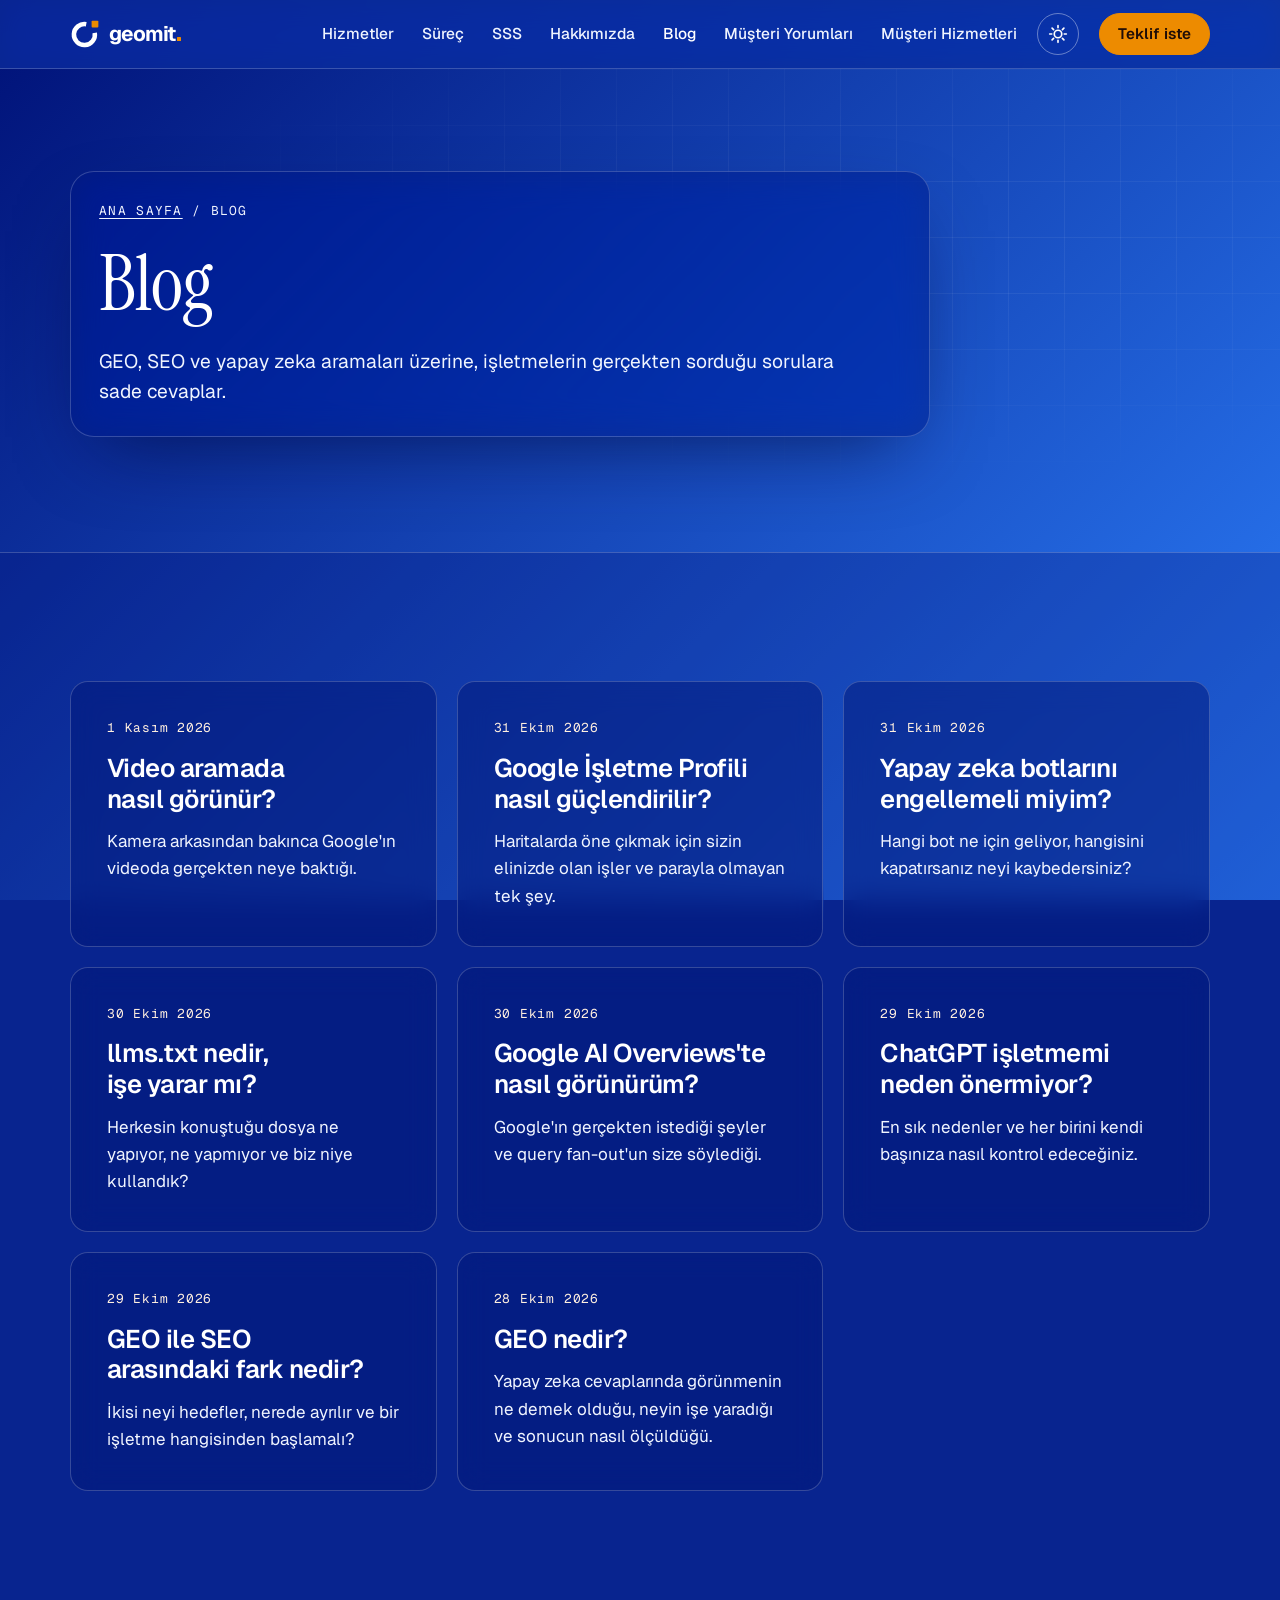
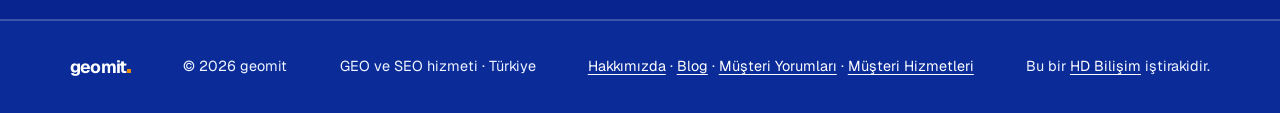
<file: blog/index.html>
<!doctype html>
<html lang="tr">
<head>
<meta charset="utf-8">
<meta name="viewport" content="width=device-width, initial-scale=1, viewport-fit=cover">
<title>Blog | geomit</title>
<meta name="description" content="GEO, SEO ve yapay zeka aramaları üzerine, işletmelerin gerçekten sorduğu sorulara sade cevaplar.">
<link rel="canonical" href="https://geomit.net/blog/">
<meta name="robots" content="index, follow">
<meta name="theme-color" content="#001177">

<!-- Sosyal medyada paylaşım önizlemesi -->
<meta property="og:type" content="website">
<meta property="og:locale" content="tr_TR">
<meta property="og:site_name" content="geomit">
<meta property="og:title" content="Blog | geomit">
<meta property="og:description" content="GEO, SEO ve yapay zeka aramaları üzerine, işletmelerin gerçekten sorduğu sorulara sade cevaplar.">
<meta property="og:url" content="https://geomit.net/blog/">

<link rel="icon" href="../favicon.svg" type="image/svg+xml">
<link rel="preconnect" href="https://fonts.googleapis.com">
<link rel="preconnect" href="https://fonts.gstatic.com" crossorigin>
<link rel="stylesheet" href="https://fonts.googleapis.com/css2?family=Geist:wght@400..700&family=Instrument+Serif:ital@0;1&family=Geist+Mono:wght@400;500&display=swap">
<link rel="stylesheet" href="../style.css?v=20261101c">

<!-- Kayıtlı tema tercihini sayfa çizilmeden uygula (yanıp sönmeyi önler) -->
<script>
  (function () {
    var d = document.documentElement;
    d.classList.add("js");
    try {
      var t = localStorage.getItem("gm-theme");
      if (t === "light" || t === "dark") d.setAttribute("data-theme", t);
    } catch (e) {}
    // Varsayılan palet "Kobalt Şafak" (mavi degrade); eski "Gece Lacivert" adresin sonuna ?palet=lacivert ekleyince
    if (/[?&]palet=lacivert(&|$)/.test(location.search)) d.setAttribute("data-palette", "lacivert");
  })();
</script>
<script src="../main.js?v=20261101c" defer></script>

<!-- Yapılandırılmış veri. SSS metni değişirse FAQPage'i de aynı metinle güncelle. -->
<script type="application/ld+json">
{
  "@context": "https://schema.org",
  "@graph": [
    {
      "@type": "Blog",
      "@id": "https://geomit.net/blog/#blog",
      "name": "geomit Blog",
      "url": "https://geomit.net/blog/",
      "inLanguage": "tr-TR",
      "publisher": {
        "@id": "https://geomit.net/#isletme"
      },
      "blogPost": [
        {
          "@id": "https://geomit.net/blog/video-ile-gorunurluk/#yazi"
        },
        {
          "@id": "https://geomit.net/blog/google-isletme-profili/#yazi"
        },
        {
          "@id": "https://geomit.net/blog/yapay-zeka-botlari/#yazi"
        },
        {
          "@id": "https://geomit.net/blog/llms-txt-nedir/#yazi"
        },
        {
          "@id": "https://geomit.net/blog/google-ai-overviews-gorunmek/#yazi"
        },
        {
          "@id": "https://geomit.net/blog/chatgpt-isletmemi-neden-onermiyor/#yazi"
        },
        {
          "@id": "https://geomit.net/blog/geo-ile-seo-farki/#yazi"
        },
        {
          "@id": "https://geomit.net/blog/geo-nedir/#yazi"
        }
      ]
    },
    {
      "@type": "BreadcrumbList",
      "itemListElement": [
        {
          "@type": "ListItem",
          "position": 1,
          "name": "Ana sayfa",
          "item": "https://geomit.net/"
        },
        {
          "@type": "ListItem",
          "position": 2,
          "name": "Blog",
          "item": "https://geomit.net/blog/"
        }
      ]
    }
  ]
}
</script>
</head>
<body>

<a class="skip" href="#icerik">İçeriğe geç</a>

<!-- ortak:ust -->
<header class="site-header">
  <div class="wrap header-row">
    <a class="logo" href="../" aria-label="geomit ana sayfa">
      <svg class="logo-mark" viewBox="2.8 5.2 40 40" width="30" height="30" aria-hidden="true"><path d="M35.79 23.57A14 14 0 1 1 24.43 12.21" fill="none" stroke="currentColor" stroke-width="6"/><rect x="31.6" y="7.4" width="9" height="9" rx="1.2" fill="var(--orange)"/></svg>
      <span class="logo-word">geomit<span class="logo-dot" aria-hidden="true"></span></span>
    </a>
    <nav aria-label="Ana menü">
      <ul class="nav">
        <li><a href="../#hizmetler">Hizmetler</a></li>
        <li><a href="../#surec">Süreç</a></li>
        <li><a href="../#sss">SSS</a></li>
        <li><a href="../hakkimizda/">Hakkımızda</a></li>
        <li><a href="../blog/" aria-current="page">Blog</a></li>
        <li><a href="../musteri-yorumlari/">Müşteri Yorumları</a></li>
        <li><a href="../musteri-hizmetleri/">Müşteri Hizmetleri</a></li>
      </ul>
    </nav>
    <button class="theme-toggle" type="button" hidden aria-label="Temayı değiştir">
      <svg class="icon-sun" viewBox="0 0 24 24" width="20" height="20" aria-hidden="true"><circle cx="12" cy="12" r="4.5" fill="none" stroke="currentColor" stroke-width="2"/><path d="M12 2v2.5M12 19.5V22M2 12h2.5M19.5 12H22M4.9 4.9l1.8 1.8M17.3 17.3l1.8 1.8M4.9 19.1l1.8-1.8M17.3 6.7l1.8-1.8" stroke="currentColor" stroke-width="2" stroke-linecap="round"/></svg>
      <svg class="icon-moon" viewBox="0 0 24 24" width="20" height="20" aria-hidden="true"><path d="M20 14.5A8.5 8.5 0 0 1 9.5 4a8.5 8.5 0 1 0 10.5 10.5Z" fill="none" stroke="currentColor" stroke-width="2" stroke-linejoin="round"/></svg>
    </button>
    <a class="btn btn-small" href="../#iletisim">Teklif iste</a>
  </div>
</header>
<!-- /ortak:ust -->

<main id="icerik">

  <section class="hero">
    <div class="wrap">
      <div class="hero-text page-head">
        <nav class="crumbs" aria-label="Sayfa yolu" data-reveal><a href="../">Ana sayfa</a> / <span aria-current="page">Blog</span></nav>
        <h1 data-reveal>Blog</h1>
        <p class="lead" data-reveal>GEO, SEO ve yapay zeka aramaları üzerine, işletmelerin gerçekten sorduğu sorulara sade cevaplar.</p>
      </div>
    </div>
  </section>

  <section id="yazilar" class="band">
    <div class="wrap">
      <div class="blog-list">
        <article class="compare-col post-card" data-reveal>
          <time class="post-date" datetime="2026-11-01">1 Kasım 2026</time>
          <h2><a href="video-ile-gorunurluk/">Video aramada nasıl görünür?</a></h2>
          <p>Kamera arkasından bakınca Google'ın videoda gerçekten neye baktığı.</p>
        </article>
        <article class="compare-col post-card" data-reveal>
          <time class="post-date" datetime="2026-10-31">31 Ekim 2026</time>
          <h2><a href="google-isletme-profili/">Google İşletme Profili nasıl güçlendirilir?</a></h2>
          <p>Haritalarda öne çıkmak için sizin elinizde olan işler ve parayla olmayan tek şey.</p>
        </article>
        <article class="compare-col post-card" data-reveal>
          <time class="post-date" datetime="2026-10-31">31 Ekim 2026</time>
          <h2><a href="yapay-zeka-botlari/">Yapay zeka botlarını engellemeli miyim?</a></h2>
          <p>Hangi bot ne için geliyor, hangisini kapatırsanız neyi kaybedersiniz?</p>
        </article>
        <article class="compare-col post-card" data-reveal>
          <time class="post-date" datetime="2026-10-30">30 Ekim 2026</time>
          <h2><a href="llms-txt-nedir/">llms.txt nedir, işe yarar mı?</a></h2>
          <p>Herkesin konuştuğu dosya ne yapıyor, ne yapmıyor ve biz niye kullandık?</p>
        </article>
        <article class="compare-col post-card" data-reveal>
          <time class="post-date" datetime="2026-10-30">30 Ekim 2026</time>
          <h2><a href="google-ai-overviews-gorunmek/">Google AI Overviews'te nasıl görünürüm?</a></h2>
          <p>Google'ın gerçekten istediği şeyler ve query fan-out'un size söylediği.</p>
        </article>
        <article class="compare-col post-card" data-reveal>
          <time class="post-date" datetime="2026-10-29">29 Ekim 2026</time>
          <h2><a href="chatgpt-isletmemi-neden-onermiyor/">ChatGPT işletmemi neden önermiyor?</a></h2>
          <p>En sık nedenler ve her birini kendi başınıza nasıl kontrol edeceğiniz.</p>
        </article>
        <article class="compare-col post-card" data-reveal>
          <time class="post-date" datetime="2026-10-29">29 Ekim 2026</time>
          <h2><a href="geo-ile-seo-farki/">GEO ile SEO arasındaki fark nedir?</a></h2>
          <p>İkisi neyi hedefler, nerede ayrılır ve bir işletme hangisinden başlamalı?</p>
        </article>
        <article class="compare-col post-card" data-reveal>
          <time class="post-date" datetime="2026-10-28">28 Ekim 2026</time>
          <h2><a href="geo-nedir/">GEO nedir?</a></h2>
          <p>Yapay zeka cevaplarında görünmenin ne demek olduğu, neyin işe yaradığı ve sonucun nasıl ölçüldüğü.</p>
        </article>
      </div>
    </div>
  </section>

</main>

<!-- ortak:alt -->
<footer class="site-footer">
  <div class="wrap footer-row">
    <span class="logo-word footer-logo">geomit<span class="logo-dot" aria-hidden="true"></span></span>
    <span>© 2026 geomit</span>
    <span>GEO ve SEO hizmeti · Türkiye</span>
    <span><a class="footer-link" href="../hakkimizda/">Hakkımızda</a> · <a class="footer-link" href="../blog/" aria-current="page">Blog</a> · <a class="footer-link" href="../musteri-yorumlari/">Müşteri Yorumları</a> · <a class="footer-link" href="../musteri-hizmetleri/">Müşteri Hizmetleri</a></span>
    <span>Bu bir <a class="footer-link" href="https://www.hdbilisim.com/" rel="noopener">HD Bilişim</a> iştirakidir.</span>
  </div>
</footer>
<!-- /ortak:alt -->

</body>
</html>
</file>
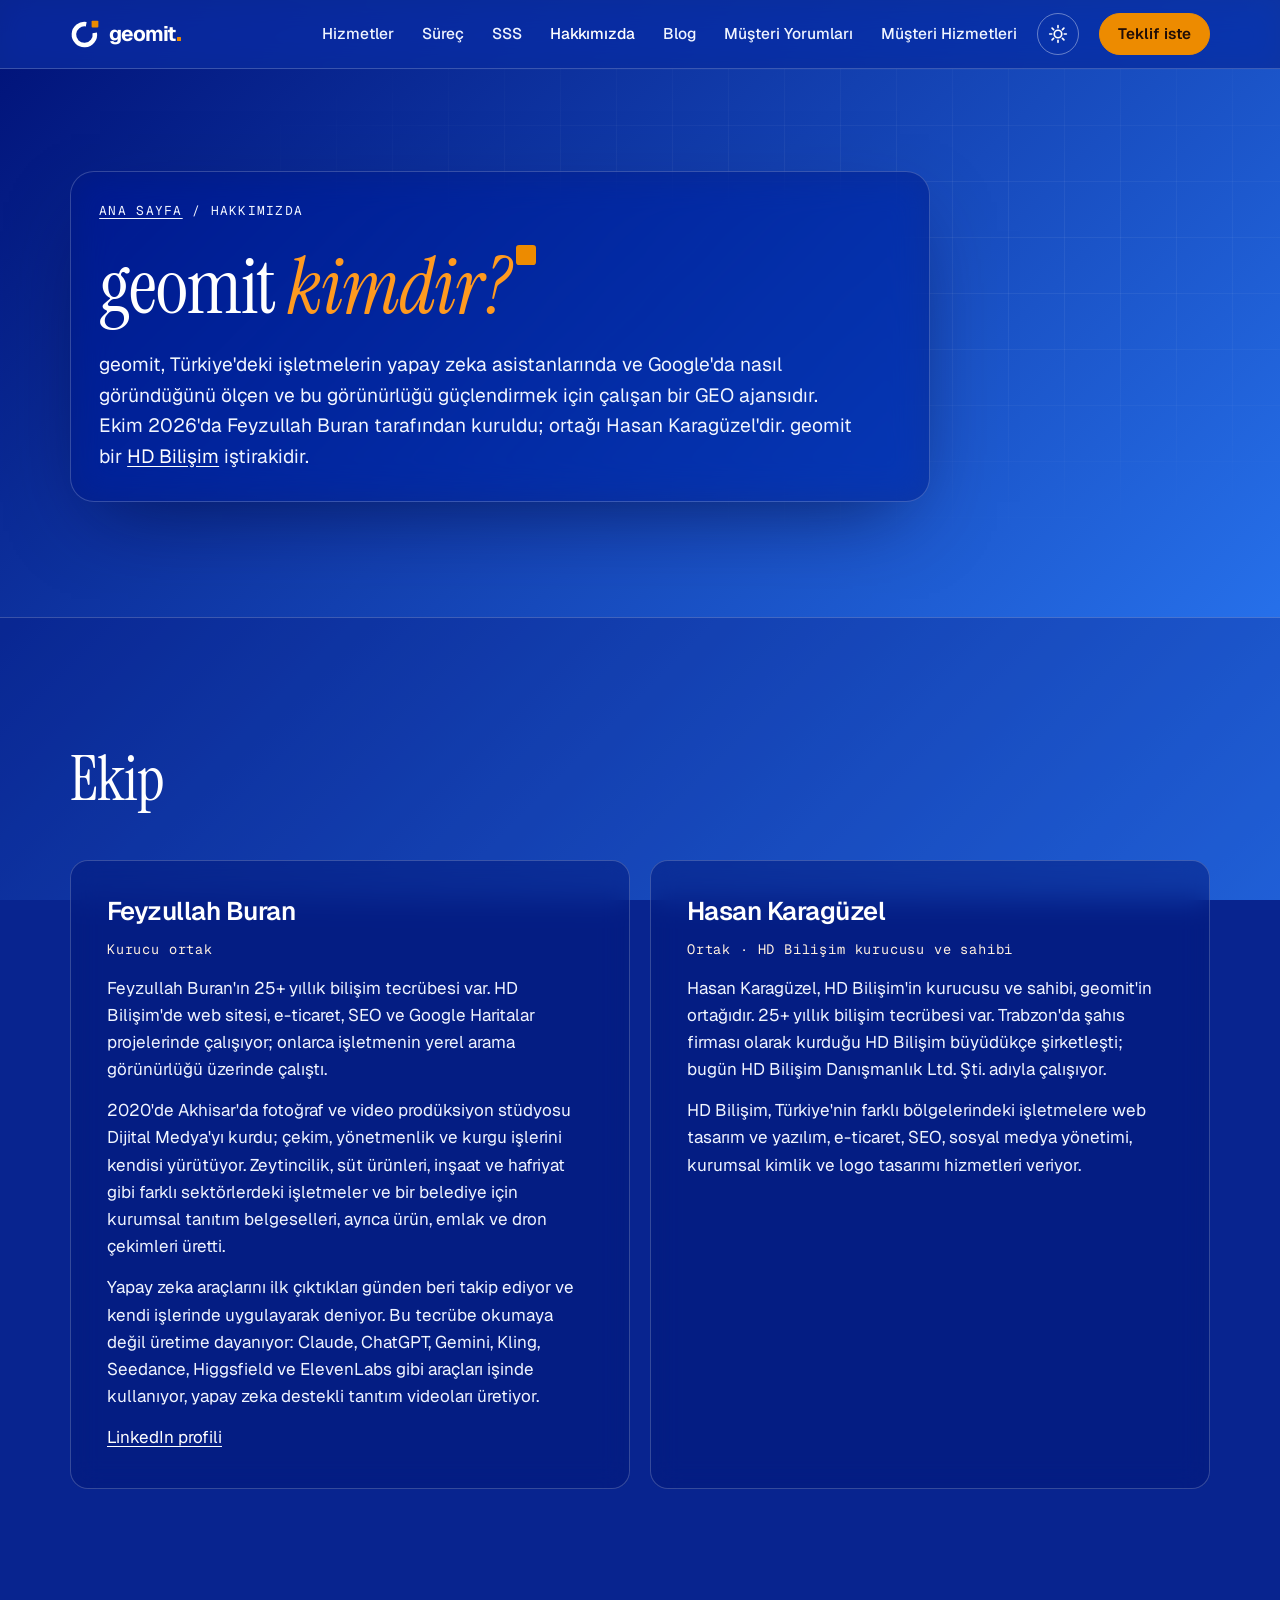
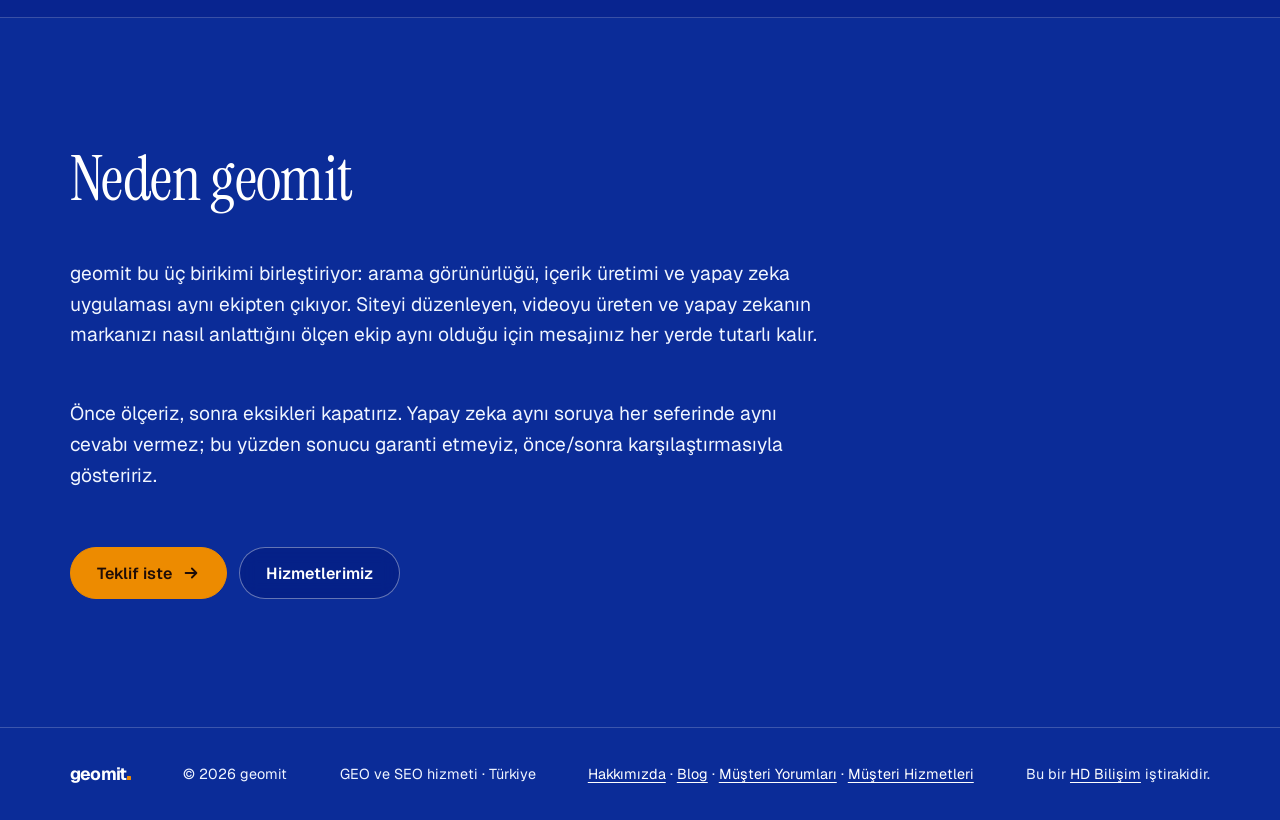
<file: hakkimizda/index.html>
<!doctype html>
<html lang="tr">
<head>
<meta charset="utf-8">
<meta name="viewport" content="width=device-width, initial-scale=1, viewport-fit=cover">
<title>geomit kimdir? | Hakkımızda</title>
<meta name="description" content="geomit, işletmelerin yapay zeka asistanlarında ve Google'da nasıl göründüğünü ölçen bir GEO ajansıdır. Feyzullah Buran tarafından kuruldu; ortağı Hasan Karagüzel'dir.">
<link rel="canonical" href="https://geomit.net/hakkimizda/">
<meta name="robots" content="index, follow">
<meta name="theme-color" content="#001177">

<!-- Sosyal medyada paylaşım önizlemesi -->
<meta property="og:type" content="website">
<meta property="og:locale" content="tr_TR">
<meta property="og:site_name" content="geomit">
<meta property="og:title" content="geomit kimdir? | Hakkımızda">
<meta property="og:description" content="geomit'i kuran ekip: arama görünürlüğü, içerik üretimi ve yapay zeka uygulaması bir arada.">
<meta property="og:url" content="https://geomit.net/hakkimizda/">

<link rel="icon" href="../favicon.svg" type="image/svg+xml">
<link rel="preconnect" href="https://fonts.googleapis.com">
<link rel="preconnect" href="https://fonts.gstatic.com" crossorigin>
<link rel="stylesheet" href="https://fonts.googleapis.com/css2?family=Geist:wght@400..700&family=Instrument+Serif:ital@0;1&family=Geist+Mono:wght@400;500&display=swap">
<link rel="stylesheet" href="../style.css?v=20261101c">

<!-- Kayıtlı tema tercihini sayfa çizilmeden uygula (yanıp sönmeyi önler) -->
<script>
  (function () {
    var d = document.documentElement;
    d.classList.add("js");
    try {
      var t = localStorage.getItem("gm-theme");
      if (t === "light" || t === "dark") d.setAttribute("data-theme", t);
    } catch (e) {}
    // Varsayılan palet "Kobalt Şafak" (mavi degrade); eski "Gece Lacivert" adresin sonuna ?palet=lacivert ekleyince
    if (/[?&]palet=lacivert(&|$)/.test(location.search)) d.setAttribute("data-palette", "lacivert");
  })();
</script>
<script src="../main.js?v=20261101c" defer></script>

<!-- Yapılandırılmış veri: yapay zekanın "geomit kim?" sorusunun cevabı. Unvanlar değişirse burayı da güncelle. -->
<script type="application/ld+json">
{
  "@context": "https://schema.org",
  "@graph": [
    {
      "@type": "AboutPage",
      "@id": "https://geomit.net/hakkimizda/#sayfa",
      "url": "https://geomit.net/hakkimizda/",
      "name": "geomit kimdir?",
      "inLanguage": "tr-TR",
      "isPartOf": { "@id": "https://geomit.net/#site" },
      "about": { "@id": "https://geomit.net/#isletme" },
      "breadcrumb": { "@id": "https://geomit.net/hakkimizda/#yol" }
    },
    {
      "@type": "BreadcrumbList",
      "@id": "https://geomit.net/hakkimizda/#yol",
      "itemListElement": [
        { "@type": "ListItem", "position": 1, "name": "Ana sayfa", "item": "https://geomit.net/" },
        { "@type": "ListItem", "position": 2, "name": "Hakkımızda", "item": "https://geomit.net/hakkimizda/" }
      ]
    },
    {
      "@type": "Person",
      "@id": "https://geomit.net/hakkimizda/#feyzullah-buran",
      "name": "Feyzullah Buran",
      "jobTitle": "Kurucu ortak",
      "url": "https://geomit.net/hakkimizda/",
      "worksFor": { "@id": "https://geomit.net/#isletme" },
      "sameAs": ["https://www.linkedin.com/in/feyzullahburan"]
    },
    {
      "@type": "Person",
      "@id": "https://geomit.net/hakkimizda/#hasan-karaguzel",
      "name": "Hasan Karagüzel",
      "jobTitle": "HD Bilişim kurucusu ve sahibi",
      "url": "https://geomit.net/hakkimizda/",
      "worksFor": [
        { "@id": "https://geomit.net/#isletme" },
        { "@type": "Organization", "name": "HD Bilişim", "url": "https://www.hdbilisim.com/" }
      ]
    }
  ]
}
</script>
</head>
<body>

<a class="skip" href="#icerik">İçeriğe geç</a>

<!-- ortak:ust -->
<header class="site-header">
  <div class="wrap header-row">
    <a class="logo" href="../" aria-label="geomit ana sayfa">
      <svg class="logo-mark" viewBox="2.8 5.2 40 40" width="30" height="30" aria-hidden="true"><path d="M35.79 23.57A14 14 0 1 1 24.43 12.21" fill="none" stroke="currentColor" stroke-width="6"/><rect x="31.6" y="7.4" width="9" height="9" rx="1.2" fill="var(--orange)"/></svg>
      <span class="logo-word">geomit<span class="logo-dot" aria-hidden="true"></span></span>
    </a>
    <nav aria-label="Ana menü">
      <ul class="nav">
        <li><a href="../#hizmetler">Hizmetler</a></li>
        <li><a href="../#surec">Süreç</a></li>
        <li><a href="../#sss">SSS</a></li>
        <li><a href="../hakkimizda/" aria-current="page">Hakkımızda</a></li>
        <li><a href="../blog/">Blog</a></li>
        <li><a href="../musteri-yorumlari/">Müşteri Yorumları</a></li>
        <li><a href="../musteri-hizmetleri/">Müşteri Hizmetleri</a></li>
      </ul>
    </nav>
    <button class="theme-toggle" type="button" hidden aria-label="Temayı değiştir">
      <svg class="icon-sun" viewBox="0 0 24 24" width="20" height="20" aria-hidden="true"><circle cx="12" cy="12" r="4.5" fill="none" stroke="currentColor" stroke-width="2"/><path d="M12 2v2.5M12 19.5V22M2 12h2.5M19.5 12H22M4.9 4.9l1.8 1.8M17.3 17.3l1.8 1.8M4.9 19.1l1.8-1.8M17.3 6.7l1.8-1.8" stroke="currentColor" stroke-width="2" stroke-linecap="round"/></svg>
      <svg class="icon-moon" viewBox="0 0 24 24" width="20" height="20" aria-hidden="true"><path d="M20 14.5A8.5 8.5 0 0 1 9.5 4a8.5 8.5 0 1 0 10.5 10.5Z" fill="none" stroke="currentColor" stroke-width="2" stroke-linejoin="round"/></svg>
    </button>
    <a class="btn btn-small" href="../#iletisim">Teklif iste</a>
  </div>
</header>
<!-- /ortak:ust -->

<main id="icerik">

  <section class="hero">
    <div class="wrap">
      <div class="hero-text page-head">
        <nav class="crumbs" aria-label="Sayfa yolu" data-reveal><a href="../">Ana sayfa</a> / <span aria-current="page">Hakkımızda</span></nav>
        <h1 data-reveal>geomit <span class="h1-q">kimdir?</span></h1>
        <p class="lead" data-reveal>geomit, Türkiye'deki işletmelerin yapay zeka asistanlarında ve Google'da nasıl göründüğünü ölçen ve bu görünürlüğü güçlendirmek için çalışan bir GEO ajansıdır. Ekim 2026'da Feyzullah Buran tarafından kuruldu; ortağı Hasan Karagüzel'dir. geomit bir <a class="footer-link" href="https://www.hdbilisim.com/" rel="noopener">HD Bilişim</a> iştirakidir.</p>
      </div>
    </div>
  </section>

  <section id="ekip" class="band">
    <div class="wrap">
      <h2 data-reveal>Ekip</h2>
      <div class="compare">
        <article class="compare-col person" data-reveal>
          <h3>Feyzullah Buran</h3>
          <p class="person-role">Kurucu ortak</p>
          <p>Feyzullah Buran'ın 25+ yıllık bilişim tecrübesi var. HD Bilişim'de web sitesi, e-ticaret, SEO ve Google Haritalar projelerinde çalışıyor; onlarca işletmenin yerel arama görünürlüğü üzerinde çalıştı.</p>
          <p>2020'de Akhisar'da fotoğraf ve video prodüksiyon stüdyosu Dijital Medya'yı kurdu; çekim, yönetmenlik ve kurgu işlerini kendisi yürütüyor. Zeytincilik, süt ürünleri, inşaat ve hafriyat gibi farklı sektörlerdeki işletmeler ve bir belediye için kurumsal tanıtım belgeselleri, ayrıca ürün, emlak ve dron çekimleri üretti.</p>
          <p>Yapay zeka araçlarını ilk çıktıkları günden beri takip ediyor ve kendi işlerinde uygulayarak deniyor. Bu tecrübe okumaya değil üretime dayanıyor: Claude, ChatGPT, Gemini, Kling, Seedance, Higgsfield ve ElevenLabs gibi araçları işinde kullanıyor, yapay zeka destekli tanıtım videoları üretiyor.</p>
          <p><a href="https://www.linkedin.com/in/feyzullahburan" target="_blank" rel="noopener">LinkedIn profili</a></p>
        </article>
        <article class="compare-col person" data-reveal>
          <h3>Hasan Karagüzel</h3>
          <p class="person-role">Ortak · HD Bilişim kurucusu ve sahibi</p>
          <p>Hasan Karagüzel, HD Bilişim'in kurucusu ve sahibi, geomit'in ortağıdır. 25+ yıllık bilişim tecrübesi var. Trabzon'da şahıs firması olarak kurduğu HD Bilişim büyüdükçe şirketleşti; bugün HD Bilişim Danışmanlık Ltd. Şti. adıyla çalışıyor.</p>
          <p>HD Bilişim, Türkiye'nin farklı bölgelerindeki işletmelere web tasarım ve yazılım, e-ticaret, SEO, sosyal medya yönetimi, kurumsal kimlik ve logo tasarımı hizmetleri veriyor.</p>
        </article>
      </div>
    </div>
  </section>

  <section id="neden-geomit">
    <div class="wrap">
      <h2 data-reveal>Neden geomit</h2>
      <p class="lead" data-reveal>geomit bu üç birikimi birleştiriyor: arama görünürlüğü, içerik üretimi ve yapay zeka uygulaması aynı ekipten çıkıyor. Siteyi düzenleyen, videoyu üreten ve yapay zekanın markanızı nasıl anlattığını ölçen ekip aynı olduğu için mesajınız her yerde tutarlı kalır.</p>
      <p class="lead" data-reveal>Önce ölçeriz, sonra eksikleri kapatırız. Yapay zeka aynı soruya her seferinde aynı cevabı vermez; bu yüzden sonucu garanti etmeyiz, önce/sonra karşılaştırmasıyla gösteririz.</p>
      <div class="cta-row" data-reveal>
        <a class="btn" href="../#iletisim">Teklif iste
          <svg viewBox="0 0 20 20" width="18" height="18" aria-hidden="true"><path d="M4 10h11m-4-5 5 5-5 5" fill="none" stroke="currentColor" stroke-width="2" stroke-linecap="round" stroke-linejoin="round"/></svg></a>
        <a class="btn btn-ghost" href="../#hizmetler">Hizmetlerimiz</a>
      </div>
    </div>
  </section>

</main>

<!-- ortak:alt -->
<footer class="site-footer">
  <div class="wrap footer-row">
    <span class="logo-word footer-logo">geomit<span class="logo-dot" aria-hidden="true"></span></span>
    <span>© 2026 geomit</span>
    <span>GEO ve SEO hizmeti · Türkiye</span>
    <span><a class="footer-link" href="../hakkimizda/" aria-current="page">Hakkımızda</a> · <a class="footer-link" href="../blog/">Blog</a> · <a class="footer-link" href="../musteri-yorumlari/">Müşteri Yorumları</a> · <a class="footer-link" href="../musteri-hizmetleri/">Müşteri Hizmetleri</a></span>
    <span>Bu bir <a class="footer-link" href="https://www.hdbilisim.com/" rel="noopener">HD Bilişim</a> iştirakidir.</span>
  </div>
</footer>
<!-- /ortak:alt -->

</body>
</html>
</file>
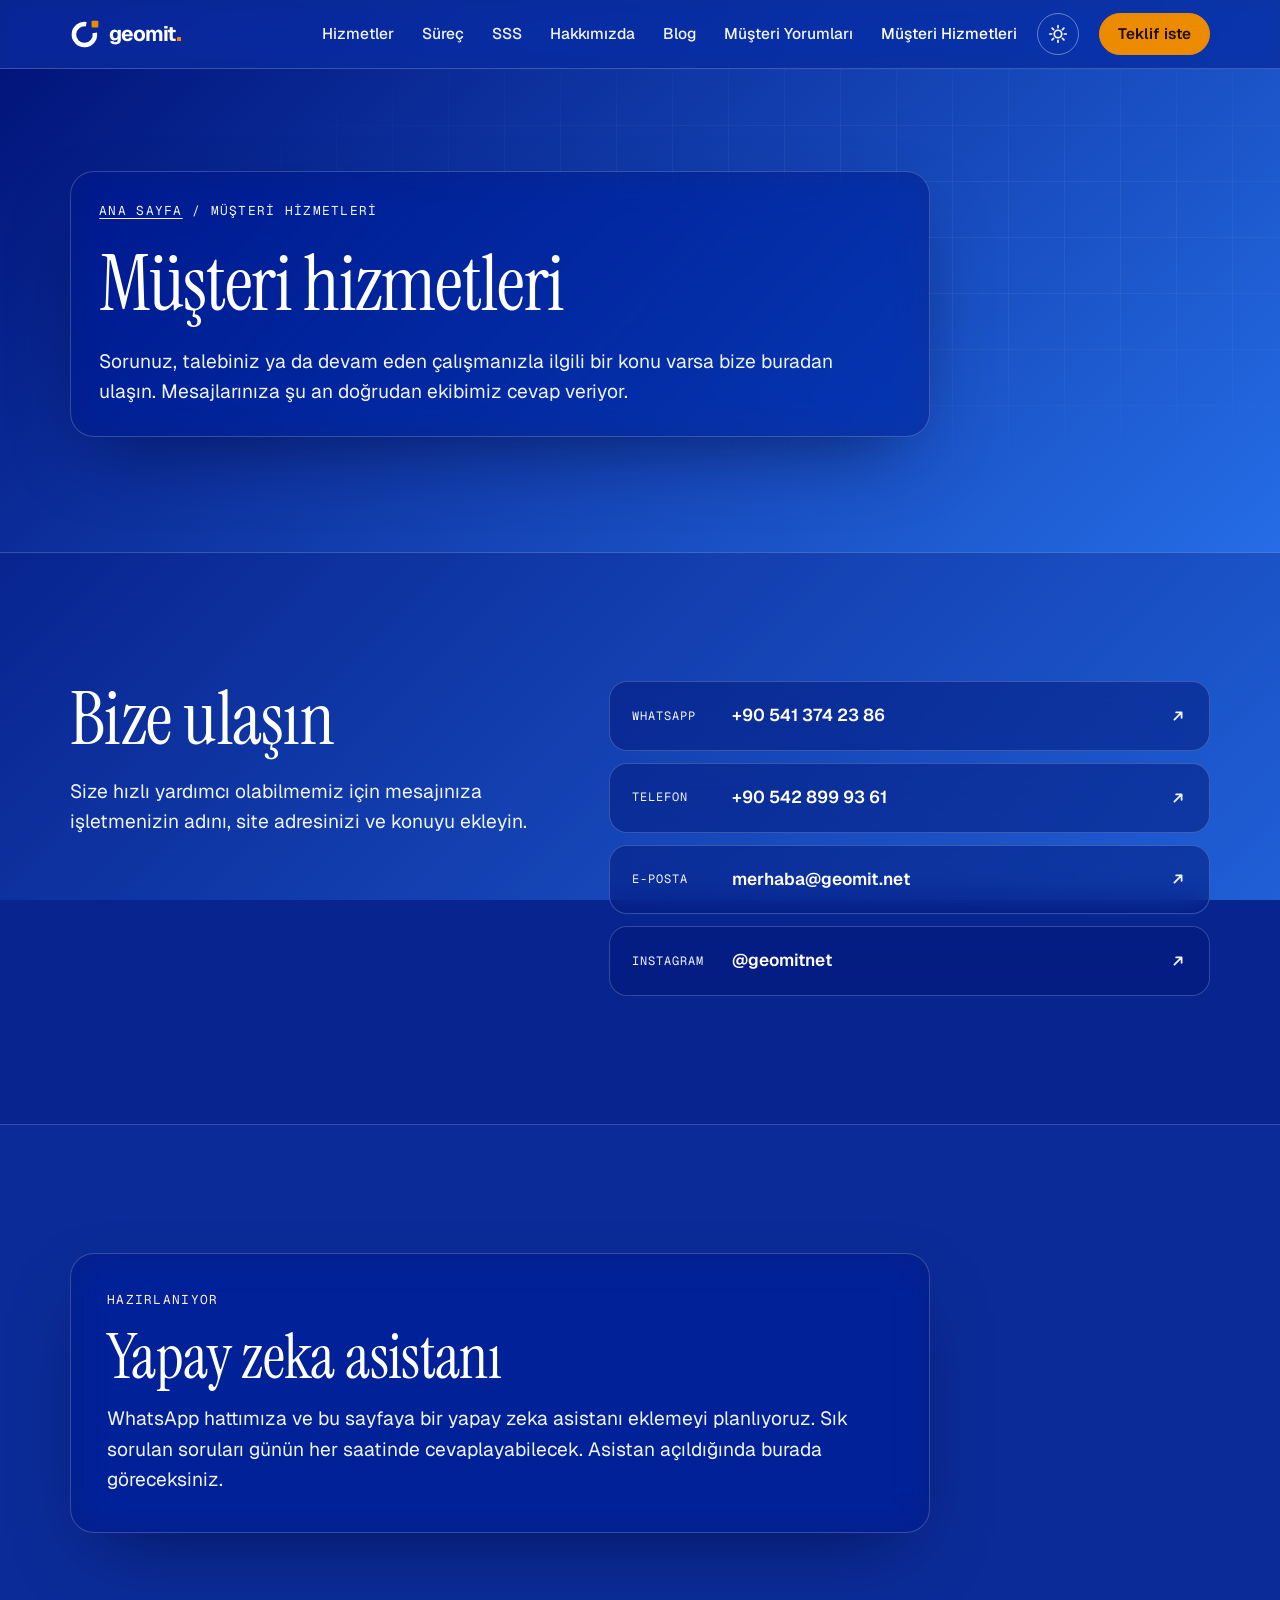
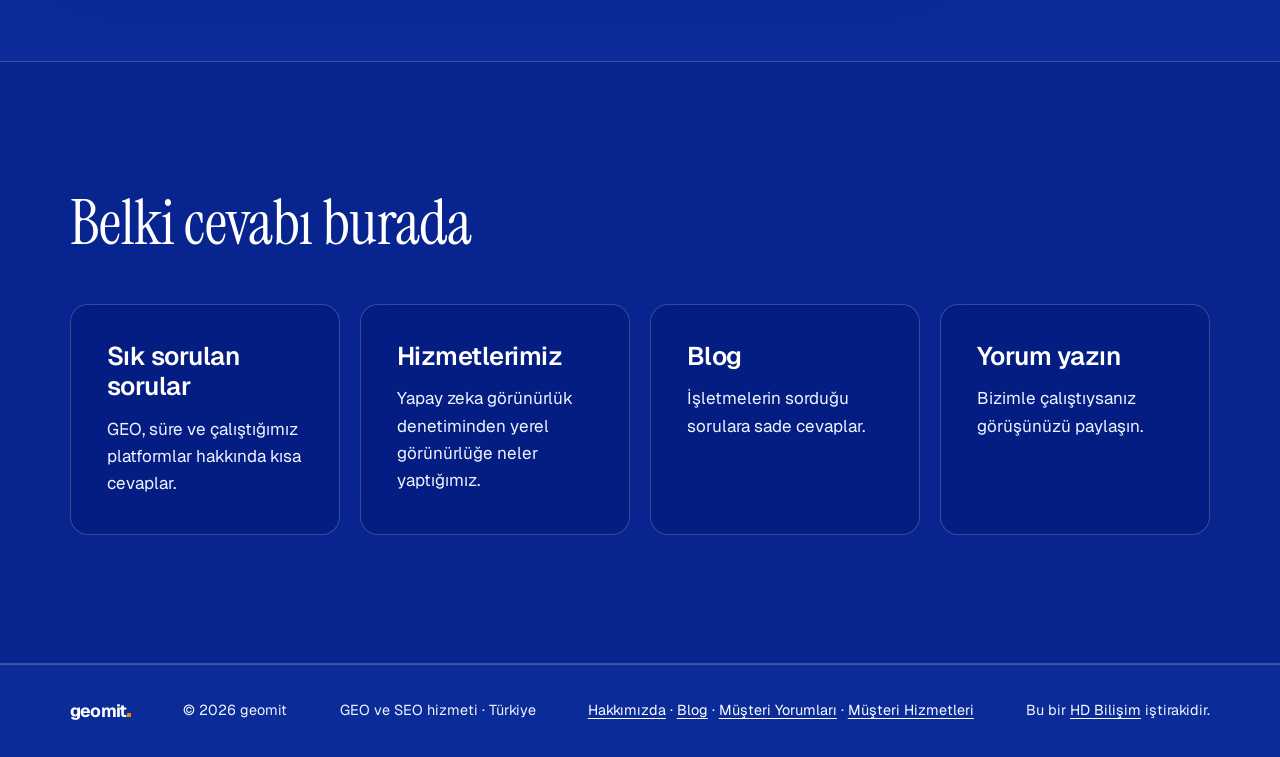
<file: musteri-hizmetleri/index.html>
<!doctype html>
<html lang="tr">
<head>
<meta charset="utf-8">
<meta name="viewport" content="width=device-width, initial-scale=1, viewport-fit=cover">
<title>Müşteri hizmetleri | geomit</title>
<meta name="description" content="geomit müşteri hizmetleri: WhatsApp, telefon, e-posta ve Instagram kanallarımızdan bize ulaşın.">
<link rel="canonical" href="https://geomit.net/musteri-hizmetleri/">
<meta name="robots" content="index, follow">
<meta name="theme-color" content="#001177">

<!-- Sosyal medyada paylaşım önizlemesi -->
<meta property="og:type" content="website">
<meta property="og:locale" content="tr_TR">
<meta property="og:site_name" content="geomit">
<meta property="og:title" content="Müşteri hizmetleri | geomit">
<meta property="og:description" content="geomit müşteri hizmetleri: WhatsApp, telefon, e-posta ve Instagram kanallarımızdan bize ulaşın.">
<meta property="og:url" content="https://geomit.net/musteri-hizmetleri/">

<link rel="icon" href="../favicon.svg" type="image/svg+xml">
<link rel="preconnect" href="https://fonts.googleapis.com">
<link rel="preconnect" href="https://fonts.gstatic.com" crossorigin>
<link rel="stylesheet" href="https://fonts.googleapis.com/css2?family=Geist:wght@400..700&family=Instrument+Serif:ital@0;1&family=Geist+Mono:wght@400;500&display=swap">
<link rel="stylesheet" href="../style.css?v=20261101c">

<!-- Kayıtlı tema tercihini sayfa çizilmeden uygula (yanıp sönmeyi önler) -->
<script>
  (function () {
    var d = document.documentElement;
    d.classList.add("js");
    try {
      var t = localStorage.getItem("gm-theme");
      if (t === "light" || t === "dark") d.setAttribute("data-theme", t);
    } catch (e) {}
    // Varsayılan palet "Kobalt Şafak" (mavi degrade); eski "Gece Lacivert" adresin sonuna ?palet=lacivert ekleyince
    if (/[?&]palet=lacivert(&|$)/.test(location.search)) d.setAttribute("data-palette", "lacivert");
  })();
</script>
<script src="../main.js?v=20261101c" defer></script>


<!-- Yapılandırılmış veri -->
<script type="application/ld+json">
{
  "@context": "https://schema.org",
  "@graph": [
    {
      "@type": "ContactPage",
      "@id": "https://geomit.net/musteri-hizmetleri/#sayfa",
      "url": "https://geomit.net/musteri-hizmetleri/",
      "name": "Müşteri hizmetleri",
      "inLanguage": "tr-TR",
      "isPartOf": { "@id": "https://geomit.net/#site" },
      "about": { "@id": "https://geomit.net/#isletme" },
      "breadcrumb": { "@id": "https://geomit.net/musteri-hizmetleri/#yol" }
    },
    {
      "@type": "BreadcrumbList",
      "@id": "https://geomit.net/musteri-hizmetleri/#yol",
      "itemListElement": [
        { "@type": "ListItem", "position": 1, "name": "Ana sayfa", "item": "https://geomit.net/" },
        { "@type": "ListItem", "position": 2, "name": "Müşteri hizmetleri", "item": "https://geomit.net/musteri-hizmetleri/" }
      ]
    }
  ]
}
</script>
</head>
<body>

<a class="skip" href="#icerik">İçeriğe geç</a>

<!-- ortak:ust -->
<header class="site-header">
  <div class="wrap header-row">
    <a class="logo" href="../" aria-label="geomit ana sayfa">
      <svg class="logo-mark" viewBox="2.8 5.2 40 40" width="30" height="30" aria-hidden="true"><path d="M35.79 23.57A14 14 0 1 1 24.43 12.21" fill="none" stroke="currentColor" stroke-width="6"/><rect x="31.6" y="7.4" width="9" height="9" rx="1.2" fill="var(--orange)"/></svg>
      <span class="logo-word">geomit<span class="logo-dot" aria-hidden="true"></span></span>
    </a>
    <nav aria-label="Ana menü">
      <ul class="nav">
        <li><a href="../#hizmetler">Hizmetler</a></li>
        <li><a href="../#surec">Süreç</a></li>
        <li><a href="../#sss">SSS</a></li>
        <li><a href="../hakkimizda/">Hakkımızda</a></li>
        <li><a href="../blog/">Blog</a></li>
        <li><a href="../musteri-yorumlari/">Müşteri Yorumları</a></li>
        <li><a href="../musteri-hizmetleri/" aria-current="page">Müşteri Hizmetleri</a></li>
      </ul>
    </nav>
    <button class="theme-toggle" type="button" hidden aria-label="Temayı değiştir">
      <svg class="icon-sun" viewBox="0 0 24 24" width="20" height="20" aria-hidden="true"><circle cx="12" cy="12" r="4.5" fill="none" stroke="currentColor" stroke-width="2"/><path d="M12 2v2.5M12 19.5V22M2 12h2.5M19.5 12H22M4.9 4.9l1.8 1.8M17.3 17.3l1.8 1.8M4.9 19.1l1.8-1.8M17.3 6.7l1.8-1.8" stroke="currentColor" stroke-width="2" stroke-linecap="round"/></svg>
      <svg class="icon-moon" viewBox="0 0 24 24" width="20" height="20" aria-hidden="true"><path d="M20 14.5A8.5 8.5 0 0 1 9.5 4a8.5 8.5 0 1 0 10.5 10.5Z" fill="none" stroke="currentColor" stroke-width="2" stroke-linejoin="round"/></svg>
    </button>
    <a class="btn btn-small" href="../#iletisim">Teklif iste</a>
  </div>
</header>
<!-- /ortak:ust -->

<main id="icerik">

  <section class="hero">
    <div class="wrap">
      <div class="hero-text page-head">
        <nav class="crumbs" aria-label="Sayfa yolu" data-reveal><a href="../">Ana sayfa</a> / <span aria-current="page">Müşteri hizmetleri</span></nav>
        <h1 data-reveal>Müşteri hizmetleri</h1>
        <p class="lead" data-reveal>Sorunuz, talebiniz ya da devam eden çalışmanızla ilgili bir konu varsa bize buradan ulaşın. Mesajlarınıza şu an doğrudan ekibimiz cevap veriyor.</p>
      </div>
    </div>
  </section>

  <section id="kanallar" class="band">
    <div class="wrap contact">
      <div class="contact-text" data-reveal>
        <h2>Bize ulaşın</h2>
        <p class="lead">Size hızlı yardımcı olabilmemiz için mesajınıza işletmenizin adını, site adresinizi ve konuyu ekleyin.</p>
      </div>
      <ul class="contact-list" data-reveal>
        <li><a class="contact-item" href="https://wa.me/905413742386?text=Merhaba%2C%20geomit%20m%C3%BC%C5%9Fteri%20hizmetleri%20ile%20g%C3%B6r%C3%BC%C5%9Fmek%20istiyorum." target="_blank" rel="noopener"><span class="contact-label">WhatsApp</span><span class="contact-value">+90 541 374 23 86</span><svg class="contact-arrow" viewBox="0 0 20 20" width="18" height="18" aria-hidden="true"><path d="M6 14 14 6m-6 0h6v6" fill="none" stroke="currentColor" stroke-width="2" stroke-linecap="round" stroke-linejoin="round"/></svg></a></li>
        <li><a class="contact-item" href="tel:+905428999361"><span class="contact-label">Telefon</span><span class="contact-value">+90 542 899 93 61</span><svg class="contact-arrow" viewBox="0 0 20 20" width="18" height="18" aria-hidden="true"><path d="M6 14 14 6m-6 0h6v6" fill="none" stroke="currentColor" stroke-width="2" stroke-linecap="round" stroke-linejoin="round"/></svg></a></li>
        <li><a class="contact-item" href="mailto:merhaba@geomit.net"><span class="contact-label">E-posta</span><span class="contact-value">merhaba@geomit.net</span><svg class="contact-arrow" viewBox="0 0 20 20" width="18" height="18" aria-hidden="true"><path d="M6 14 14 6m-6 0h6v6" fill="none" stroke="currentColor" stroke-width="2" stroke-linecap="round" stroke-linejoin="round"/></svg></a></li>
        <li><a class="contact-item" href="https://www.instagram.com/geomitnet/" target="_blank" rel="noopener"><span class="contact-label">Instagram</span><span class="contact-value">@geomitnet</span><svg class="contact-arrow" viewBox="0 0 20 20" width="18" height="18" aria-hidden="true"><path d="M6 14 14 6m-6 0h6v6" fill="none" stroke="currentColor" stroke-width="2" stroke-linecap="round" stroke-linejoin="round"/></svg></a></li>
      </ul>
    </div>
  </section>

  <section id="asistan">
    <div class="wrap">
      <div class="asistan-kart" data-reveal>
        <p class="asistan-etiket">Hazırlanıyor</p>
        <h2>Yapay zeka asistanı</h2>
        <p class="lead">WhatsApp hattımıza ve bu sayfaya bir yapay zeka asistanı eklemeyi planlıyoruz. Sık sorulan soruları günün her saatinde cevaplayabilecek. Asistan açıldığında burada göreceksiniz.</p>
      </div>
    </div>
  </section>

  <section id="yardim" class="band">
    <div class="wrap">
      <h2 data-reveal>Belki cevabı burada</h2>
      <div class="kesfet-list">
        <article class="compare-col post-card" data-reveal>
          <h3><a href="../#sss">Sık sorulan sorular</a></h3>
          <p>GEO, süre ve çalıştığımız platformlar hakkında kısa cevaplar.</p>
        </article>
        <article class="compare-col post-card" data-reveal>
          <h3><a href="../#hizmetler">Hizmetlerimiz</a></h3>
          <p>Yapay zeka görünürlük denetiminden yerel görünürlüğe neler yaptığımız.</p>
        </article>
        <article class="compare-col post-card" data-reveal>
          <h3><a href="../blog/">Blog</a></h3>
          <p>İşletmelerin sorduğu sorulara sade cevaplar.</p>
        </article>
        <article class="compare-col post-card" data-reveal>
          <h3><a href="../musteri-yorumlari/#yorum-yaz">Yorum yazın</a></h3>
          <p>Bizimle çalıştıysanız görüşünüzü paylaşın.</p>
        </article>
      </div>
    </div>
  </section>

</main>

<!-- ortak:alt -->
<footer class="site-footer">
  <div class="wrap footer-row">
    <span class="logo-word footer-logo">geomit<span class="logo-dot" aria-hidden="true"></span></span>
    <span>© 2026 geomit</span>
    <span>GEO ve SEO hizmeti · Türkiye</span>
    <span><a class="footer-link" href="../hakkimizda/">Hakkımızda</a> · <a class="footer-link" href="../blog/">Blog</a> · <a class="footer-link" href="../musteri-yorumlari/">Müşteri Yorumları</a> · <a class="footer-link" href="../musteri-hizmetleri/" aria-current="page">Müşteri Hizmetleri</a></span>
    <span>Bu bir <a class="footer-link" href="https://www.hdbilisim.com/" rel="noopener">HD Bilişim</a> iştirakidir.</span>
  </div>
</footer>
<!-- /ortak:alt -->

</body>
</html>
</file>
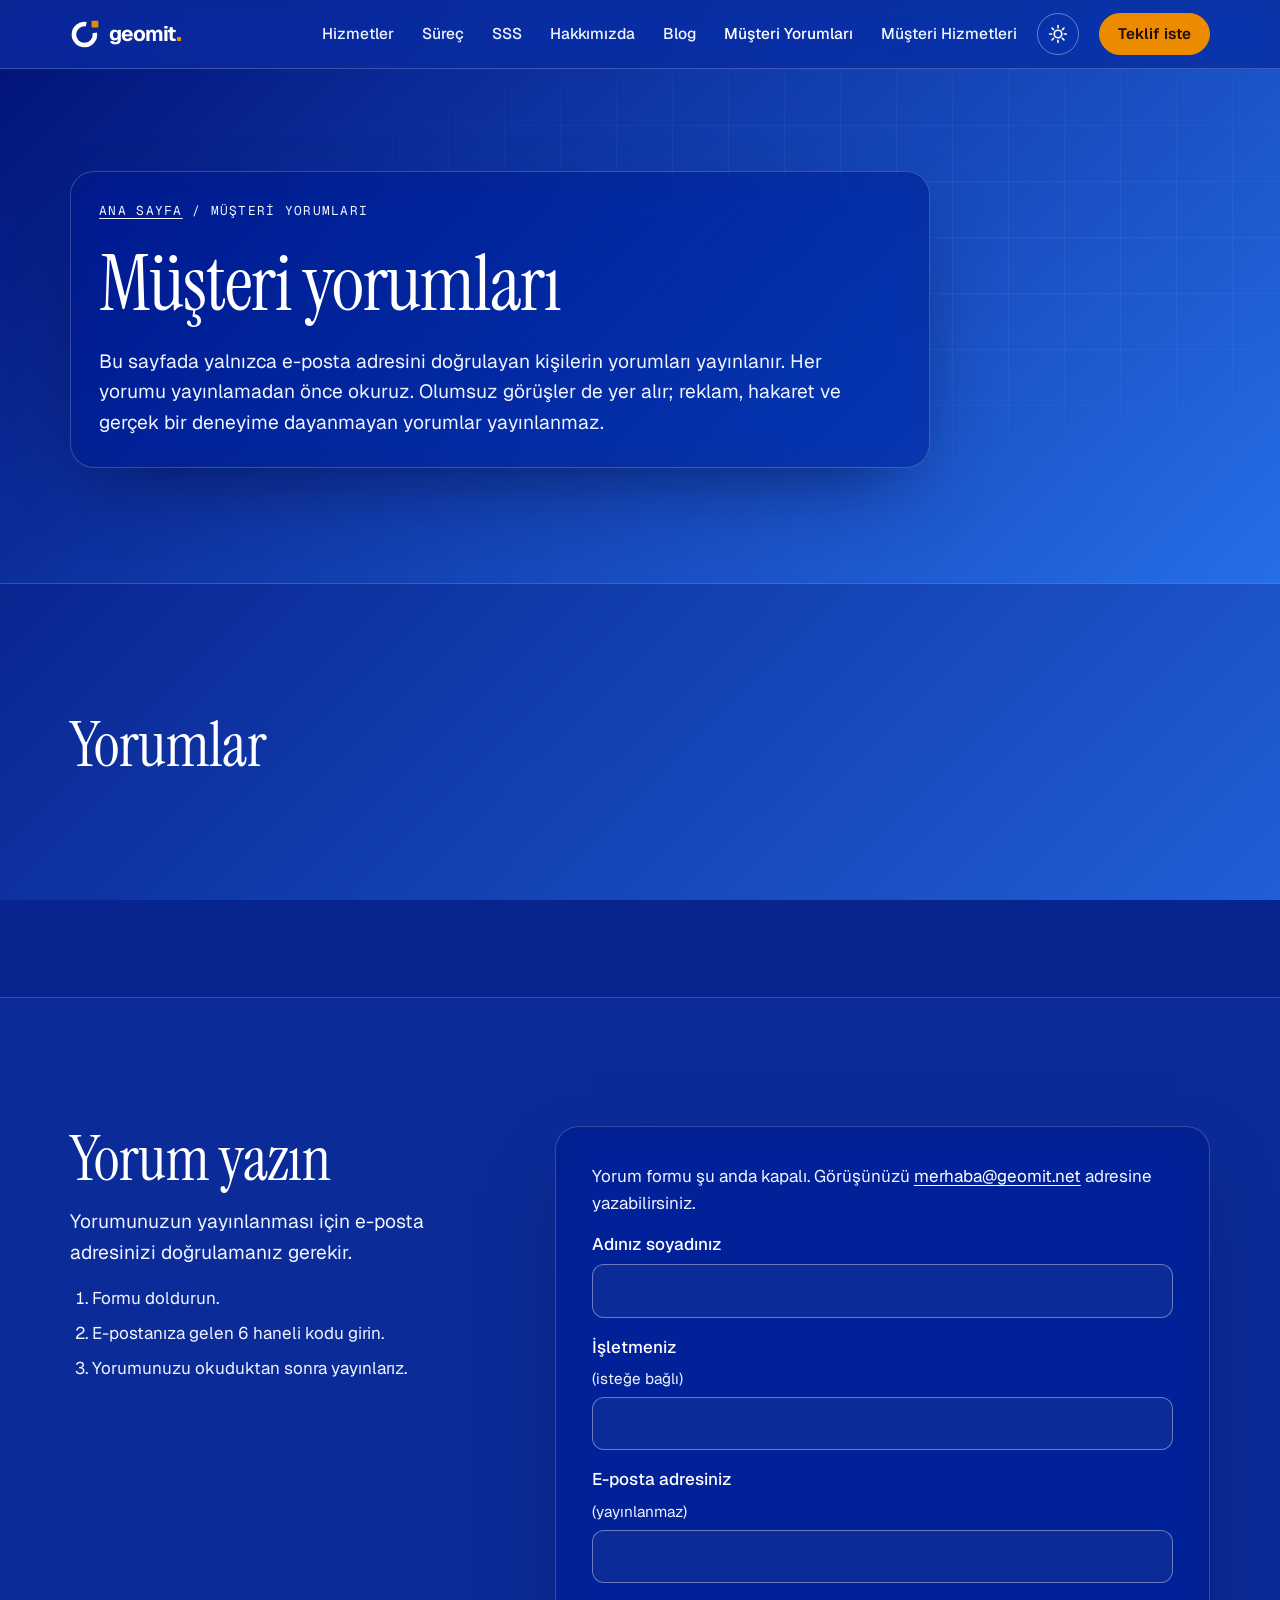
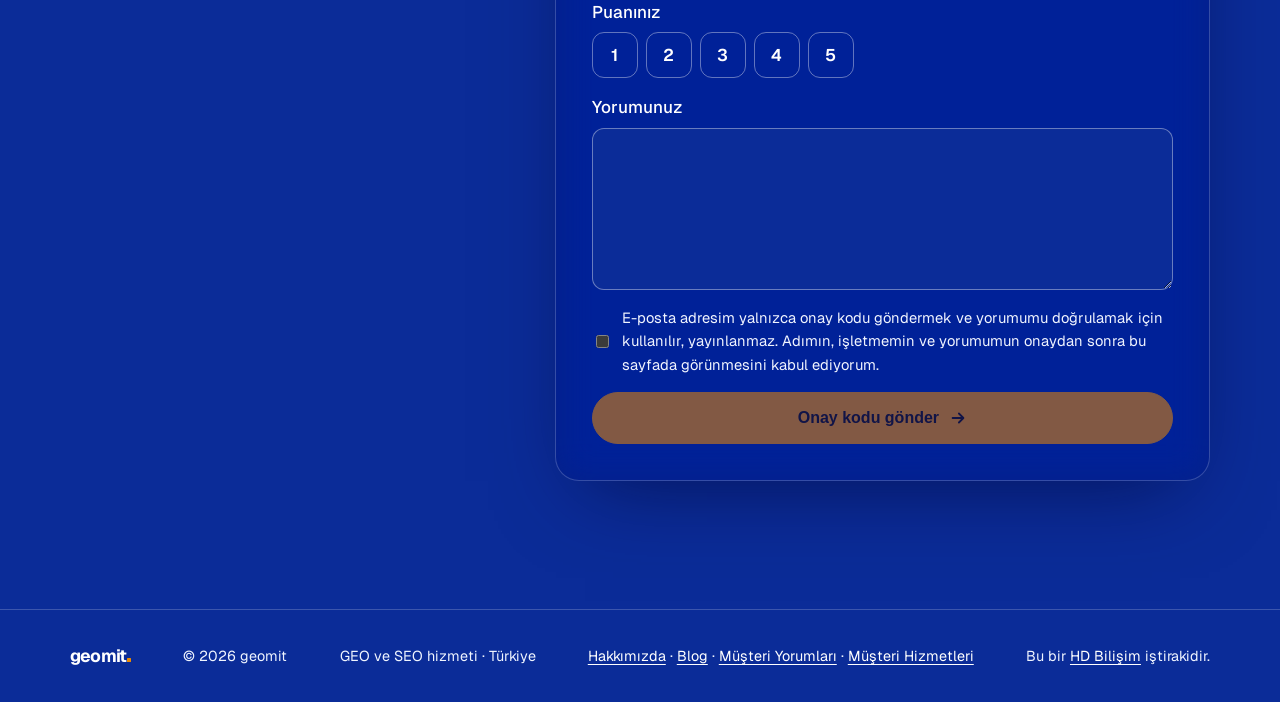
<file: musteri-yorumlari/index.html>
<!doctype html>
<html lang="tr">
<head>
<meta charset="utf-8">
<meta name="viewport" content="width=device-width, initial-scale=1, viewport-fit=cover">
<title>Müşteri yorumları | geomit</title>
<meta name="description" content="geomit müşteri yorumları. Yalnızca e-posta adresini doğrulayan kişilerin yorumları yayınlanır.">
<link rel="canonical" href="https://geomit.net/musteri-yorumlari/">
<meta name="robots" content="index, follow">
<meta name="theme-color" content="#001177">

<!-- Sosyal medyada paylaşım önizlemesi -->
<meta property="og:type" content="website">
<meta property="og:locale" content="tr_TR">
<meta property="og:site_name" content="geomit">
<meta property="og:title" content="Müşteri yorumları | geomit">
<meta property="og:description" content="geomit müşteri yorumları. Yalnızca e-posta adresini doğrulayan kişilerin yorumları yayınlanır.">
<meta property="og:url" content="https://geomit.net/musteri-yorumlari/">

<link rel="icon" href="../favicon.svg" type="image/svg+xml">
<link rel="preconnect" href="https://fonts.googleapis.com">
<link rel="preconnect" href="https://fonts.gstatic.com" crossorigin>
<link rel="stylesheet" href="https://fonts.googleapis.com/css2?family=Geist:wght@400..700&family=Instrument+Serif:ital@0;1&family=Geist+Mono:wght@400;500&display=swap">
<link rel="stylesheet" href="../style.css?v=20261101c">

<!-- Kayıtlı tema tercihini sayfa çizilmeden uygula (yanıp sönmeyi önler) -->
<script>
  (function () {
    var d = document.documentElement;
    d.classList.add("js");
    try {
      var t = localStorage.getItem("gm-theme");
      if (t === "light" || t === "dark") d.setAttribute("data-theme", t);
    } catch (e) {}
    // Varsayılan palet "Kobalt Şafak" (mavi degrade); eski "Gece Lacivert" adresin sonuna ?palet=lacivert ekleyince
    if (/[?&]palet=lacivert(&|$)/.test(location.search)) d.setAttribute("data-palette", "lacivert");
  })();
</script>
<script src="../main.js?v=20261101c" defer></script>

<script src="../yorumlar.js?v=20261101c" defer></script>

<!-- Yapılandırılmış veri -->
<script type="application/ld+json">
{
  "@context": "https://schema.org",
  "@graph": [
    {
      "@type": "WebPage",
      "@id": "https://geomit.net/musteri-yorumlari/#sayfa",
      "url": "https://geomit.net/musteri-yorumlari/",
      "name": "Müşteri yorumları",
      "inLanguage": "tr-TR",
      "isPartOf": { "@id": "https://geomit.net/#site" },
      "about": { "@id": "https://geomit.net/#isletme" },
      "breadcrumb": { "@id": "https://geomit.net/musteri-yorumlari/#yol" }
    },
    {
      "@type": "BreadcrumbList",
      "@id": "https://geomit.net/musteri-yorumlari/#yol",
      "itemListElement": [
        { "@type": "ListItem", "position": 1, "name": "Ana sayfa", "item": "https://geomit.net/" },
        { "@type": "ListItem", "position": 2, "name": "Müşteri yorumları", "item": "https://geomit.net/musteri-yorumlari/" }
      ]
    }
  ]
}
</script>
</head>
<body>

<a class="skip" href="#icerik">İçeriğe geç</a>

<!-- ortak:ust -->
<header class="site-header">
  <div class="wrap header-row">
    <a class="logo" href="../" aria-label="geomit ana sayfa">
      <svg class="logo-mark" viewBox="2.8 5.2 40 40" width="30" height="30" aria-hidden="true"><path d="M35.79 23.57A14 14 0 1 1 24.43 12.21" fill="none" stroke="currentColor" stroke-width="6"/><rect x="31.6" y="7.4" width="9" height="9" rx="1.2" fill="var(--orange)"/></svg>
      <span class="logo-word">geomit<span class="logo-dot" aria-hidden="true"></span></span>
    </a>
    <nav aria-label="Ana menü">
      <ul class="nav">
        <li><a href="../#hizmetler">Hizmetler</a></li>
        <li><a href="../#surec">Süreç</a></li>
        <li><a href="../#sss">SSS</a></li>
        <li><a href="../hakkimizda/">Hakkımızda</a></li>
        <li><a href="../blog/">Blog</a></li>
        <li><a href="../musteri-yorumlari/" aria-current="page">Müşteri Yorumları</a></li>
        <li><a href="../musteri-hizmetleri/">Müşteri Hizmetleri</a></li>
      </ul>
    </nav>
    <button class="theme-toggle" type="button" hidden aria-label="Temayı değiştir">
      <svg class="icon-sun" viewBox="0 0 24 24" width="20" height="20" aria-hidden="true"><circle cx="12" cy="12" r="4.5" fill="none" stroke="currentColor" stroke-width="2"/><path d="M12 2v2.5M12 19.5V22M2 12h2.5M19.5 12H22M4.9 4.9l1.8 1.8M17.3 17.3l1.8 1.8M4.9 19.1l1.8-1.8M17.3 6.7l1.8-1.8" stroke="currentColor" stroke-width="2" stroke-linecap="round"/></svg>
      <svg class="icon-moon" viewBox="0 0 24 24" width="20" height="20" aria-hidden="true"><path d="M20 14.5A8.5 8.5 0 0 1 9.5 4a8.5 8.5 0 1 0 10.5 10.5Z" fill="none" stroke="currentColor" stroke-width="2" stroke-linejoin="round"/></svg>
    </button>
    <a class="btn btn-small" href="../#iletisim">Teklif iste</a>
  </div>
</header>
<!-- /ortak:ust -->

<main id="icerik">

  <section class="hero">
    <div class="wrap">
      <div class="hero-text page-head">
        <nav class="crumbs" aria-label="Sayfa yolu" data-reveal><a href="../">Ana sayfa</a> / <span aria-current="page">Müşteri yorumları</span></nav>
        <h1 data-reveal>Müşteri yorumları</h1>
        <p class="lead" data-reveal>Bu sayfada yalnızca e-posta adresini doğrulayan kişilerin yorumları yayınlanır. Her yorumu yayınlamadan önce okuruz. Olumsuz görüşler de yer alır; reklam, hakaret ve gerçek bir deneyime dayanmayan yorumlar yayınlanmaz.</p>
      </div>
    </div>
  </section>

  <section id="yorumlar" class="band">
    <div class="wrap">
      <h2 data-reveal>Yorumlar</h2>
      <p class="yorum-bos" id="yorum-bos" data-reveal>Henüz yayınlanmış yorum yok. İlk yorumu siz yazabilirsiniz.</p>
      <div class="yorum-listesi" id="yorum-listesi" hidden></div>
    </div>
  </section>

  <section id="yorum-yaz">
    <div class="wrap yorum-duzen">
      <div class="yorum-bilgi" data-reveal>
        <h2>Yorum yazın</h2>
        <p class="lead">Yorumunuzun yayınlanması için e-posta adresinizi doğrulamanız gerekir.</p>
        <ol class="yorum-adimlar">
          <li>Formu doldurun.</li>
          <li>E-postanıza gelen 6 haneli kodu girin.</li>
          <li>Yorumunuzu okuduktan sonra yayınlarız.</li>
        </ol>
      </div>

      <div class="yorum-kart" data-reveal>
        <noscript><p class="form-durum">Yorum formu için JavaScript gerekir. Görüşünüzü <a href="mailto:merhaba@geomit.net">merhaba@geomit.net</a> adresine de yazabilirsiniz.</p></noscript>
        <p class="form-durum" id="form-kapali" hidden>Yorum formu şu anda kapalı. Görüşünüzü <a href="mailto:merhaba@geomit.net">merhaba@geomit.net</a> adresine yazabilirsiniz.</p>

        <form id="yorum-formu" class="form">
          <label class="alan">Adınız soyadınız
            <input type="text" name="ad" required minlength="2" maxlength="60" autocomplete="name">
          </label>
          <label class="alan">İşletmeniz <span class="alan-not">(isteğe bağlı)</span>
            <input type="text" name="firma" maxlength="80" autocomplete="organization">
          </label>
          <label class="alan">E-posta adresiniz <span class="alan-not">(yayınlanmaz)</span>
            <input type="email" name="eposta" required maxlength="120" autocomplete="email">
          </label>
          <fieldset class="alan puan">
            <legend>Puanınız</legend>
            <div class="puan-secenek">
              <label><input type="radio" name="puan" value="1" required><span>1</span></label>
              <label><input type="radio" name="puan" value="2"><span>2</span></label>
              <label><input type="radio" name="puan" value="3"><span>3</span></label>
              <label><input type="radio" name="puan" value="4"><span>4</span></label>
              <label><input type="radio" name="puan" value="5"><span>5</span></label>
            </div>
          </fieldset>
          <label class="alan">Yorumunuz
            <textarea name="yorum" rows="5" required minlength="20" maxlength="1000"></textarea>
          </label>
          <!-- Tuzak alan: insan görmez, bot doldurursa yorum kaydedilmez -->
          <label class="tuzak" aria-hidden="true">Web siteniz <input type="text" name="site" tabindex="-1" autocomplete="off"></label>
          <label class="onay"><input type="checkbox" name="kvkk" value="1" required>
            <span>E-posta adresim yalnızca onay kodu göndermek ve yorumumu doğrulamak için kullanılır, yayınlanmaz. Adımın, işletmemin ve yorumumun onaydan sonra bu sayfada görünmesini kabul ediyorum.</span>
          </label>
          <button class="btn" type="submit">Onay kodu gönder <svg viewBox="0 0 20 20" width="18" height="18" aria-hidden="true"><path d="M4 10h11m-4-5 5 5-5 5" fill="none" stroke="currentColor" stroke-width="2" stroke-linecap="round" stroke-linejoin="round"/></svg></button>
        </form>

        <form id="kod-formu" class="form" hidden>
          <p>Onay kodunu <strong id="kod-adres"></strong> adresine gönderdik. Kod 15 dakika geçerli. Gelmediyse spam klasörüne bakın.</p>
          <label class="alan">6 haneli kod
            <input type="text" name="kod" required inputmode="numeric" pattern="[0-9]{6}" maxlength="6" autocomplete="one-time-code">
          </label>
          <button class="btn" type="submit">Yorumu onayla <svg viewBox="0 0 20 20" width="18" height="18" aria-hidden="true"><path d="M4 10h11m-4-5 5 5-5 5" fill="none" stroke="currentColor" stroke-width="2" stroke-linecap="round" stroke-linejoin="round"/></svg></button>
        </form>

        <p class="form-durum" id="form-durum" role="status" aria-live="polite"></p>
      </div>
    </div>
  </section>

</main>

<!-- ortak:alt -->
<footer class="site-footer">
  <div class="wrap footer-row">
    <span class="logo-word footer-logo">geomit<span class="logo-dot" aria-hidden="true"></span></span>
    <span>© 2026 geomit</span>
    <span>GEO ve SEO hizmeti · Türkiye</span>
    <span><a class="footer-link" href="../hakkimizda/">Hakkımızda</a> · <a class="footer-link" href="../blog/">Blog</a> · <a class="footer-link" href="../musteri-yorumlari/" aria-current="page">Müşteri Yorumları</a> · <a class="footer-link" href="../musteri-hizmetleri/">Müşteri Hizmetleri</a></span>
    <span>Bu bir <a class="footer-link" href="https://www.hdbilisim.com/" rel="noopener">HD Bilişim</a> iştirakidir.</span>
  </div>
</footer>
<!-- /ortak:alt -->

</body>
</html>
</file>
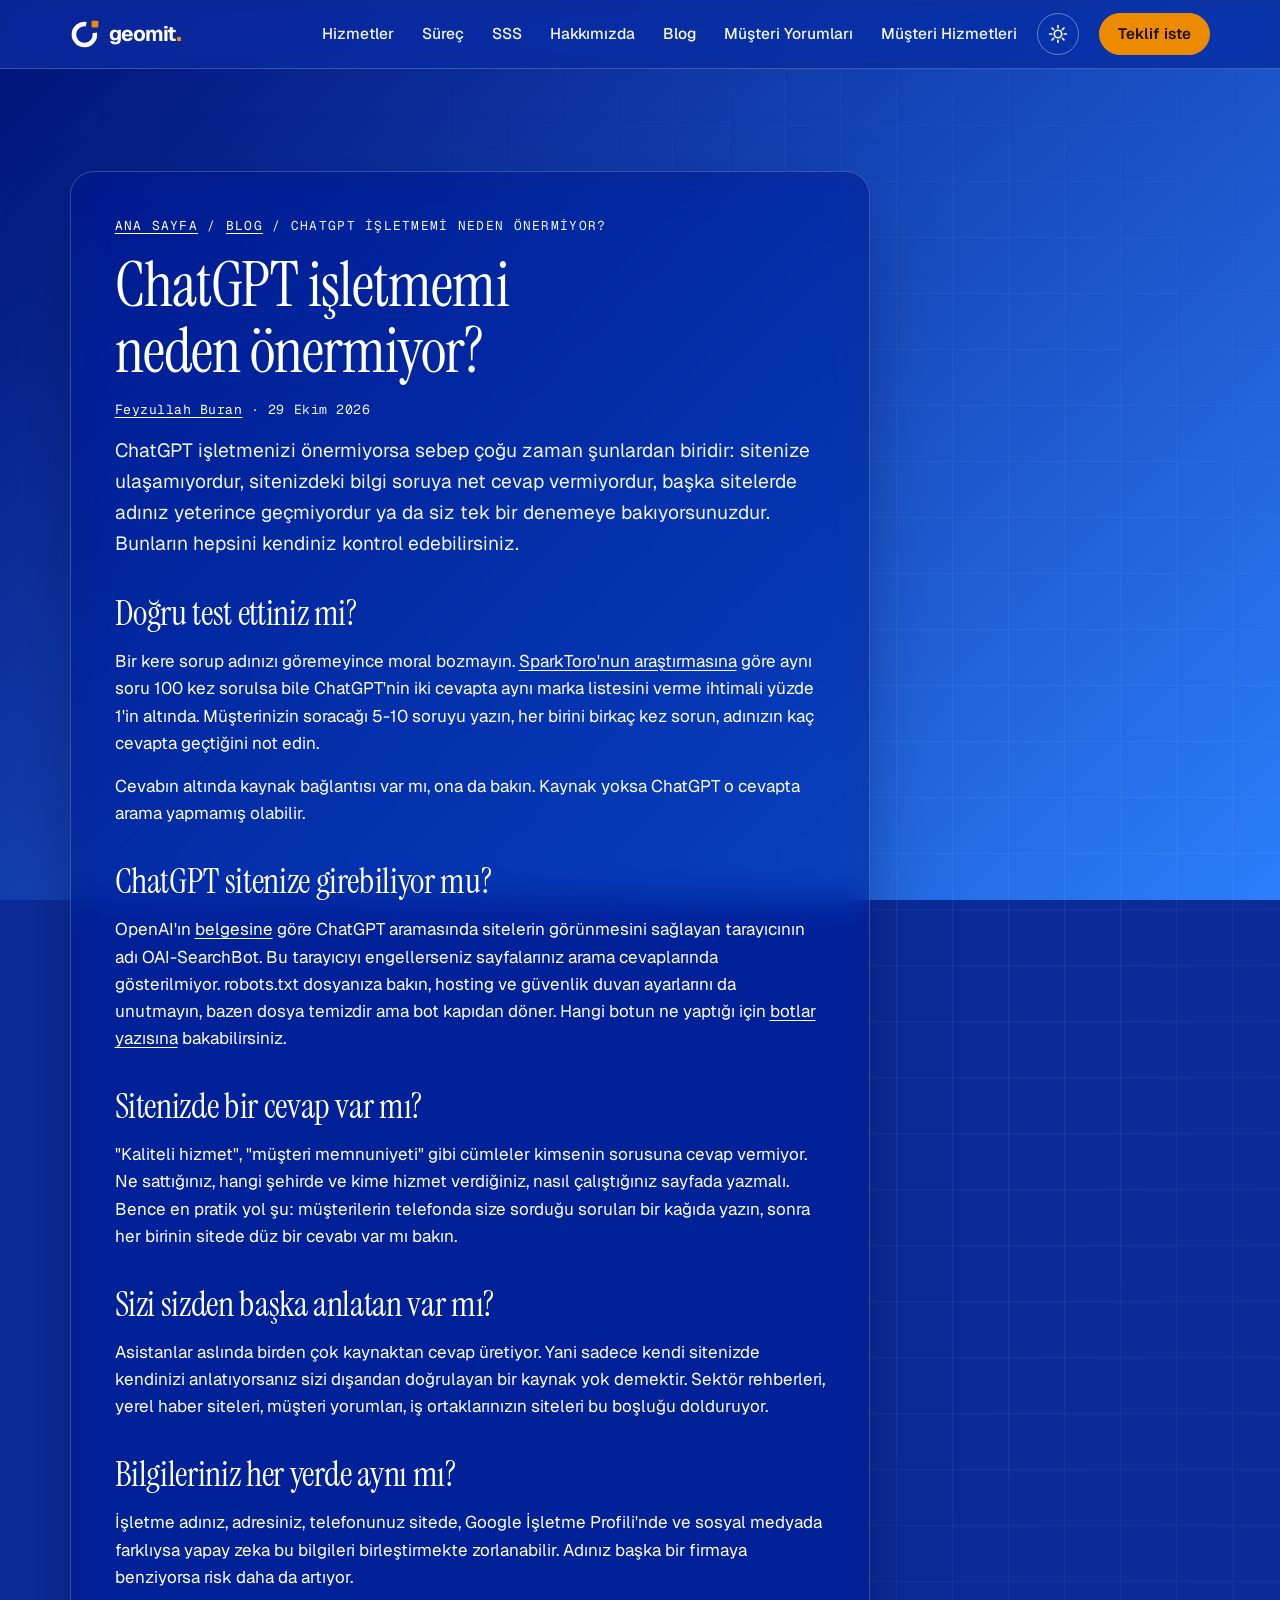
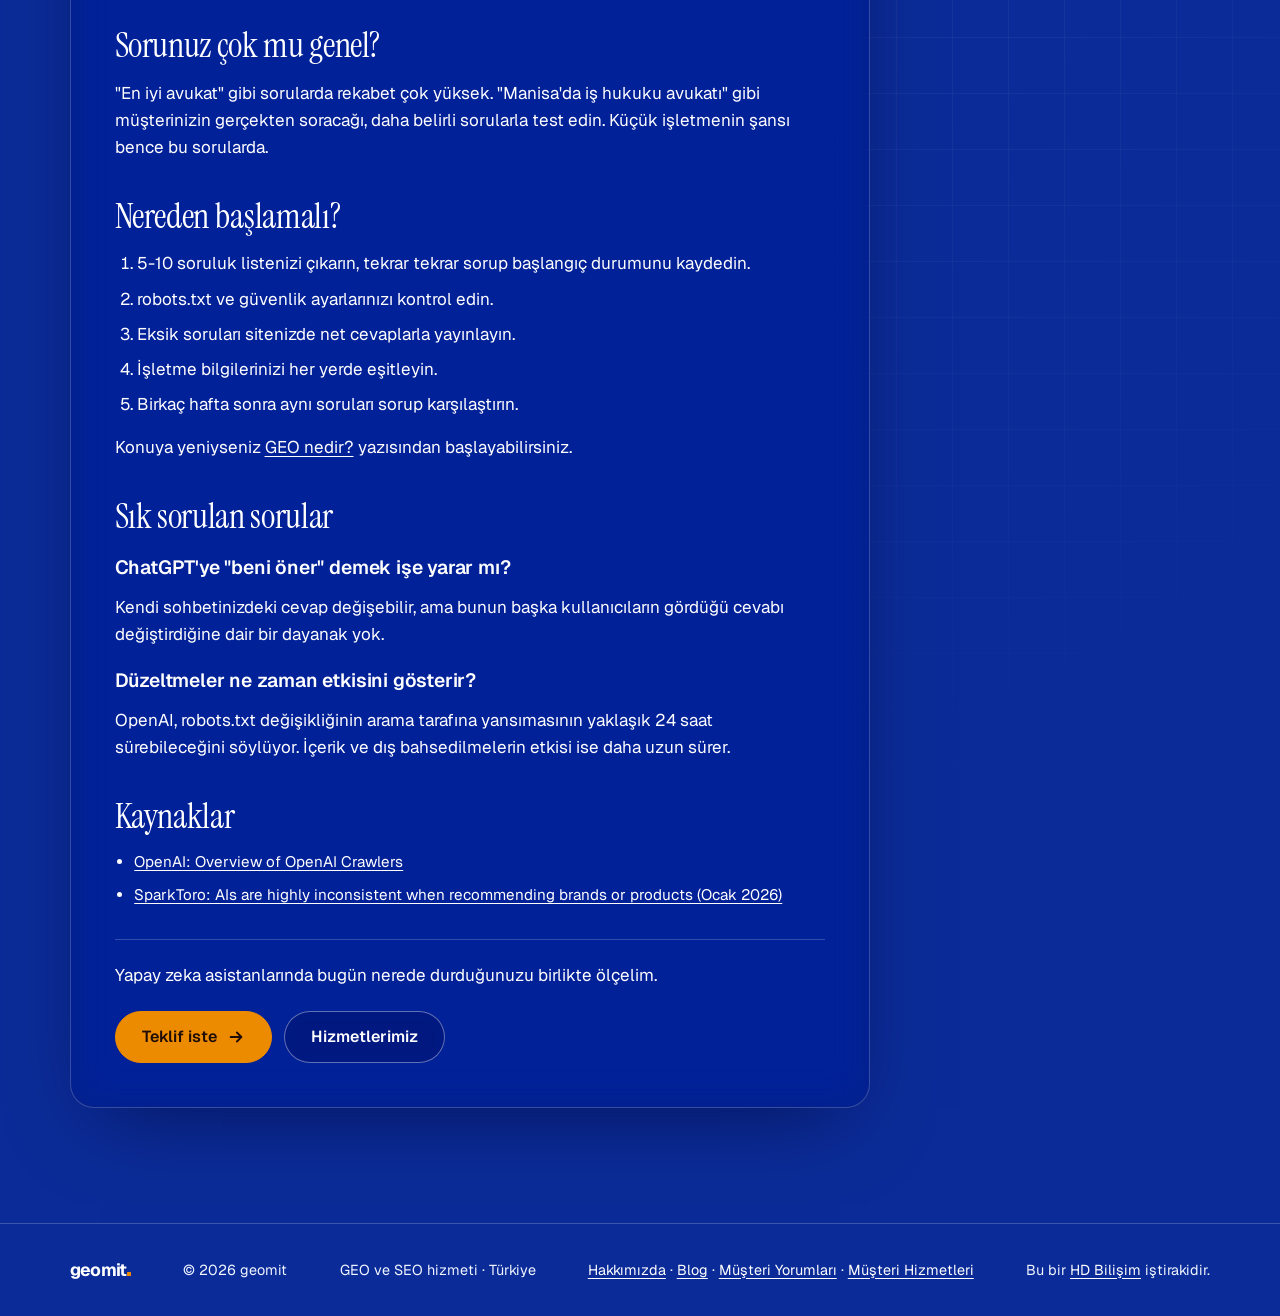
<file: blog/chatgpt-isletmemi-neden-onermiyor/index.html>
<!doctype html>
<html lang="tr">
<head>
<meta charset="utf-8">
<meta name="viewport" content="width=device-width, initial-scale=1, viewport-fit=cover">
<title>ChatGPT işletmemi neden önermiyor? | geomit</title>
<meta name="description" content="ChatGPT'nin işletmenizi önermemesinin en sık nedenleri: sitenize ulaşamaması, sitede net cevap olmaması, başka sitelerde adınızın geçmemesi ve tek denemeye bakılması.">
<link rel="canonical" href="https://geomit.net/blog/chatgpt-isletmemi-neden-onermiyor/">
<meta name="robots" content="index, follow">
<meta name="theme-color" content="#001177">

<!-- Sosyal medyada paylaşım önizlemesi -->
<meta property="og:type" content="article">
<meta property="og:locale" content="tr_TR">
<meta property="og:site_name" content="geomit">
<meta property="og:title" content="ChatGPT işletmemi neden önermiyor? | geomit">
<meta property="og:description" content="ChatGPT'nin işletmenizi önermemesinin en sık nedenleri: sitenize ulaşamaması, sitede net cevap olmaması, başka sitelerde adınızın geçmemesi ve tek denemeye bakılması.">
<meta property="og:url" content="https://geomit.net/blog/chatgpt-isletmemi-neden-onermiyor/">

<link rel="icon" href="../../favicon.svg" type="image/svg+xml">
<link rel="preconnect" href="https://fonts.googleapis.com">
<link rel="preconnect" href="https://fonts.gstatic.com" crossorigin>
<link rel="stylesheet" href="https://fonts.googleapis.com/css2?family=Geist:wght@400..700&family=Instrument+Serif:ital@0;1&family=Geist+Mono:wght@400;500&display=swap">
<link rel="stylesheet" href="../../style.css?v=20261101c">

<!-- Kayıtlı tema tercihini sayfa çizilmeden uygula (yanıp sönmeyi önler) -->
<script>
  (function () {
    var d = document.documentElement;
    d.classList.add("js");
    try {
      var t = localStorage.getItem("gm-theme");
      if (t === "light" || t === "dark") d.setAttribute("data-theme", t);
    } catch (e) {}
    // Varsayılan palet "Kobalt Şafak" (mavi degrade); eski "Gece Lacivert" adresin sonuna ?palet=lacivert ekleyince
    if (/[?&]palet=lacivert(&|$)/.test(location.search)) d.setAttribute("data-palette", "lacivert");
  })();
</script>
<script src="../../main.js?v=20261101c" defer></script>

<!-- Yapılandırılmış veri. SSS metni değişirse FAQPage'i de aynı metinle güncelle. -->
<script type="application/ld+json">
{
  "@context": "https://schema.org",
  "@graph": [
    {
      "@type": "BlogPosting",
      "@id": "https://geomit.net/blog/chatgpt-isletmemi-neden-onermiyor/#yazi",
      "headline": "ChatGPT işletmemi neden önermiyor?",
      "description": "ChatGPT'nin işletmenizi önermemesinin en sık nedenleri: sitenize ulaşamaması, sitede net cevap olmaması, başka sitelerde adınızın geçmemesi ve tek denemeye bakılması.",
      "url": "https://geomit.net/blog/chatgpt-isletmemi-neden-onermiyor/",
      "mainEntityOfPage": "https://geomit.net/blog/chatgpt-isletmemi-neden-onermiyor/",
      "datePublished": "2026-10-29",
      "dateModified": "2026-10-29",
      "inLanguage": "tr-TR",
      "author": {
        "@type": "Person",
        "@id": "https://geomit.net/hakkimizda/#feyzullah-buran",
        "name": "Feyzullah Buran"
      },
      "publisher": {
        "@id": "https://geomit.net/#isletme"
      },
      "isPartOf": {
        "@id": "https://geomit.net/blog/#blog"
      }
    },
    {
      "@type": "BreadcrumbList",
      "itemListElement": [
        {
          "@type": "ListItem",
          "position": 1,
          "name": "Ana sayfa",
          "item": "https://geomit.net/"
        },
        {
          "@type": "ListItem",
          "position": 2,
          "name": "Blog",
          "item": "https://geomit.net/blog/"
        },
        {
          "@type": "ListItem",
          "position": 3,
          "name": "ChatGPT işletmemi neden önermiyor?",
          "item": "https://geomit.net/blog/chatgpt-isletmemi-neden-onermiyor/"
        }
      ]
    },
    {
      "@type": "FAQPage",
      "mainEntity": [
        {
          "@type": "Question",
          "name": "ChatGPT'ye \"beni öner\" demek işe yarar mı?",
          "acceptedAnswer": {
            "@type": "Answer",
            "text": "Kendi sohbetinizdeki cevap değişebilir, ama bunun başka kullanıcıların gördüğü cevabı değiştirdiğine dair bir dayanak yok."
          }
        },
        {
          "@type": "Question",
          "name": "Düzeltmeler ne zaman etkisini gösterir?",
          "acceptedAnswer": {
            "@type": "Answer",
            "text": "OpenAI, robots.txt değişikliğinin arama tarafına yansımasının yaklaşık 24 saat sürebileceğini söylüyor. İçerik ve dış bahsedilmelerin etkisi ise daha uzun sürer."
          }
        }
      ]
    }
  ]
}
</script>
</head>
<body>

<a class="skip" href="#icerik">İçeriğe geç</a>

<!-- ortak:ust -->
<header class="site-header">
  <div class="wrap header-row">
    <a class="logo" href="../../" aria-label="geomit ana sayfa">
      <svg class="logo-mark" viewBox="2.8 5.2 40 40" width="30" height="30" aria-hidden="true"><path d="M35.79 23.57A14 14 0 1 1 24.43 12.21" fill="none" stroke="currentColor" stroke-width="6"/><rect x="31.6" y="7.4" width="9" height="9" rx="1.2" fill="var(--orange)"/></svg>
      <span class="logo-word">geomit<span class="logo-dot" aria-hidden="true"></span></span>
    </a>
    <nav aria-label="Ana menü">
      <ul class="nav">
        <li><a href="../../#hizmetler">Hizmetler</a></li>
        <li><a href="../../#surec">Süreç</a></li>
        <li><a href="../../#sss">SSS</a></li>
        <li><a href="../../hakkimizda/">Hakkımızda</a></li>
        <li><a href="../../blog/" aria-current="page">Blog</a></li>
        <li><a href="../../musteri-yorumlari/">Müşteri Yorumları</a></li>
        <li><a href="../../musteri-hizmetleri/">Müşteri Hizmetleri</a></li>
      </ul>
    </nav>
    <button class="theme-toggle" type="button" hidden aria-label="Temayı değiştir">
      <svg class="icon-sun" viewBox="0 0 24 24" width="20" height="20" aria-hidden="true"><circle cx="12" cy="12" r="4.5" fill="none" stroke="currentColor" stroke-width="2"/><path d="M12 2v2.5M12 19.5V22M2 12h2.5M19.5 12H22M4.9 4.9l1.8 1.8M17.3 17.3l1.8 1.8M4.9 19.1l1.8-1.8M17.3 6.7l1.8-1.8" stroke="currentColor" stroke-width="2" stroke-linecap="round"/></svg>
      <svg class="icon-moon" viewBox="0 0 24 24" width="20" height="20" aria-hidden="true"><path d="M20 14.5A8.5 8.5 0 0 1 9.5 4a8.5 8.5 0 1 0 10.5 10.5Z" fill="none" stroke="currentColor" stroke-width="2" stroke-linejoin="round"/></svg>
    </button>
    <a class="btn btn-small" href="../../#iletisim">Teklif iste</a>
  </div>
</header>
<!-- /ortak:ust -->

<main id="icerik">

  <section class="hero">
    <div class="wrap">
      <article class="yazi">
        <nav class="crumbs" aria-label="Sayfa yolu"><a href="../../">Ana sayfa</a> / <a href="../">Blog</a> / <span aria-current="page">ChatGPT işletmemi neden önermiyor?</span></nav>
        <h1>ChatGPT işletmemi neden önermiyor?</h1>
        <p class="yazi-bilgi"><a href="../../hakkimizda/">Feyzullah Buran</a> · <time datetime="2026-10-29">29 Ekim 2026</time></p>
        <p class="lead">ChatGPT işletmenizi önermiyorsa sebep çoğu zaman şunlardan biridir: sitenize ulaşamıyordur, sitenizdeki bilgi soruya net cevap vermiyordur, başka sitelerde adınız yeterince geçmiyordur ya da siz tek bir denemeye bakıyorsunuzdur. Bunların hepsini kendiniz kontrol edebilirsiniz.</p>

        <h2>Doğru test ettiniz mi?</h2>
        <p>Bir kere sorup adınızı göremeyince moral bozmayın. <a href="https://sparktoro.com/blog/new-research-ais-are-highly-inconsistent-when-recommending-brands-or-products-marketers-should-take-care-when-tracking-ai-visibility/" target="_blank" rel="noopener">SparkToro'nun araştırmasına</a> göre aynı soru 100 kez sorulsa bile ChatGPT'nin iki cevapta aynı marka listesini verme ihtimali yüzde 1'in altında. Müşterinizin soracağı 5-10 soruyu yazın, her birini birkaç kez sorun, adınızın kaç cevapta geçtiğini not edin.</p>
        <p>Cevabın altında kaynak bağlantısı var mı, ona da bakın. Kaynak yoksa ChatGPT o cevapta arama yapmamış olabilir.</p>

        <h2>ChatGPT sitenize girebiliyor mu?</h2>
        <p>OpenAI'ın <a href="https://developers.openai.com/api/docs/bots" target="_blank" rel="noopener">belgesine</a> göre ChatGPT aramasında sitelerin görünmesini sağlayan tarayıcının adı OAI-SearchBot. Bu tarayıcıyı engellerseniz sayfalarınız arama cevaplarında gösterilmiyor. robots.txt dosyanıza bakın, hosting ve güvenlik duvarı ayarlarını da unutmayın, bazen dosya temizdir ama bot kapıdan döner. Hangi botun ne yaptığı için <a href="../yapay-zeka-botlari/">botlar yazısına</a> bakabilirsiniz.</p>

        <h2>Sitenizde bir cevap var mı?</h2>
        <p>"Kaliteli hizmet", "müşteri memnuniyeti" gibi cümleler kimsenin sorusuna cevap vermiyor. Ne sattığınız, hangi şehirde ve kime hizmet verdiğiniz, nasıl çalıştığınız sayfada yazmalı. Bence en pratik yol şu: müşterilerin telefonda size sorduğu soruları bir kağıda yazın, sonra her birinin sitede düz bir cevabı var mı bakın.</p>

        <h2>Sizi sizden başka anlatan var mı?</h2>
        <p>Asistanlar aslında birden çok kaynaktan cevap üretiyor. Yani sadece kendi sitenizde kendinizi anlatıyorsanız sizi dışarıdan doğrulayan bir kaynak yok demektir. Sektör rehberleri, yerel haber siteleri, müşteri yorumları, iş ortaklarınızın siteleri bu boşluğu dolduruyor.</p>

        <h2>Bilgileriniz her yerde aynı mı?</h2>
        <p>İşletme adınız, adresiniz, telefonunuz sitede, Google İşletme Profili'nde ve sosyal medyada farklıysa yapay zeka bu bilgileri birleştirmekte zorlanabilir. Adınız başka bir firmaya benziyorsa risk daha da artıyor.</p>

        <h2>Sorunuz çok mu genel?</h2>
        <p>"En iyi avukat" gibi sorularda rekabet çok yüksek. "Manisa'da iş hukuku avukatı" gibi müşterinizin gerçekten soracağı, daha belirli sorularla test edin. Küçük işletmenin şansı bence bu sorularda.</p>

        <h2>Nereden başlamalı?</h2>
        <ol>
          <li>5-10 soruluk listenizi çıkarın, tekrar tekrar sorup başlangıç durumunu kaydedin.</li>
          <li>robots.txt ve güvenlik ayarlarınızı kontrol edin.</li>
          <li>Eksik soruları sitenizde net cevaplarla yayınlayın.</li>
          <li>İşletme bilgilerinizi her yerde eşitleyin.</li>
          <li>Birkaç hafta sonra aynı soruları sorup karşılaştırın.</li>
        </ol>
        <p>Konuya yeniyseniz <a href="../geo-nedir/">GEO nedir?</a> yazısından başlayabilirsiniz.</p>

        <h2>Sık sorulan sorular</h2>
        <h3>ChatGPT'ye "beni öner" demek işe yarar mı?</h3>
        <p>Kendi sohbetinizdeki cevap değişebilir, ama bunun başka kullanıcıların gördüğü cevabı değiştirdiğine dair bir dayanak yok.</p>
        <h3>Düzeltmeler ne zaman etkisini gösterir?</h3>
        <p>OpenAI, robots.txt değişikliğinin arama tarafına yansımasının yaklaşık 24 saat sürebileceğini söylüyor. İçerik ve dış bahsedilmelerin etkisi ise daha uzun sürer.</p>

        <h2>Kaynaklar</h2>
        <ul class="yazi-kaynak">
          <li><a href="https://developers.openai.com/api/docs/bots" target="_blank" rel="noopener">OpenAI: Overview of OpenAI Crawlers</a></li>
          <li><a href="https://sparktoro.com/blog/new-research-ais-are-highly-inconsistent-when-recommending-brands-or-products-marketers-should-take-care-when-tracking-ai-visibility/" target="_blank" rel="noopener">SparkToro: AIs are highly inconsistent when recommending brands or products (Ocak 2026)</a></li>
        </ul>

        <div class="yazi-cta">
          <p>Yapay zeka asistanlarında bugün nerede durduğunuzu birlikte ölçelim.</p>
          <div class="cta-row">
            <a class="btn" href="../../#iletisim">Teklif iste
              <svg viewBox="0 0 20 20" width="18" height="18" aria-hidden="true"><path d="M4 10h11m-4-5 5 5-5 5" fill="none" stroke="currentColor" stroke-width="2" stroke-linecap="round" stroke-linejoin="round"/></svg></a>
            <a class="btn btn-ghost" href="../../#hizmetler">Hizmetlerimiz</a>
          </div>
        </div>
      </article>
    </div>
  </section>

</main>

<!-- ortak:alt -->
<footer class="site-footer">
  <div class="wrap footer-row">
    <span class="logo-word footer-logo">geomit<span class="logo-dot" aria-hidden="true"></span></span>
    <span>© 2026 geomit</span>
    <span>GEO ve SEO hizmeti · Türkiye</span>
    <span><a class="footer-link" href="../../hakkimizda/">Hakkımızda</a> · <a class="footer-link" href="../../blog/" aria-current="page">Blog</a> · <a class="footer-link" href="../../musteri-yorumlari/">Müşteri Yorumları</a> · <a class="footer-link" href="../../musteri-hizmetleri/">Müşteri Hizmetleri</a></span>
    <span>Bu bir <a class="footer-link" href="https://www.hdbilisim.com/" rel="noopener">HD Bilişim</a> iştirakidir.</span>
  </div>
</footer>
<!-- /ortak:alt -->

</body>
</html>
</file>
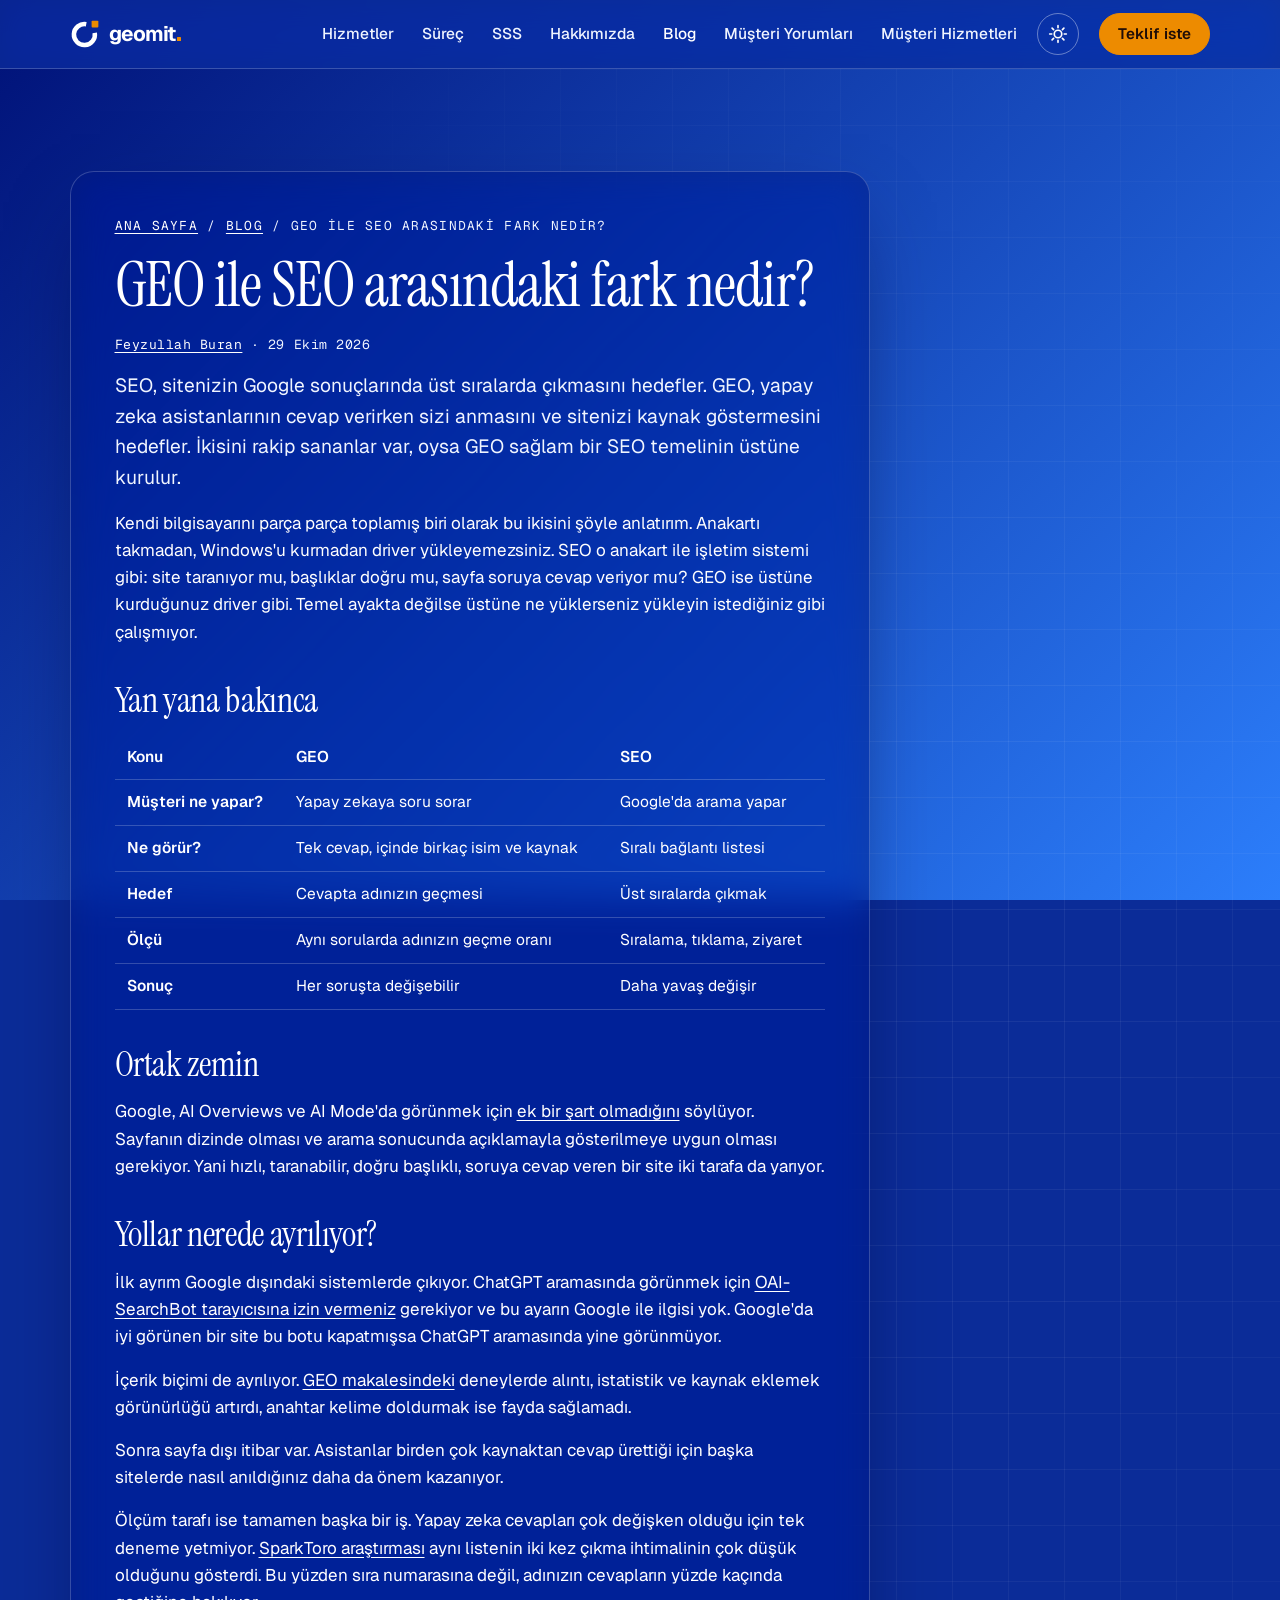
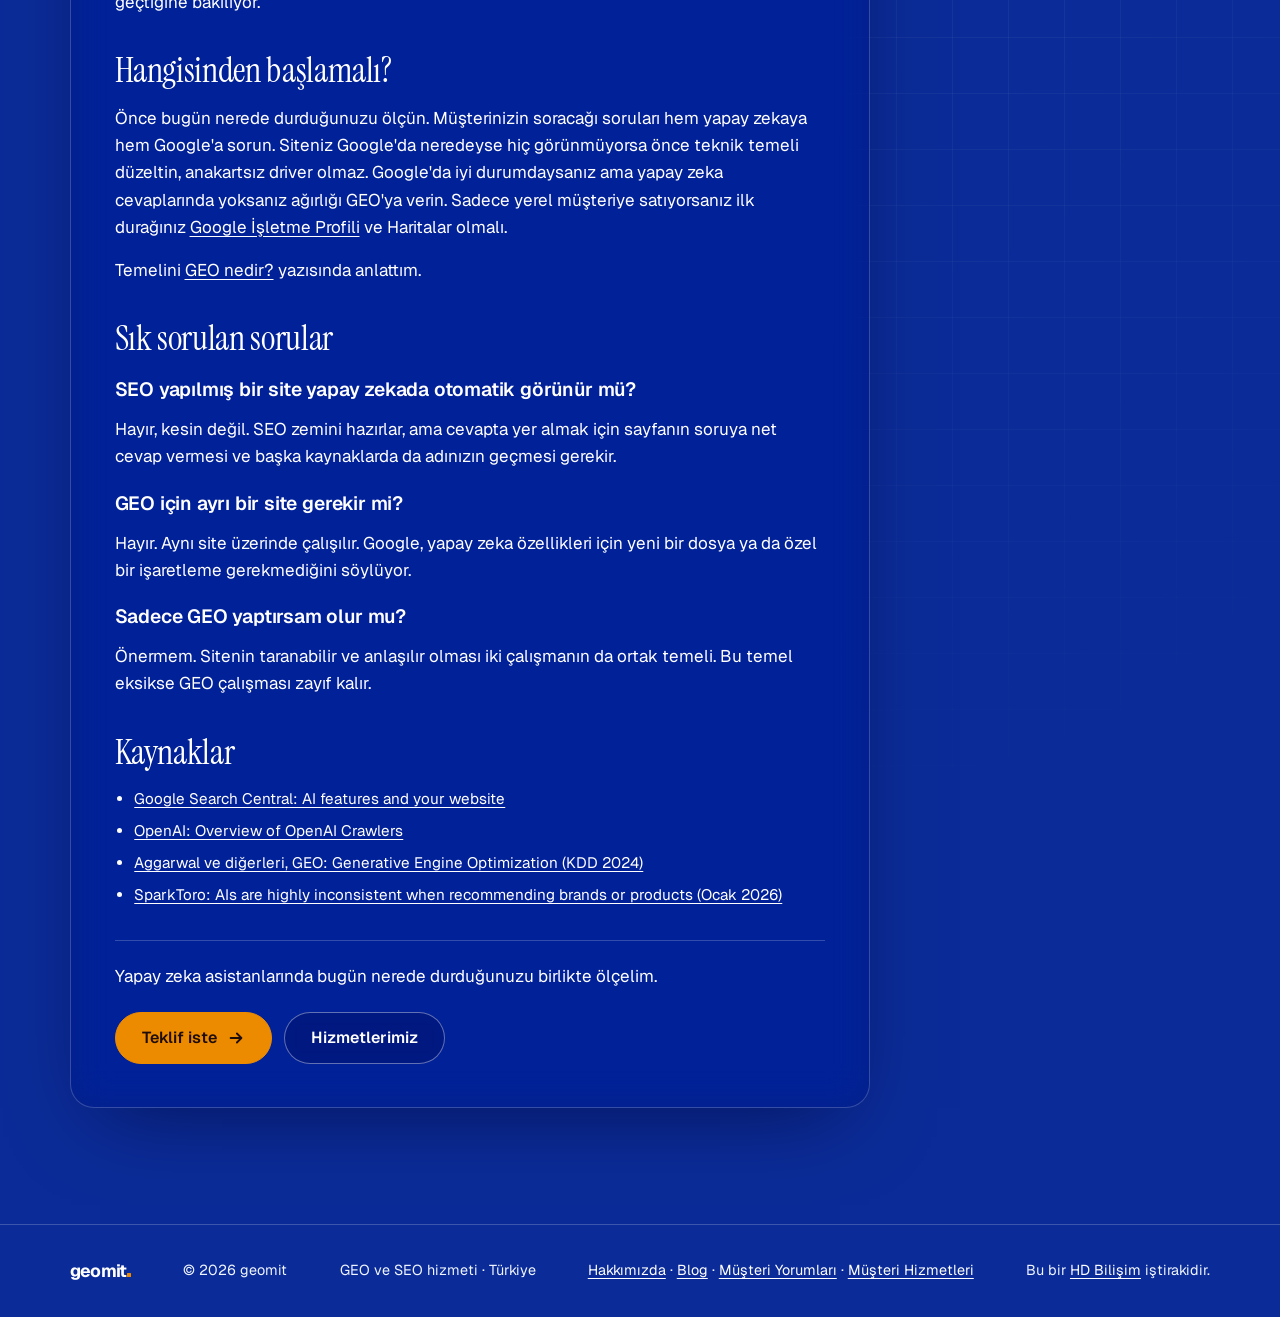
<file: blog/geo-ile-seo-farki/index.html>
<!doctype html>
<html lang="tr">
<head>
<meta charset="utf-8">
<meta name="viewport" content="width=device-width, initial-scale=1, viewport-fit=cover">
<title>GEO ile SEO arasındaki fark nedir? | geomit</title>
<meta name="description" content="SEO Google sıralamasını, GEO yapay zeka cevaplarında anılmayı hedefler. İkisi rakip sayılmaz: GEO, sağlam bir SEO temelinin üstüne kurulur.">
<link rel="canonical" href="https://geomit.net/blog/geo-ile-seo-farki/">
<meta name="robots" content="index, follow">
<meta name="theme-color" content="#001177">

<!-- Sosyal medyada paylaşım önizlemesi -->
<meta property="og:type" content="article">
<meta property="og:locale" content="tr_TR">
<meta property="og:site_name" content="geomit">
<meta property="og:title" content="GEO ile SEO arasındaki fark nedir? | geomit">
<meta property="og:description" content="SEO Google sıralamasını, GEO yapay zeka cevaplarında anılmayı hedefler. İkisi rakip sayılmaz: GEO, sağlam bir SEO temelinin üstüne kurulur.">
<meta property="og:url" content="https://geomit.net/blog/geo-ile-seo-farki/">

<link rel="icon" href="../../favicon.svg" type="image/svg+xml">
<link rel="preconnect" href="https://fonts.googleapis.com">
<link rel="preconnect" href="https://fonts.gstatic.com" crossorigin>
<link rel="stylesheet" href="https://fonts.googleapis.com/css2?family=Geist:wght@400..700&family=Instrument+Serif:ital@0;1&family=Geist+Mono:wght@400;500&display=swap">
<link rel="stylesheet" href="../../style.css?v=20261101c">

<!-- Kayıtlı tema tercihini sayfa çizilmeden uygula (yanıp sönmeyi önler) -->
<script>
  (function () {
    var d = document.documentElement;
    d.classList.add("js");
    try {
      var t = localStorage.getItem("gm-theme");
      if (t === "light" || t === "dark") d.setAttribute("data-theme", t);
    } catch (e) {}
    // Varsayılan palet "Kobalt Şafak" (mavi degrade); eski "Gece Lacivert" adresin sonuna ?palet=lacivert ekleyince
    if (/[?&]palet=lacivert(&|$)/.test(location.search)) d.setAttribute("data-palette", "lacivert");
  })();
</script>
<script src="../../main.js?v=20261101c" defer></script>

<!-- Yapılandırılmış veri. SSS metni değişirse FAQPage'i de aynı metinle güncelle. -->
<script type="application/ld+json">
{
  "@context": "https://schema.org",
  "@graph": [
    {
      "@type": "BlogPosting",
      "@id": "https://geomit.net/blog/geo-ile-seo-farki/#yazi",
      "headline": "GEO ile SEO arasındaki fark nedir?",
      "description": "SEO Google sıralamasını, GEO yapay zeka cevaplarında anılmayı hedefler. İkisi rakip sayılmaz: GEO, sağlam bir SEO temelinin üstüne kurulur.",
      "url": "https://geomit.net/blog/geo-ile-seo-farki/",
      "mainEntityOfPage": "https://geomit.net/blog/geo-ile-seo-farki/",
      "datePublished": "2026-10-29",
      "dateModified": "2026-10-29",
      "inLanguage": "tr-TR",
      "author": {
        "@type": "Person",
        "@id": "https://geomit.net/hakkimizda/#feyzullah-buran",
        "name": "Feyzullah Buran"
      },
      "publisher": {
        "@id": "https://geomit.net/#isletme"
      },
      "isPartOf": {
        "@id": "https://geomit.net/blog/#blog"
      }
    },
    {
      "@type": "BreadcrumbList",
      "itemListElement": [
        {
          "@type": "ListItem",
          "position": 1,
          "name": "Ana sayfa",
          "item": "https://geomit.net/"
        },
        {
          "@type": "ListItem",
          "position": 2,
          "name": "Blog",
          "item": "https://geomit.net/blog/"
        },
        {
          "@type": "ListItem",
          "position": 3,
          "name": "GEO ile SEO arasındaki fark nedir?",
          "item": "https://geomit.net/blog/geo-ile-seo-farki/"
        }
      ]
    },
    {
      "@type": "FAQPage",
      "mainEntity": [
        {
          "@type": "Question",
          "name": "SEO yapılmış bir site yapay zekada otomatik görünür mü?",
          "acceptedAnswer": {
            "@type": "Answer",
            "text": "Hayır, kesin değil. SEO zemini hazırlar, ama cevapta yer almak için sayfanın soruya net cevap vermesi ve başka kaynaklarda da adınızın geçmesi gerekir."
          }
        },
        {
          "@type": "Question",
          "name": "GEO için ayrı bir site gerekir mi?",
          "acceptedAnswer": {
            "@type": "Answer",
            "text": "Hayır. Aynı site üzerinde çalışılır. Google, yapay zeka özellikleri için yeni bir dosya ya da özel bir işaretleme gerekmediğini söylüyor."
          }
        },
        {
          "@type": "Question",
          "name": "Sadece GEO yaptırsam olur mu?",
          "acceptedAnswer": {
            "@type": "Answer",
            "text": "Önermem. Sitenin taranabilir ve anlaşılır olması iki çalışmanın da ortak temeli. Bu temel eksikse GEO çalışması zayıf kalır."
          }
        }
      ]
    }
  ]
}
</script>
</head>
<body>

<a class="skip" href="#icerik">İçeriğe geç</a>

<!-- ortak:ust -->
<header class="site-header">
  <div class="wrap header-row">
    <a class="logo" href="../../" aria-label="geomit ana sayfa">
      <svg class="logo-mark" viewBox="2.8 5.2 40 40" width="30" height="30" aria-hidden="true"><path d="M35.79 23.57A14 14 0 1 1 24.43 12.21" fill="none" stroke="currentColor" stroke-width="6"/><rect x="31.6" y="7.4" width="9" height="9" rx="1.2" fill="var(--orange)"/></svg>
      <span class="logo-word">geomit<span class="logo-dot" aria-hidden="true"></span></span>
    </a>
    <nav aria-label="Ana menü">
      <ul class="nav">
        <li><a href="../../#hizmetler">Hizmetler</a></li>
        <li><a href="../../#surec">Süreç</a></li>
        <li><a href="../../#sss">SSS</a></li>
        <li><a href="../../hakkimizda/">Hakkımızda</a></li>
        <li><a href="../../blog/" aria-current="page">Blog</a></li>
        <li><a href="../../musteri-yorumlari/">Müşteri Yorumları</a></li>
        <li><a href="../../musteri-hizmetleri/">Müşteri Hizmetleri</a></li>
      </ul>
    </nav>
    <button class="theme-toggle" type="button" hidden aria-label="Temayı değiştir">
      <svg class="icon-sun" viewBox="0 0 24 24" width="20" height="20" aria-hidden="true"><circle cx="12" cy="12" r="4.5" fill="none" stroke="currentColor" stroke-width="2"/><path d="M12 2v2.5M12 19.5V22M2 12h2.5M19.5 12H22M4.9 4.9l1.8 1.8M17.3 17.3l1.8 1.8M4.9 19.1l1.8-1.8M17.3 6.7l1.8-1.8" stroke="currentColor" stroke-width="2" stroke-linecap="round"/></svg>
      <svg class="icon-moon" viewBox="0 0 24 24" width="20" height="20" aria-hidden="true"><path d="M20 14.5A8.5 8.5 0 0 1 9.5 4a8.5 8.5 0 1 0 10.5 10.5Z" fill="none" stroke="currentColor" stroke-width="2" stroke-linejoin="round"/></svg>
    </button>
    <a class="btn btn-small" href="../../#iletisim">Teklif iste</a>
  </div>
</header>
<!-- /ortak:ust -->

<main id="icerik">

  <section class="hero">
    <div class="wrap">
      <article class="yazi">
        <nav class="crumbs" aria-label="Sayfa yolu"><a href="../../">Ana sayfa</a> / <a href="../">Blog</a> / <span aria-current="page">GEO ile SEO arasındaki fark nedir?</span></nav>
        <h1>GEO ile SEO arasındaki fark nedir?</h1>
        <p class="yazi-bilgi"><a href="../../hakkimizda/">Feyzullah Buran</a> · <time datetime="2026-10-29">29 Ekim 2026</time></p>
        <p class="lead">SEO, sitenizin Google sonuçlarında üst sıralarda çıkmasını hedefler. GEO, yapay zeka asistanlarının cevap verirken sizi anmasını ve sitenizi kaynak göstermesini hedefler. İkisini rakip sananlar var, oysa GEO sağlam bir SEO temelinin üstüne kurulur.</p>

        <p>Kendi bilgisayarını parça parça toplamış biri olarak bu ikisini şöyle anlatırım. Anakartı takmadan, Windows'u kurmadan driver yükleyemezsiniz. SEO o anakart ile işletim sistemi gibi: site taranıyor mu, başlıklar doğru mu, sayfa soruya cevap veriyor mu? GEO ise üstüne kurduğunuz driver gibi. Temel ayakta değilse üstüne ne yüklerseniz yükleyin istediğiniz gibi çalışmıyor.</p>

        <h2>Yan yana bakınca</h2>
        <div class="yazi-tablo">
          <table>
            <thead><tr><th scope="col">Konu</th><th scope="col">GEO</th><th scope="col">SEO</th></tr></thead>
            <tbody>
              <tr><th scope="row">Müşteri ne yapar?</th><td>Yapay zekaya soru sorar</td><td>Google'da arama yapar</td></tr>
              <tr><th scope="row">Ne görür?</th><td>Tek cevap, içinde birkaç isim ve kaynak</td><td>Sıralı bağlantı listesi</td></tr>
              <tr><th scope="row">Hedef</th><td>Cevapta adınızın geçmesi</td><td>Üst sıralarda çıkmak</td></tr>
              <tr><th scope="row">Ölçü</th><td>Aynı sorularda adınızın geçme oranı</td><td>Sıralama, tıklama, ziyaret</td></tr>
              <tr><th scope="row">Sonuç</th><td>Her soruşta değişebilir</td><td>Daha yavaş değişir</td></tr>
            </tbody>
          </table>
        </div>

        <h2>Ortak zemin</h2>
        <p>Google, AI Overviews ve AI Mode'da görünmek için <a href="https://developers.google.com/search/docs/appearance/ai-features" target="_blank" rel="noopener">ek bir şart olmadığını</a> söylüyor. Sayfanın dizinde olması ve arama sonucunda açıklamayla gösterilmeye uygun olması gerekiyor. Yani hızlı, taranabilir, doğru başlıklı, soruya cevap veren bir site iki tarafa da yarıyor.</p>

        <h2>Yollar nerede ayrılıyor?</h2>
        <p>İlk ayrım Google dışındaki sistemlerde çıkıyor. ChatGPT aramasında görünmek için <a href="https://developers.openai.com/api/docs/bots" target="_blank" rel="noopener">OAI-SearchBot tarayıcısına izin vermeniz</a> gerekiyor ve bu ayarın Google ile ilgisi yok. Google'da iyi görünen bir site bu botu kapatmışsa ChatGPT aramasında yine görünmüyor.</p>
        <p>İçerik biçimi de ayrılıyor. <a href="https://arxiv.org/abs/2311.09735" target="_blank" rel="noopener">GEO makalesindeki</a> deneylerde alıntı, istatistik ve kaynak eklemek görünürlüğü artırdı, anahtar kelime doldurmak ise fayda sağlamadı.</p>
        <p>Sonra sayfa dışı itibar var. Asistanlar birden çok kaynaktan cevap ürettiği için başka sitelerde nasıl anıldığınız daha da önem kazanıyor.</p>
        <p>Ölçüm tarafı ise tamamen başka bir iş. Yapay zeka cevapları çok değişken olduğu için tek deneme yetmiyor. <a href="https://sparktoro.com/blog/new-research-ais-are-highly-inconsistent-when-recommending-brands-or-products-marketers-should-take-care-when-tracking-ai-visibility/" target="_blank" rel="noopener">SparkToro araştırması</a> aynı listenin iki kez çıkma ihtimalinin çok düşük olduğunu gösterdi. Bu yüzden sıra numarasına değil, adınızın cevapların yüzde kaçında geçtiğine bakılıyor.</p>

        <h2>Hangisinden başlamalı?</h2>
        <p>Önce bugün nerede durduğunuzu ölçün. Müşterinizin soracağı soruları hem yapay zekaya hem Google'a sorun. Siteniz Google'da neredeyse hiç görünmüyorsa önce teknik temeli düzeltin, anakartsız driver olmaz. Google'da iyi durumdaysanız ama yapay zeka cevaplarında yoksanız ağırlığı GEO'ya verin. Sadece yerel müşteriye satıyorsanız ilk durağınız <a href="../google-isletme-profili/">Google İşletme Profili</a> ve Haritalar olmalı.</p>
        <p>Temelini <a href="../geo-nedir/">GEO nedir?</a> yazısında anlattım.</p>

        <h2>Sık sorulan sorular</h2>
        <h3>SEO yapılmış bir site yapay zekada otomatik görünür mü?</h3>
        <p>Hayır, kesin değil. SEO zemini hazırlar, ama cevapta yer almak için sayfanın soruya net cevap vermesi ve başka kaynaklarda da adınızın geçmesi gerekir.</p>
        <h3>GEO için ayrı bir site gerekir mi?</h3>
        <p>Hayır. Aynı site üzerinde çalışılır. Google, yapay zeka özellikleri için yeni bir dosya ya da özel bir işaretleme gerekmediğini söylüyor.</p>
        <h3>Sadece GEO yaptırsam olur mu?</h3>
        <p>Önermem. Sitenin taranabilir ve anlaşılır olması iki çalışmanın da ortak temeli. Bu temel eksikse GEO çalışması zayıf kalır.</p>

        <h2>Kaynaklar</h2>
        <ul class="yazi-kaynak">
          <li><a href="https://developers.google.com/search/docs/appearance/ai-features" target="_blank" rel="noopener">Google Search Central: AI features and your website</a></li>
          <li><a href="https://developers.openai.com/api/docs/bots" target="_blank" rel="noopener">OpenAI: Overview of OpenAI Crawlers</a></li>
          <li><a href="https://arxiv.org/abs/2311.09735" target="_blank" rel="noopener">Aggarwal ve diğerleri, GEO: Generative Engine Optimization (KDD 2024)</a></li>
          <li><a href="https://sparktoro.com/blog/new-research-ais-are-highly-inconsistent-when-recommending-brands-or-products-marketers-should-take-care-when-tracking-ai-visibility/" target="_blank" rel="noopener">SparkToro: AIs are highly inconsistent when recommending brands or products (Ocak 2026)</a></li>
        </ul>

        <div class="yazi-cta">
          <p>Yapay zeka asistanlarında bugün nerede durduğunuzu birlikte ölçelim.</p>
          <div class="cta-row">
            <a class="btn" href="../../#iletisim">Teklif iste
              <svg viewBox="0 0 20 20" width="18" height="18" aria-hidden="true"><path d="M4 10h11m-4-5 5 5-5 5" fill="none" stroke="currentColor" stroke-width="2" stroke-linecap="round" stroke-linejoin="round"/></svg></a>
            <a class="btn btn-ghost" href="../../#hizmetler">Hizmetlerimiz</a>
          </div>
        </div>
      </article>
    </div>
  </section>

</main>

<!-- ortak:alt -->
<footer class="site-footer">
  <div class="wrap footer-row">
    <span class="logo-word footer-logo">geomit<span class="logo-dot" aria-hidden="true"></span></span>
    <span>© 2026 geomit</span>
    <span>GEO ve SEO hizmeti · Türkiye</span>
    <span><a class="footer-link" href="../../hakkimizda/">Hakkımızda</a> · <a class="footer-link" href="../../blog/" aria-current="page">Blog</a> · <a class="footer-link" href="../../musteri-yorumlari/">Müşteri Yorumları</a> · <a class="footer-link" href="../../musteri-hizmetleri/">Müşteri Hizmetleri</a></span>
    <span>Bu bir <a class="footer-link" href="https://www.hdbilisim.com/" rel="noopener">HD Bilişim</a> iştirakidir.</span>
  </div>
</footer>
<!-- /ortak:alt -->

</body>
</html>
</file>
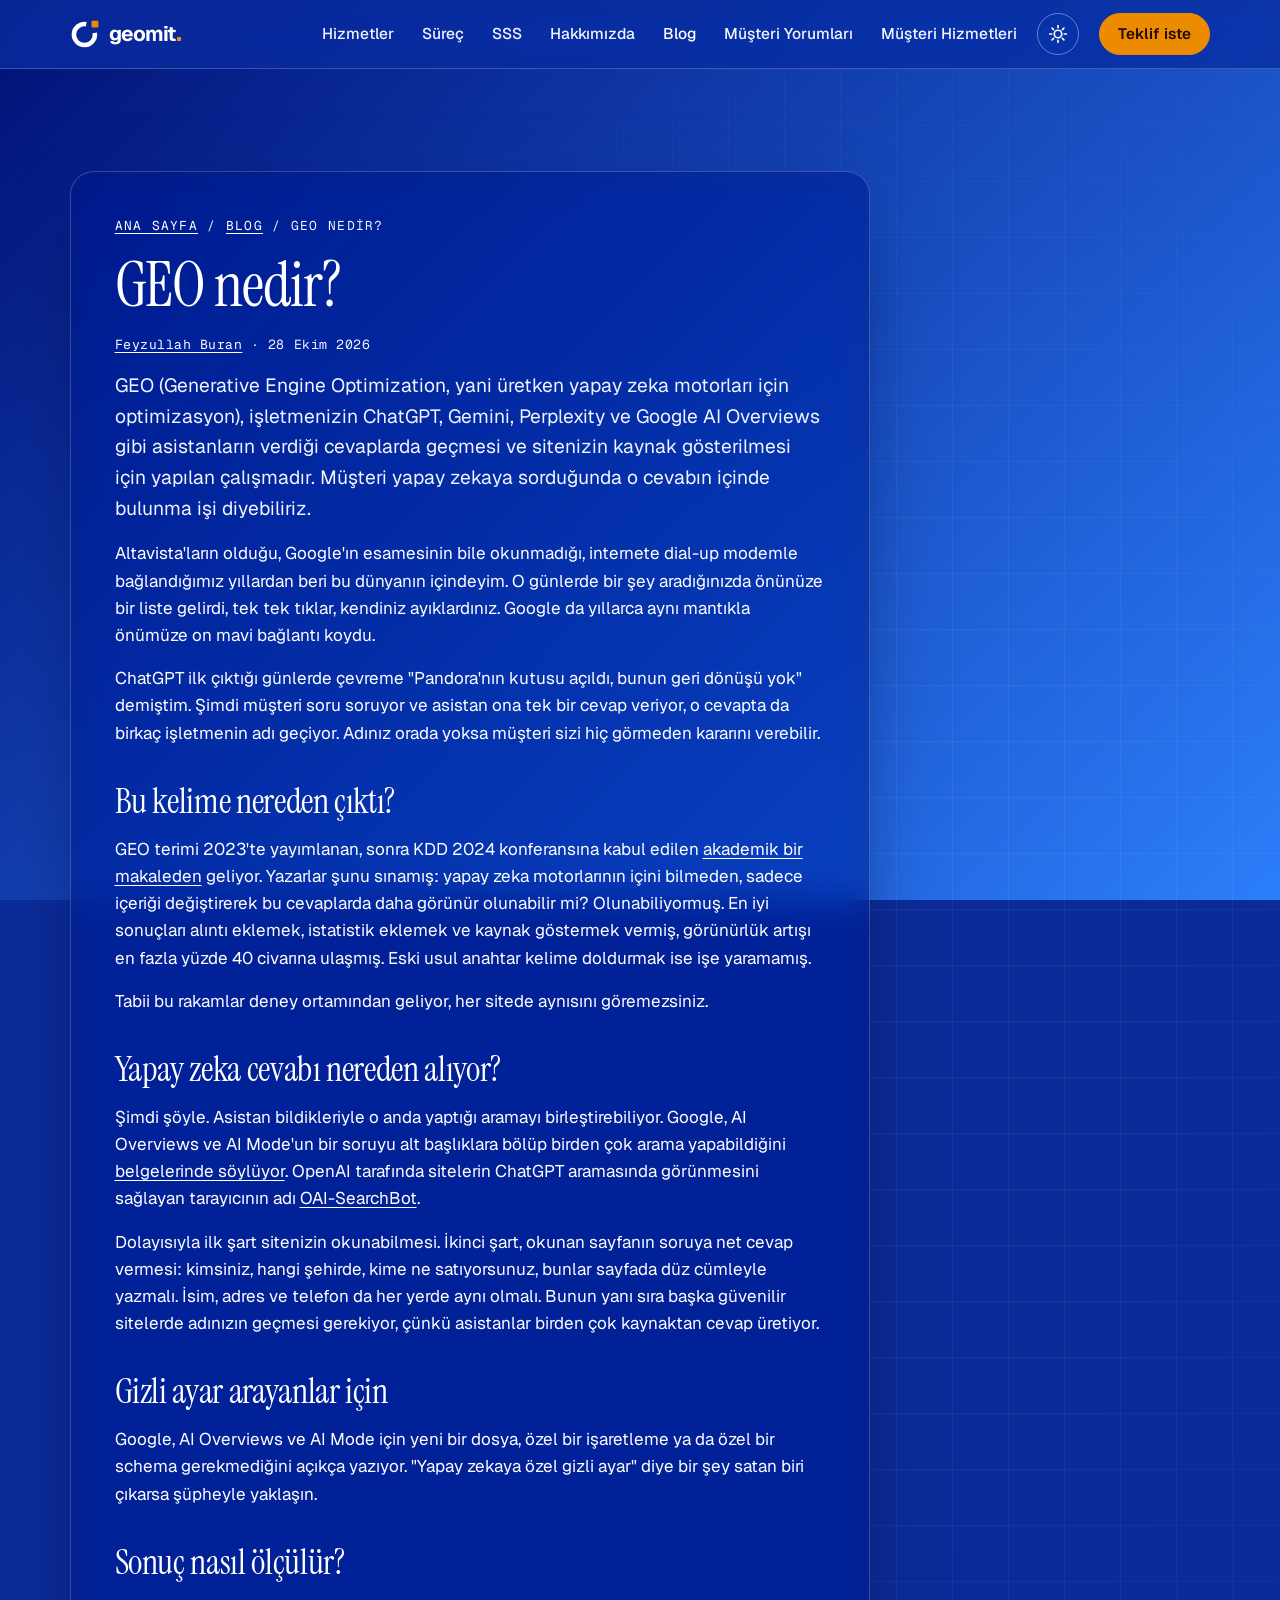
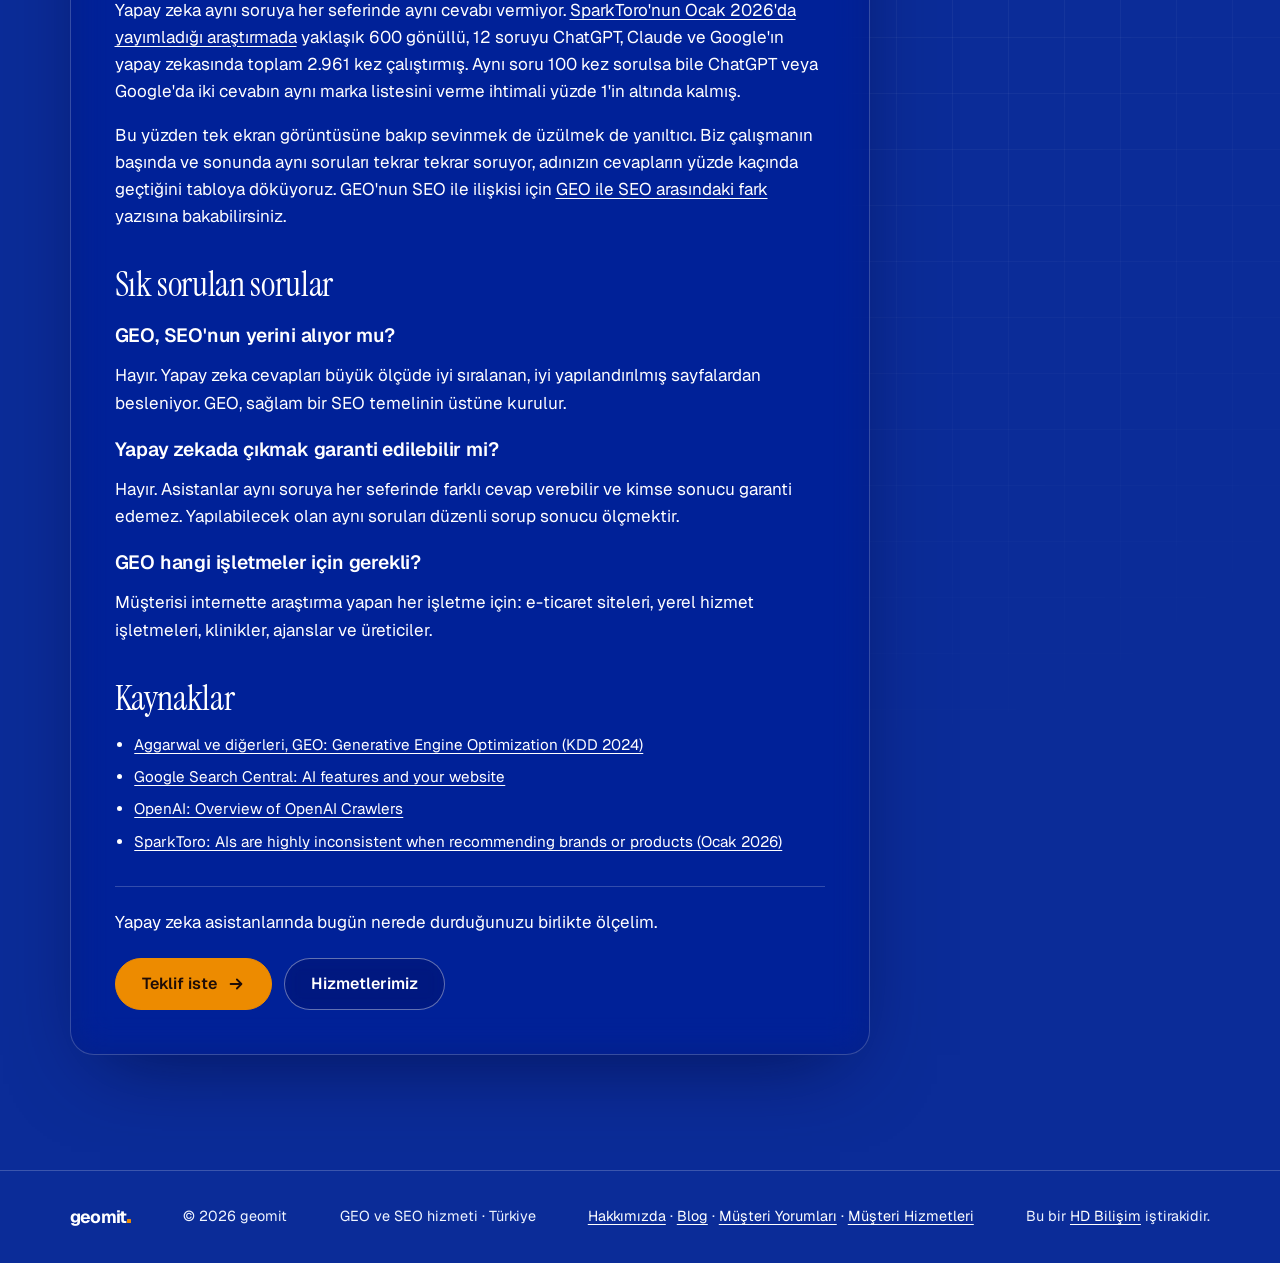
<file: blog/geo-nedir/index.html>
<!doctype html>
<html lang="tr">
<head>
<meta charset="utf-8">
<meta name="viewport" content="width=device-width, initial-scale=1, viewport-fit=cover">
<title>GEO nedir? | geomit</title>
<meta name="description" content="GEO, işletmenizin ChatGPT, Gemini, Perplexity ve Google AI Overviews gibi yapay zeka asistanlarının cevaplarında geçmesi ve kaynak gösterilmesi için yapılan çalışmadır.">
<link rel="canonical" href="https://geomit.net/blog/geo-nedir/">
<meta name="robots" content="index, follow">
<meta name="theme-color" content="#001177">

<!-- Sosyal medyada paylaşım önizlemesi -->
<meta property="og:type" content="article">
<meta property="og:locale" content="tr_TR">
<meta property="og:site_name" content="geomit">
<meta property="og:title" content="GEO nedir? | geomit">
<meta property="og:description" content="GEO, işletmenizin ChatGPT, Gemini, Perplexity ve Google AI Overviews gibi yapay zeka asistanlarının cevaplarında geçmesi ve kaynak gösterilmesi için yapılan çalışmadır.">
<meta property="og:url" content="https://geomit.net/blog/geo-nedir/">

<link rel="icon" href="../../favicon.svg" type="image/svg+xml">
<link rel="preconnect" href="https://fonts.googleapis.com">
<link rel="preconnect" href="https://fonts.gstatic.com" crossorigin>
<link rel="stylesheet" href="https://fonts.googleapis.com/css2?family=Geist:wght@400..700&family=Instrument+Serif:ital@0;1&family=Geist+Mono:wght@400;500&display=swap">
<link rel="stylesheet" href="../../style.css?v=20261101c">

<!-- Kayıtlı tema tercihini sayfa çizilmeden uygula (yanıp sönmeyi önler) -->
<script>
  (function () {
    var d = document.documentElement;
    d.classList.add("js");
    try {
      var t = localStorage.getItem("gm-theme");
      if (t === "light" || t === "dark") d.setAttribute("data-theme", t);
    } catch (e) {}
    // Varsayılan palet "Kobalt Şafak" (mavi degrade); eski "Gece Lacivert" adresin sonuna ?palet=lacivert ekleyince
    if (/[?&]palet=lacivert(&|$)/.test(location.search)) d.setAttribute("data-palette", "lacivert");
  })();
</script>
<script src="../../main.js?v=20261101c" defer></script>

<!-- Yapılandırılmış veri. SSS metni değişirse FAQPage'i de aynı metinle güncelle. -->
<script type="application/ld+json">
{
  "@context": "https://schema.org",
  "@graph": [
    {
      "@type": "BlogPosting",
      "@id": "https://geomit.net/blog/geo-nedir/#yazi",
      "headline": "GEO nedir?",
      "description": "GEO, işletmenizin ChatGPT, Gemini, Perplexity ve Google AI Overviews gibi yapay zeka asistanlarının cevaplarında geçmesi ve kaynak gösterilmesi için yapılan çalışmadır.",
      "url": "https://geomit.net/blog/geo-nedir/",
      "mainEntityOfPage": "https://geomit.net/blog/geo-nedir/",
      "datePublished": "2026-10-28",
      "dateModified": "2026-10-28",
      "inLanguage": "tr-TR",
      "author": {
        "@type": "Person",
        "@id": "https://geomit.net/hakkimizda/#feyzullah-buran",
        "name": "Feyzullah Buran"
      },
      "publisher": {
        "@id": "https://geomit.net/#isletme"
      },
      "isPartOf": {
        "@id": "https://geomit.net/blog/#blog"
      }
    },
    {
      "@type": "BreadcrumbList",
      "itemListElement": [
        {
          "@type": "ListItem",
          "position": 1,
          "name": "Ana sayfa",
          "item": "https://geomit.net/"
        },
        {
          "@type": "ListItem",
          "position": 2,
          "name": "Blog",
          "item": "https://geomit.net/blog/"
        },
        {
          "@type": "ListItem",
          "position": 3,
          "name": "GEO nedir?",
          "item": "https://geomit.net/blog/geo-nedir/"
        }
      ]
    },
    {
      "@type": "FAQPage",
      "mainEntity": [
        {
          "@type": "Question",
          "name": "GEO, SEO'nun yerini alıyor mu?",
          "acceptedAnswer": {
            "@type": "Answer",
            "text": "Hayır. Yapay zeka cevapları büyük ölçüde iyi sıralanan, iyi yapılandırılmış sayfalardan besleniyor. GEO, sağlam bir SEO temelinin üstüne kurulur."
          }
        },
        {
          "@type": "Question",
          "name": "Yapay zekada çıkmak garanti edilebilir mi?",
          "acceptedAnswer": {
            "@type": "Answer",
            "text": "Hayır. Asistanlar aynı soruya her seferinde farklı cevap verebilir ve kimse sonucu garanti edemez. Yapılabilecek olan aynı soruları düzenli sorup sonucu ölçmektir."
          }
        },
        {
          "@type": "Question",
          "name": "GEO hangi işletmeler için gerekli?",
          "acceptedAnswer": {
            "@type": "Answer",
            "text": "Müşterisi internette araştırma yapan her işletme için: e-ticaret siteleri, yerel hizmet işletmeleri, klinikler, ajanslar ve üreticiler."
          }
        }
      ]
    }
  ]
}
</script>
</head>
<body>

<a class="skip" href="#icerik">İçeriğe geç</a>

<!-- ortak:ust -->
<header class="site-header">
  <div class="wrap header-row">
    <a class="logo" href="../../" aria-label="geomit ana sayfa">
      <svg class="logo-mark" viewBox="2.8 5.2 40 40" width="30" height="30" aria-hidden="true"><path d="M35.79 23.57A14 14 0 1 1 24.43 12.21" fill="none" stroke="currentColor" stroke-width="6"/><rect x="31.6" y="7.4" width="9" height="9" rx="1.2" fill="var(--orange)"/></svg>
      <span class="logo-word">geomit<span class="logo-dot" aria-hidden="true"></span></span>
    </a>
    <nav aria-label="Ana menü">
      <ul class="nav">
        <li><a href="../../#hizmetler">Hizmetler</a></li>
        <li><a href="../../#surec">Süreç</a></li>
        <li><a href="../../#sss">SSS</a></li>
        <li><a href="../../hakkimizda/">Hakkımızda</a></li>
        <li><a href="../../blog/" aria-current="page">Blog</a></li>
        <li><a href="../../musteri-yorumlari/">Müşteri Yorumları</a></li>
        <li><a href="../../musteri-hizmetleri/">Müşteri Hizmetleri</a></li>
      </ul>
    </nav>
    <button class="theme-toggle" type="button" hidden aria-label="Temayı değiştir">
      <svg class="icon-sun" viewBox="0 0 24 24" width="20" height="20" aria-hidden="true"><circle cx="12" cy="12" r="4.5" fill="none" stroke="currentColor" stroke-width="2"/><path d="M12 2v2.5M12 19.5V22M2 12h2.5M19.5 12H22M4.9 4.9l1.8 1.8M17.3 17.3l1.8 1.8M4.9 19.1l1.8-1.8M17.3 6.7l1.8-1.8" stroke="currentColor" stroke-width="2" stroke-linecap="round"/></svg>
      <svg class="icon-moon" viewBox="0 0 24 24" width="20" height="20" aria-hidden="true"><path d="M20 14.5A8.5 8.5 0 0 1 9.5 4a8.5 8.5 0 1 0 10.5 10.5Z" fill="none" stroke="currentColor" stroke-width="2" stroke-linejoin="round"/></svg>
    </button>
    <a class="btn btn-small" href="../../#iletisim">Teklif iste</a>
  </div>
</header>
<!-- /ortak:ust -->

<main id="icerik">

  <section class="hero">
    <div class="wrap">
      <article class="yazi">
        <nav class="crumbs" aria-label="Sayfa yolu"><a href="../../">Ana sayfa</a> / <a href="../">Blog</a> / <span aria-current="page">GEO nedir?</span></nav>
        <h1>GEO nedir?</h1>
        <p class="yazi-bilgi"><a href="../../hakkimizda/">Feyzullah Buran</a> · <time datetime="2026-10-28">28 Ekim 2026</time></p>
        <p class="lead">GEO (Generative Engine Optimization, yani üretken yapay zeka motorları için optimizasyon), işletmenizin ChatGPT, Gemini, Perplexity ve Google AI Overviews gibi asistanların verdiği cevaplarda geçmesi ve sitenizin kaynak gösterilmesi için yapılan çalışmadır. Müşteri yapay zekaya sorduğunda o cevabın içinde bulunma işi diyebiliriz.</p>

        <p>Altavista'ların olduğu, Google'ın esamesinin bile okunmadığı, internete dial-up modemle bağlandığımız yıllardan beri bu dünyanın içindeyim. O günlerde bir şey aradığınızda önünüze bir liste gelirdi, tek tek tıklar, kendiniz ayıklardınız. Google da yıllarca aynı mantıkla önümüze on mavi bağlantı koydu.</p>
        <p>ChatGPT ilk çıktığı günlerde çevreme "Pandora'nın kutusu açıldı, bunun geri dönüşü yok" demiştim. Şimdi müşteri soru soruyor ve asistan ona tek bir cevap veriyor, o cevapta da birkaç işletmenin adı geçiyor. Adınız orada yoksa müşteri sizi hiç görmeden kararını verebilir.</p>

        <h2>Bu kelime nereden çıktı?</h2>
        <p>GEO terimi 2023'te yayımlanan, sonra KDD 2024 konferansına kabul edilen <a href="https://arxiv.org/abs/2311.09735" target="_blank" rel="noopener">akademik bir makaleden</a> geliyor. Yazarlar şunu sınamış: yapay zeka motorlarının içini bilmeden, sadece içeriği değiştirerek bu cevaplarda daha görünür olunabilir mi? Olunabiliyormuş. En iyi sonuçları alıntı eklemek, istatistik eklemek ve kaynak göstermek vermiş, görünürlük artışı en fazla yüzde 40 civarına ulaşmış. Eski usul anahtar kelime doldurmak ise işe yaramamış.</p>
        <p>Tabii bu rakamlar deney ortamından geliyor, her sitede aynısını göremezsiniz.</p>

        <h2>Yapay zeka cevabı nereden alıyor?</h2>
        <p>Şimdi şöyle. Asistan bildikleriyle o anda yaptığı aramayı birleştirebiliyor. Google, AI Overviews ve AI Mode'un bir soruyu alt başlıklara bölüp birden çok arama yapabildiğini <a href="https://developers.google.com/search/docs/appearance/ai-features" target="_blank" rel="noopener">belgelerinde söylüyor</a>. OpenAI tarafında sitelerin ChatGPT aramasında görünmesini sağlayan tarayıcının adı <a href="https://developers.openai.com/api/docs/bots" target="_blank" rel="noopener">OAI-SearchBot</a>.</p>
        <p>Dolayısıyla ilk şart sitenizin okunabilmesi. İkinci şart, okunan sayfanın soruya net cevap vermesi: kimsiniz, hangi şehirde, kime ne satıyorsunuz, bunlar sayfada düz cümleyle yazmalı. İsim, adres ve telefon da her yerde aynı olmalı. Bunun yanı sıra başka güvenilir sitelerde adınızın geçmesi gerekiyor, çünkü asistanlar birden çok kaynaktan cevap üretiyor.</p>

        <h2>Gizli ayar arayanlar için</h2>
        <p>Google, AI Overviews ve AI Mode için yeni bir dosya, özel bir işaretleme ya da özel bir schema gerekmediğini açıkça yazıyor. "Yapay zekaya özel gizli ayar" diye bir şey satan biri çıkarsa şüpheyle yaklaşın.</p>

        <h2>Sonuç nasıl ölçülür?</h2>
        <p>Yapay zeka aynı soruya her seferinde aynı cevabı vermiyor. <a href="https://sparktoro.com/blog/new-research-ais-are-highly-inconsistent-when-recommending-brands-or-products-marketers-should-take-care-when-tracking-ai-visibility/" target="_blank" rel="noopener">SparkToro'nun Ocak 2026'da yayımladığı araştırmada</a> yaklaşık 600 gönüllü, 12 soruyu ChatGPT, Claude ve Google'ın yapay zekasında toplam 2.961 kez çalıştırmış. Aynı soru 100 kez sorulsa bile ChatGPT veya Google'da iki cevabın aynı marka listesini verme ihtimali yüzde 1'in altında kalmış.</p>
        <p>Bu yüzden tek ekran görüntüsüne bakıp sevinmek de üzülmek de yanıltıcı. Biz çalışmanın başında ve sonunda aynı soruları tekrar tekrar soruyor, adınızın cevapların yüzde kaçında geçtiğini tabloya döküyoruz. GEO'nun SEO ile ilişkisi için <a href="../geo-ile-seo-farki/">GEO ile SEO arasındaki fark</a> yazısına bakabilirsiniz.</p>

        <h2>Sık sorulan sorular</h2>
        <h3>GEO, SEO'nun yerini alıyor mu?</h3>
        <p>Hayır. Yapay zeka cevapları büyük ölçüde iyi sıralanan, iyi yapılandırılmış sayfalardan besleniyor. GEO, sağlam bir SEO temelinin üstüne kurulur.</p>
        <h3>Yapay zekada çıkmak garanti edilebilir mi?</h3>
        <p>Hayır. Asistanlar aynı soruya her seferinde farklı cevap verebilir ve kimse sonucu garanti edemez. Yapılabilecek olan aynı soruları düzenli sorup sonucu ölçmektir.</p>
        <h3>GEO hangi işletmeler için gerekli?</h3>
        <p>Müşterisi internette araştırma yapan her işletme için: e-ticaret siteleri, yerel hizmet işletmeleri, klinikler, ajanslar ve üreticiler.</p>

        <h2>Kaynaklar</h2>
        <ul class="yazi-kaynak">
          <li><a href="https://arxiv.org/abs/2311.09735" target="_blank" rel="noopener">Aggarwal ve diğerleri, GEO: Generative Engine Optimization (KDD 2024)</a></li>
          <li><a href="https://developers.google.com/search/docs/appearance/ai-features" target="_blank" rel="noopener">Google Search Central: AI features and your website</a></li>
          <li><a href="https://developers.openai.com/api/docs/bots" target="_blank" rel="noopener">OpenAI: Overview of OpenAI Crawlers</a></li>
          <li><a href="https://sparktoro.com/blog/new-research-ais-are-highly-inconsistent-when-recommending-brands-or-products-marketers-should-take-care-when-tracking-ai-visibility/" target="_blank" rel="noopener">SparkToro: AIs are highly inconsistent when recommending brands or products (Ocak 2026)</a></li>
        </ul>

        <div class="yazi-cta">
          <p>Yapay zeka asistanlarında bugün nerede durduğunuzu birlikte ölçelim.</p>
          <div class="cta-row">
            <a class="btn" href="../../#iletisim">Teklif iste
              <svg viewBox="0 0 20 20" width="18" height="18" aria-hidden="true"><path d="M4 10h11m-4-5 5 5-5 5" fill="none" stroke="currentColor" stroke-width="2" stroke-linecap="round" stroke-linejoin="round"/></svg></a>
            <a class="btn btn-ghost" href="../../#hizmetler">Hizmetlerimiz</a>
          </div>
        </div>
      </article>
    </div>
  </section>

</main>

<!-- ortak:alt -->
<footer class="site-footer">
  <div class="wrap footer-row">
    <span class="logo-word footer-logo">geomit<span class="logo-dot" aria-hidden="true"></span></span>
    <span>© 2026 geomit</span>
    <span>GEO ve SEO hizmeti · Türkiye</span>
    <span><a class="footer-link" href="../../hakkimizda/">Hakkımızda</a> · <a class="footer-link" href="../../blog/" aria-current="page">Blog</a> · <a class="footer-link" href="../../musteri-yorumlari/">Müşteri Yorumları</a> · <a class="footer-link" href="../../musteri-hizmetleri/">Müşteri Hizmetleri</a></span>
    <span>Bu bir <a class="footer-link" href="https://www.hdbilisim.com/" rel="noopener">HD Bilişim</a> iştirakidir.</span>
  </div>
</footer>
<!-- /ortak:alt -->

</body>
</html>
</file>
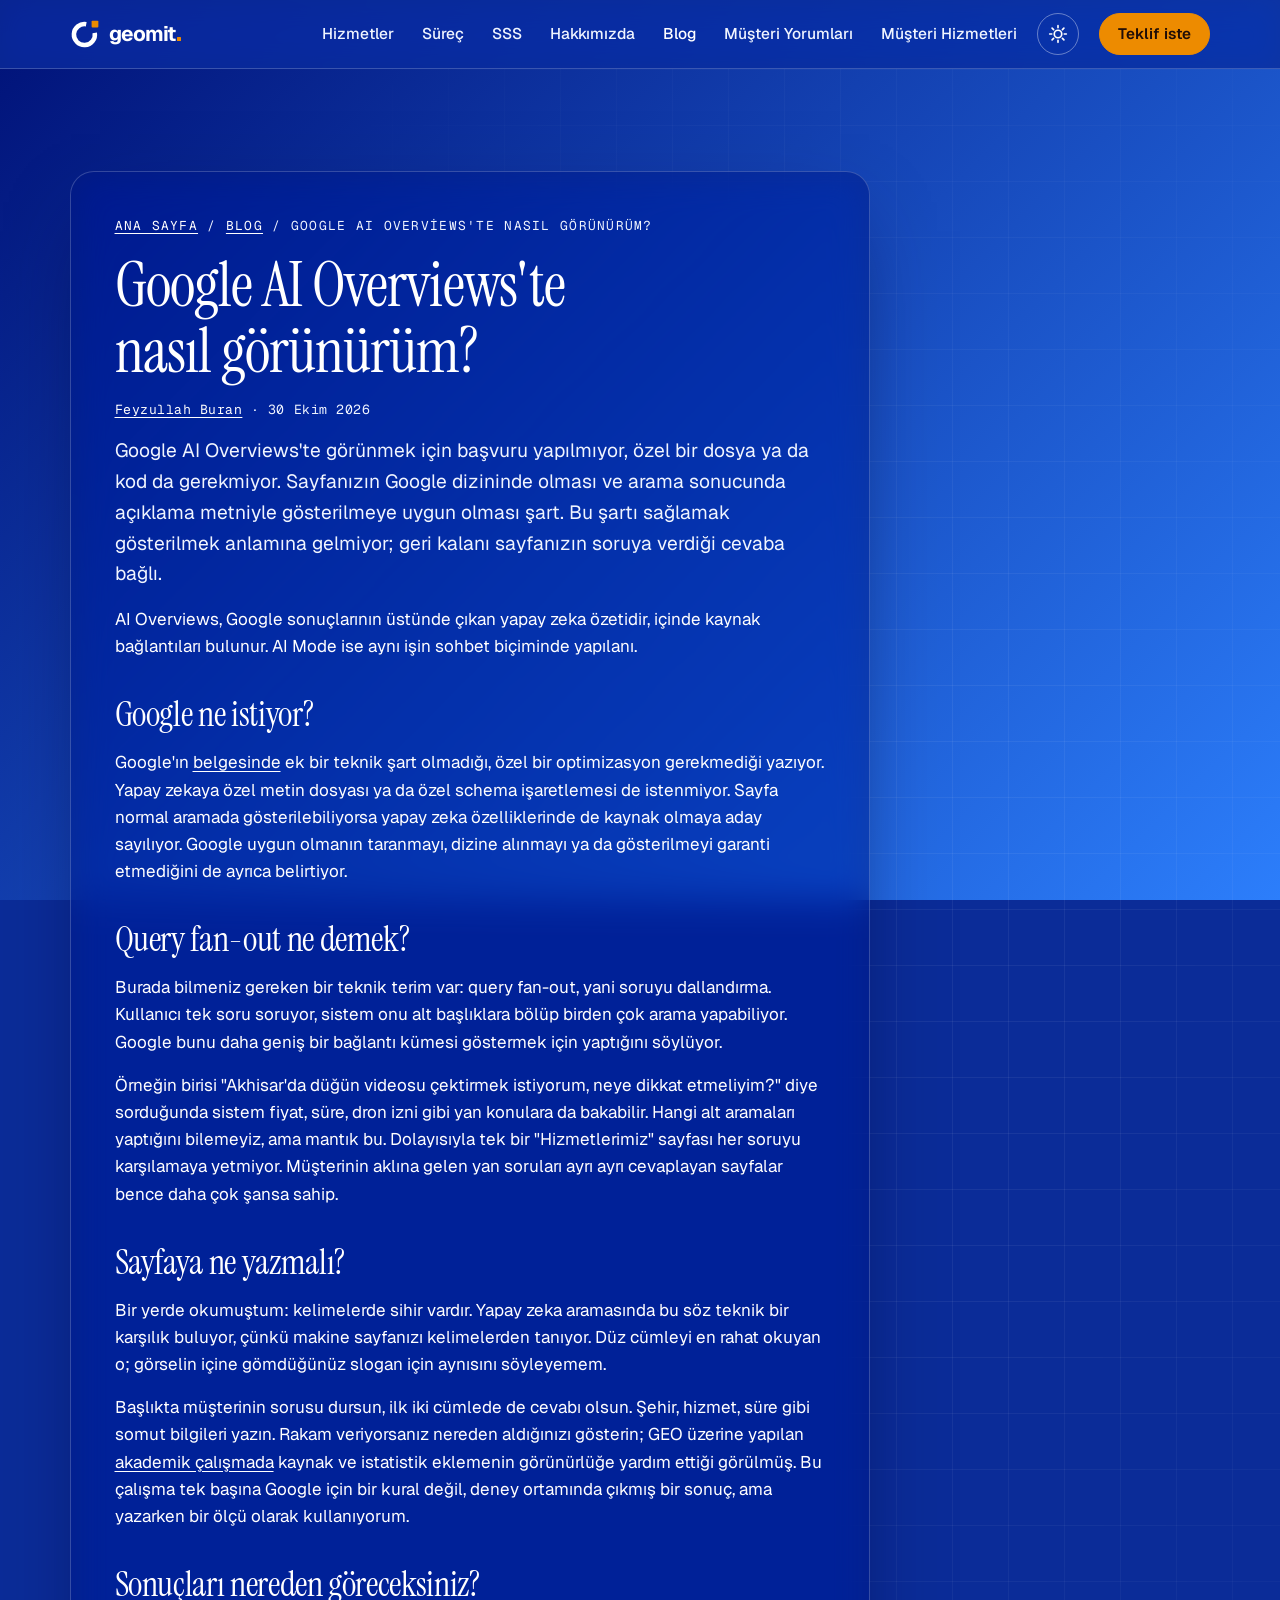
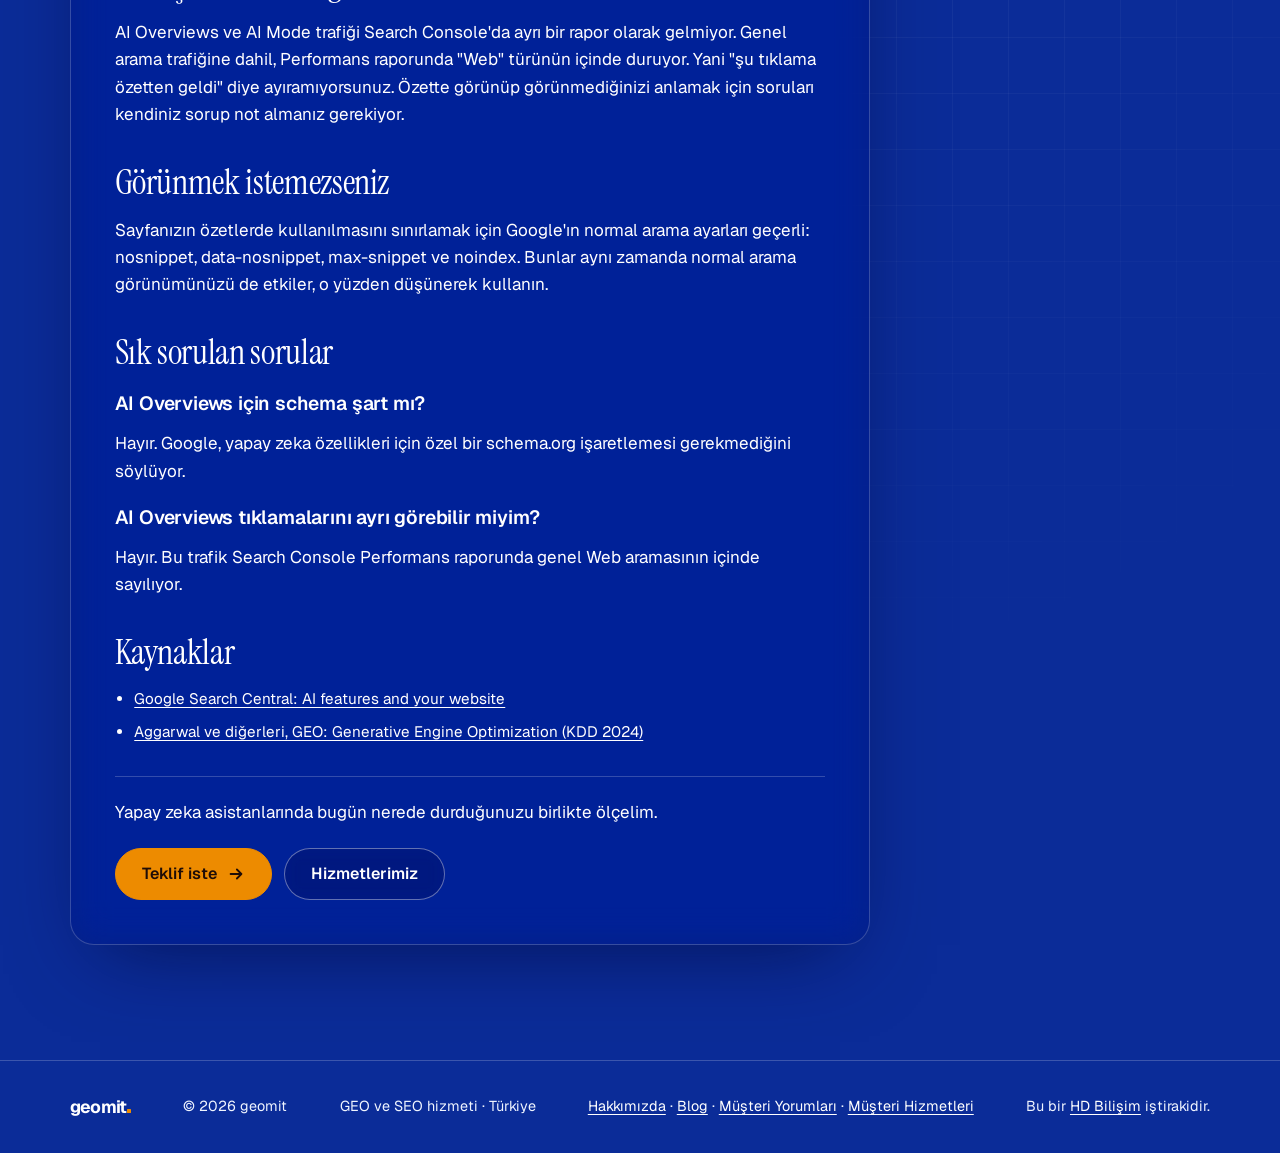
<file: blog/google-ai-overviews-gorunmek/index.html>
<!doctype html>
<html lang="tr">
<head>
<meta charset="utf-8">
<meta name="viewport" content="width=device-width, initial-scale=1, viewport-fit=cover">
<title>Google AI Overviews'te nasıl görünürüm? | geomit</title>
<meta name="description" content="AI Overviews için özel bir başvuru, dosya ya da kod gerekmiyor. Sayfanın dizinde ve açıklamayla gösterilmeye uygun olması şart. Gerisi cevabın kalitesine bağlı.">
<link rel="canonical" href="https://geomit.net/blog/google-ai-overviews-gorunmek/">
<meta name="robots" content="index, follow">
<meta name="theme-color" content="#001177">

<!-- Sosyal medyada paylaşım önizlemesi -->
<meta property="og:type" content="article">
<meta property="og:locale" content="tr_TR">
<meta property="og:site_name" content="geomit">
<meta property="og:title" content="Google AI Overviews'te nasıl görünürüm? | geomit">
<meta property="og:description" content="AI Overviews için özel bir başvuru, dosya ya da kod gerekmiyor. Sayfanın dizinde ve açıklamayla gösterilmeye uygun olması şart. Gerisi cevabın kalitesine bağlı.">
<meta property="og:url" content="https://geomit.net/blog/google-ai-overviews-gorunmek/">

<link rel="icon" href="../../favicon.svg" type="image/svg+xml">
<link rel="preconnect" href="https://fonts.googleapis.com">
<link rel="preconnect" href="https://fonts.gstatic.com" crossorigin>
<link rel="stylesheet" href="https://fonts.googleapis.com/css2?family=Geist:wght@400..700&family=Instrument+Serif:ital@0;1&family=Geist+Mono:wght@400;500&display=swap">
<link rel="stylesheet" href="../../style.css?v=20261101c">

<!-- Kayıtlı tema tercihini sayfa çizilmeden uygula (yanıp sönmeyi önler) -->
<script>
  (function () {
    var d = document.documentElement;
    d.classList.add("js");
    try {
      var t = localStorage.getItem("gm-theme");
      if (t === "light" || t === "dark") d.setAttribute("data-theme", t);
    } catch (e) {}
    // Varsayılan palet "Kobalt Şafak" (mavi degrade); eski "Gece Lacivert" adresin sonuna ?palet=lacivert ekleyince
    if (/[?&]palet=lacivert(&|$)/.test(location.search)) d.setAttribute("data-palette", "lacivert");
  })();
</script>
<script src="../../main.js?v=20261101c" defer></script>

<!-- Yapılandırılmış veri. SSS metni değişirse FAQPage'i de aynı metinle güncelle. -->
<script type="application/ld+json">
{
  "@context": "https://schema.org",
  "@graph": [
    {
      "@type": "BlogPosting",
      "@id": "https://geomit.net/blog/google-ai-overviews-gorunmek/#yazi",
      "headline": "Google AI Overviews'te nasıl görünürüm?",
      "description": "AI Overviews için özel bir başvuru, dosya ya da kod gerekmiyor. Sayfanın dizinde ve açıklamayla gösterilmeye uygun olması şart. Gerisi cevabın kalitesine bağlı.",
      "url": "https://geomit.net/blog/google-ai-overviews-gorunmek/",
      "mainEntityOfPage": "https://geomit.net/blog/google-ai-overviews-gorunmek/",
      "datePublished": "2026-10-30",
      "dateModified": "2026-10-30",
      "inLanguage": "tr-TR",
      "author": {
        "@type": "Person",
        "@id": "https://geomit.net/hakkimizda/#feyzullah-buran",
        "name": "Feyzullah Buran"
      },
      "publisher": {
        "@id": "https://geomit.net/#isletme"
      },
      "isPartOf": {
        "@id": "https://geomit.net/blog/#blog"
      }
    },
    {
      "@type": "BreadcrumbList",
      "itemListElement": [
        {
          "@type": "ListItem",
          "position": 1,
          "name": "Ana sayfa",
          "item": "https://geomit.net/"
        },
        {
          "@type": "ListItem",
          "position": 2,
          "name": "Blog",
          "item": "https://geomit.net/blog/"
        },
        {
          "@type": "ListItem",
          "position": 3,
          "name": "Google AI Overviews'te nasıl görünürüm?",
          "item": "https://geomit.net/blog/google-ai-overviews-gorunmek/"
        }
      ]
    },
    {
      "@type": "FAQPage",
      "mainEntity": [
        {
          "@type": "Question",
          "name": "AI Overviews için schema şart mı?",
          "acceptedAnswer": {
            "@type": "Answer",
            "text": "Hayır. Google, yapay zeka özellikleri için özel bir schema.org işaretlemesi gerekmediğini söylüyor."
          }
        },
        {
          "@type": "Question",
          "name": "AI Overviews tıklamalarını ayrı görebilir miyim?",
          "acceptedAnswer": {
            "@type": "Answer",
            "text": "Hayır. Bu trafik Search Console Performans raporunda genel Web aramasının içinde sayılıyor."
          }
        }
      ]
    }
  ]
}
</script>
</head>
<body>

<a class="skip" href="#icerik">İçeriğe geç</a>

<!-- ortak:ust -->
<header class="site-header">
  <div class="wrap header-row">
    <a class="logo" href="../../" aria-label="geomit ana sayfa">
      <svg class="logo-mark" viewBox="2.8 5.2 40 40" width="30" height="30" aria-hidden="true"><path d="M35.79 23.57A14 14 0 1 1 24.43 12.21" fill="none" stroke="currentColor" stroke-width="6"/><rect x="31.6" y="7.4" width="9" height="9" rx="1.2" fill="var(--orange)"/></svg>
      <span class="logo-word">geomit<span class="logo-dot" aria-hidden="true"></span></span>
    </a>
    <nav aria-label="Ana menü">
      <ul class="nav">
        <li><a href="../../#hizmetler">Hizmetler</a></li>
        <li><a href="../../#surec">Süreç</a></li>
        <li><a href="../../#sss">SSS</a></li>
        <li><a href="../../hakkimizda/">Hakkımızda</a></li>
        <li><a href="../../blog/" aria-current="page">Blog</a></li>
        <li><a href="../../musteri-yorumlari/">Müşteri Yorumları</a></li>
        <li><a href="../../musteri-hizmetleri/">Müşteri Hizmetleri</a></li>
      </ul>
    </nav>
    <button class="theme-toggle" type="button" hidden aria-label="Temayı değiştir">
      <svg class="icon-sun" viewBox="0 0 24 24" width="20" height="20" aria-hidden="true"><circle cx="12" cy="12" r="4.5" fill="none" stroke="currentColor" stroke-width="2"/><path d="M12 2v2.5M12 19.5V22M2 12h2.5M19.5 12H22M4.9 4.9l1.8 1.8M17.3 17.3l1.8 1.8M4.9 19.1l1.8-1.8M17.3 6.7l1.8-1.8" stroke="currentColor" stroke-width="2" stroke-linecap="round"/></svg>
      <svg class="icon-moon" viewBox="0 0 24 24" width="20" height="20" aria-hidden="true"><path d="M20 14.5A8.5 8.5 0 0 1 9.5 4a8.5 8.5 0 1 0 10.5 10.5Z" fill="none" stroke="currentColor" stroke-width="2" stroke-linejoin="round"/></svg>
    </button>
    <a class="btn btn-small" href="../../#iletisim">Teklif iste</a>
  </div>
</header>
<!-- /ortak:ust -->

<main id="icerik">

  <section class="hero">
    <div class="wrap">
      <article class="yazi">
        <nav class="crumbs" aria-label="Sayfa yolu"><a href="../../">Ana sayfa</a> / <a href="../">Blog</a> / <span aria-current="page">Google AI Overviews'te nasıl görünürüm?</span></nav>
        <h1>Google AI Overviews'te nasıl görünürüm?</h1>
        <p class="yazi-bilgi"><a href="../../hakkimizda/">Feyzullah Buran</a> · <time datetime="2026-10-30">30 Ekim 2026</time></p>
        <p class="lead">Google AI Overviews'te görünmek için başvuru yapılmıyor, özel bir dosya ya da kod da gerekmiyor. Sayfanızın Google dizininde olması ve arama sonucunda açıklama metniyle gösterilmeye uygun olması şart. Bu şartı sağlamak gösterilmek anlamına gelmiyor; geri kalanı sayfanızın soruya verdiği cevaba bağlı.</p>

        <p>AI Overviews, Google sonuçlarının üstünde çıkan yapay zeka özetidir, içinde kaynak bağlantıları bulunur. AI Mode ise aynı işin sohbet biçiminde yapılanı.</p>

        <h2>Google ne istiyor?</h2>
        <p>Google'ın <a href="https://developers.google.com/search/docs/appearance/ai-features" target="_blank" rel="noopener">belgesinde</a> ek bir teknik şart olmadığı, özel bir optimizasyon gerekmediği yazıyor. Yapay zekaya özel metin dosyası ya da özel schema işaretlemesi de istenmiyor. Sayfa normal aramada gösterilebiliyorsa yapay zeka özelliklerinde de kaynak olmaya aday sayılıyor. Google uygun olmanın taranmayı, dizine alınmayı ya da gösterilmeyi garanti etmediğini de ayrıca belirtiyor.</p>

        <h2>Query fan-out ne demek?</h2>
        <p>Burada bilmeniz gereken bir teknik terim var: query fan-out, yani soruyu dallandırma. Kullanıcı tek soru soruyor, sistem onu alt başlıklara bölüp birden çok arama yapabiliyor. Google bunu daha geniş bir bağlantı kümesi göstermek için yaptığını söylüyor.</p>
        <p>Örneğin birisi "Akhisar'da düğün videosu çektirmek istiyorum, neye dikkat etmeliyim?" diye sorduğunda sistem fiyat, süre, dron izni gibi yan konulara da bakabilir. Hangi alt aramaları yaptığını bilemeyiz, ama mantık bu. Dolayısıyla tek bir "Hizmetlerimiz" sayfası her soruyu karşılamaya yetmiyor. Müşterinin aklına gelen yan soruları ayrı ayrı cevaplayan sayfalar bence daha çok şansa sahip.</p>

        <h2>Sayfaya ne yazmalı?</h2>
        <p>Bir yerde okumuştum: kelimelerde sihir vardır. Yapay zeka aramasında bu söz teknik bir karşılık buluyor, çünkü makine sayfanızı kelimelerden tanıyor. Düz cümleyi en rahat okuyan o; görselin içine gömdüğünüz slogan için aynısını söyleyemem.</p>
        <p>Başlıkta müşterinin sorusu dursun, ilk iki cümlede de cevabı olsun. Şehir, hizmet, süre gibi somut bilgileri yazın. Rakam veriyorsanız nereden aldığınızı gösterin; GEO üzerine yapılan <a href="https://arxiv.org/abs/2311.09735" target="_blank" rel="noopener">akademik çalışmada</a> kaynak ve istatistik eklemenin görünürlüğe yardım ettiği görülmüş. Bu çalışma tek başına Google için bir kural değil, deney ortamında çıkmış bir sonuç, ama yazarken bir ölçü olarak kullanıyorum.</p>

        <h2>Sonuçları nereden göreceksiniz?</h2>
        <p>AI Overviews ve AI Mode trafiği Search Console'da ayrı bir rapor olarak gelmiyor. Genel arama trafiğine dahil, Performans raporunda "Web" türünün içinde duruyor. Yani "şu tıklama özetten geldi" diye ayıramıyorsunuz. Özette görünüp görünmediğinizi anlamak için soruları kendiniz sorup not almanız gerekiyor.</p>

        <h2>Görünmek istemezseniz</h2>
        <p>Sayfanızın özetlerde kullanılmasını sınırlamak için Google'ın normal arama ayarları geçerli: nosnippet, data-nosnippet, max-snippet ve noindex. Bunlar aynı zamanda normal arama görünümünüzü de etkiler, o yüzden düşünerek kullanın.</p>

        <h2>Sık sorulan sorular</h2>
        <h3>AI Overviews için schema şart mı?</h3>
        <p>Hayır. Google, yapay zeka özellikleri için özel bir schema.org işaretlemesi gerekmediğini söylüyor.</p>
        <h3>AI Overviews tıklamalarını ayrı görebilir miyim?</h3>
        <p>Hayır. Bu trafik Search Console Performans raporunda genel Web aramasının içinde sayılıyor.</p>

        <h2>Kaynaklar</h2>
        <ul class="yazi-kaynak">
          <li><a href="https://developers.google.com/search/docs/appearance/ai-features" target="_blank" rel="noopener">Google Search Central: AI features and your website</a></li>
          <li><a href="https://arxiv.org/abs/2311.09735" target="_blank" rel="noopener">Aggarwal ve diğerleri, GEO: Generative Engine Optimization (KDD 2024)</a></li>
        </ul>

        <div class="yazi-cta">
          <p>Yapay zeka asistanlarında bugün nerede durduğunuzu birlikte ölçelim.</p>
          <div class="cta-row">
            <a class="btn" href="../../#iletisim">Teklif iste
              <svg viewBox="0 0 20 20" width="18" height="18" aria-hidden="true"><path d="M4 10h11m-4-5 5 5-5 5" fill="none" stroke="currentColor" stroke-width="2" stroke-linecap="round" stroke-linejoin="round"/></svg></a>
            <a class="btn btn-ghost" href="../../#hizmetler">Hizmetlerimiz</a>
          </div>
        </div>
      </article>
    </div>
  </section>

</main>

<!-- ortak:alt -->
<footer class="site-footer">
  <div class="wrap footer-row">
    <span class="logo-word footer-logo">geomit<span class="logo-dot" aria-hidden="true"></span></span>
    <span>© 2026 geomit</span>
    <span>GEO ve SEO hizmeti · Türkiye</span>
    <span><a class="footer-link" href="../../hakkimizda/">Hakkımızda</a> · <a class="footer-link" href="../../blog/" aria-current="page">Blog</a> · <a class="footer-link" href="../../musteri-yorumlari/">Müşteri Yorumları</a> · <a class="footer-link" href="../../musteri-hizmetleri/">Müşteri Hizmetleri</a></span>
    <span>Bu bir <a class="footer-link" href="https://www.hdbilisim.com/" rel="noopener">HD Bilişim</a> iştirakidir.</span>
  </div>
</footer>
<!-- /ortak:alt -->

</body>
</html>
</file>
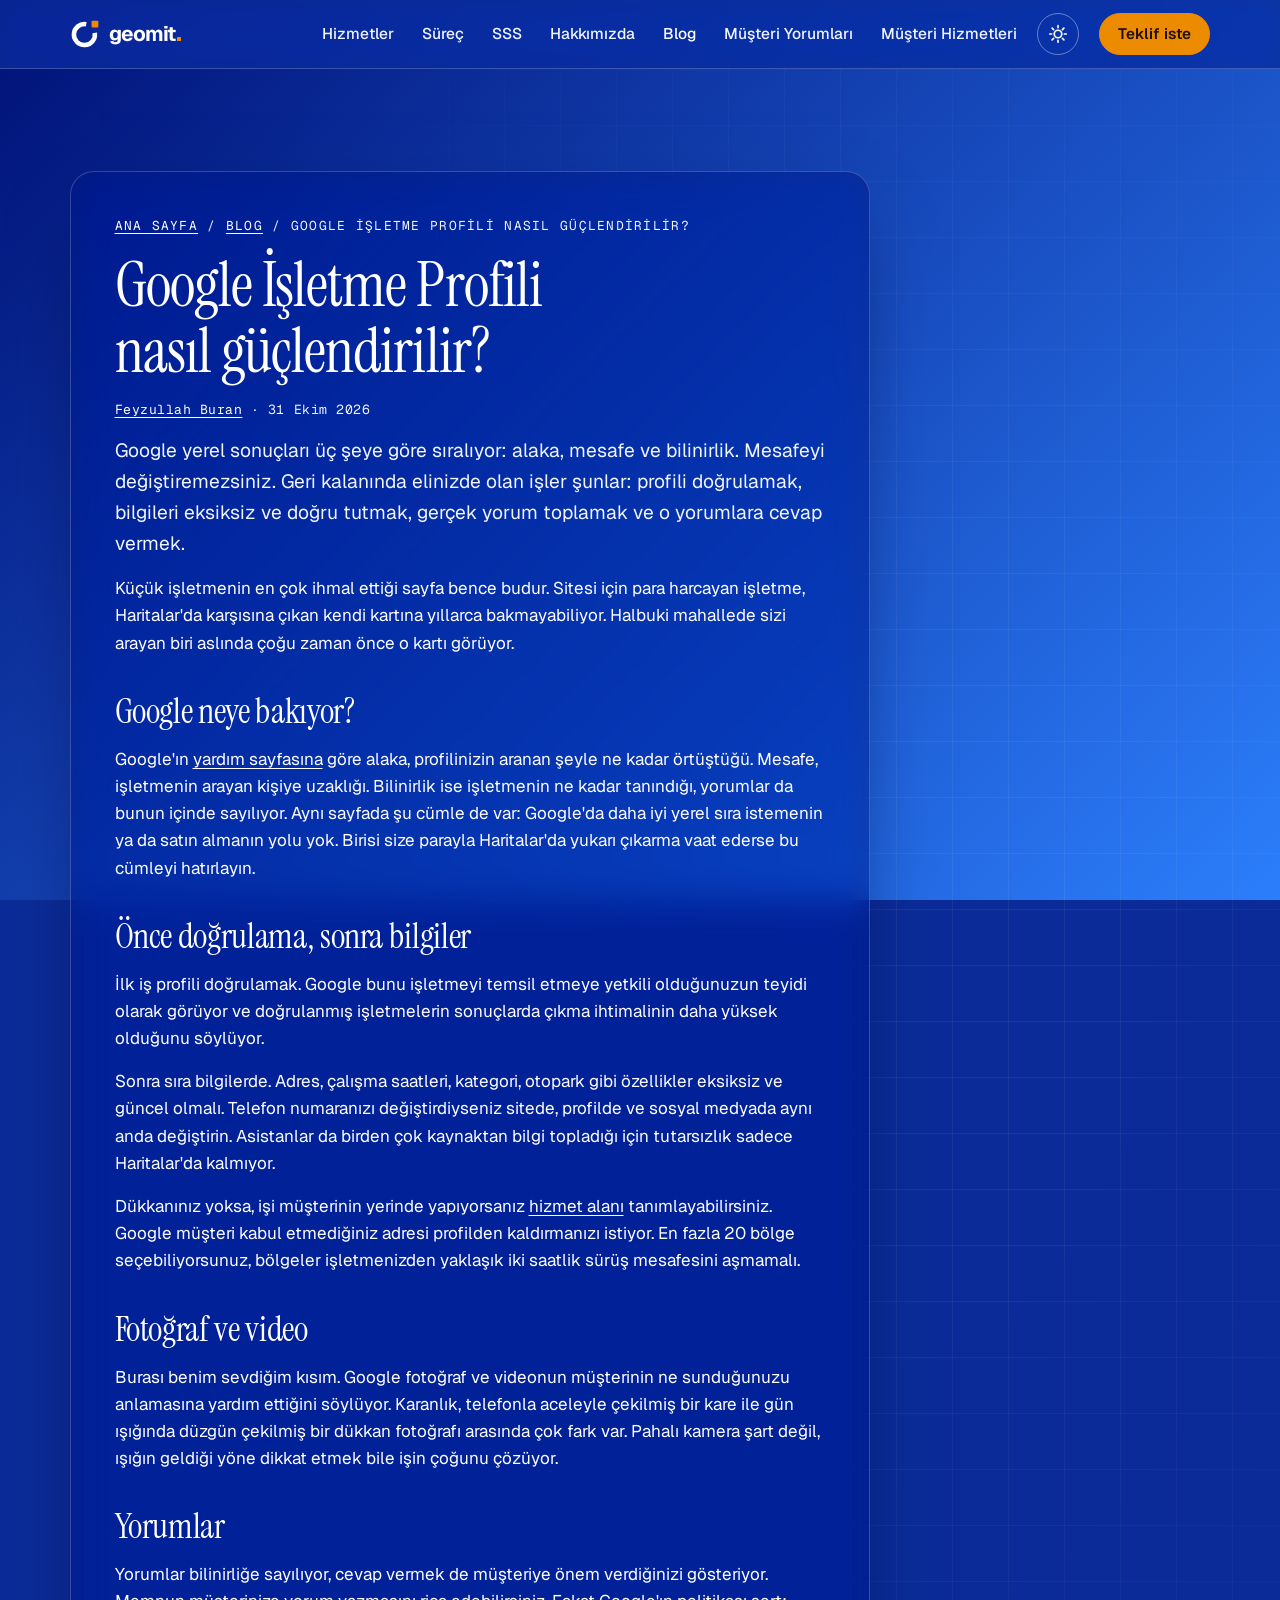
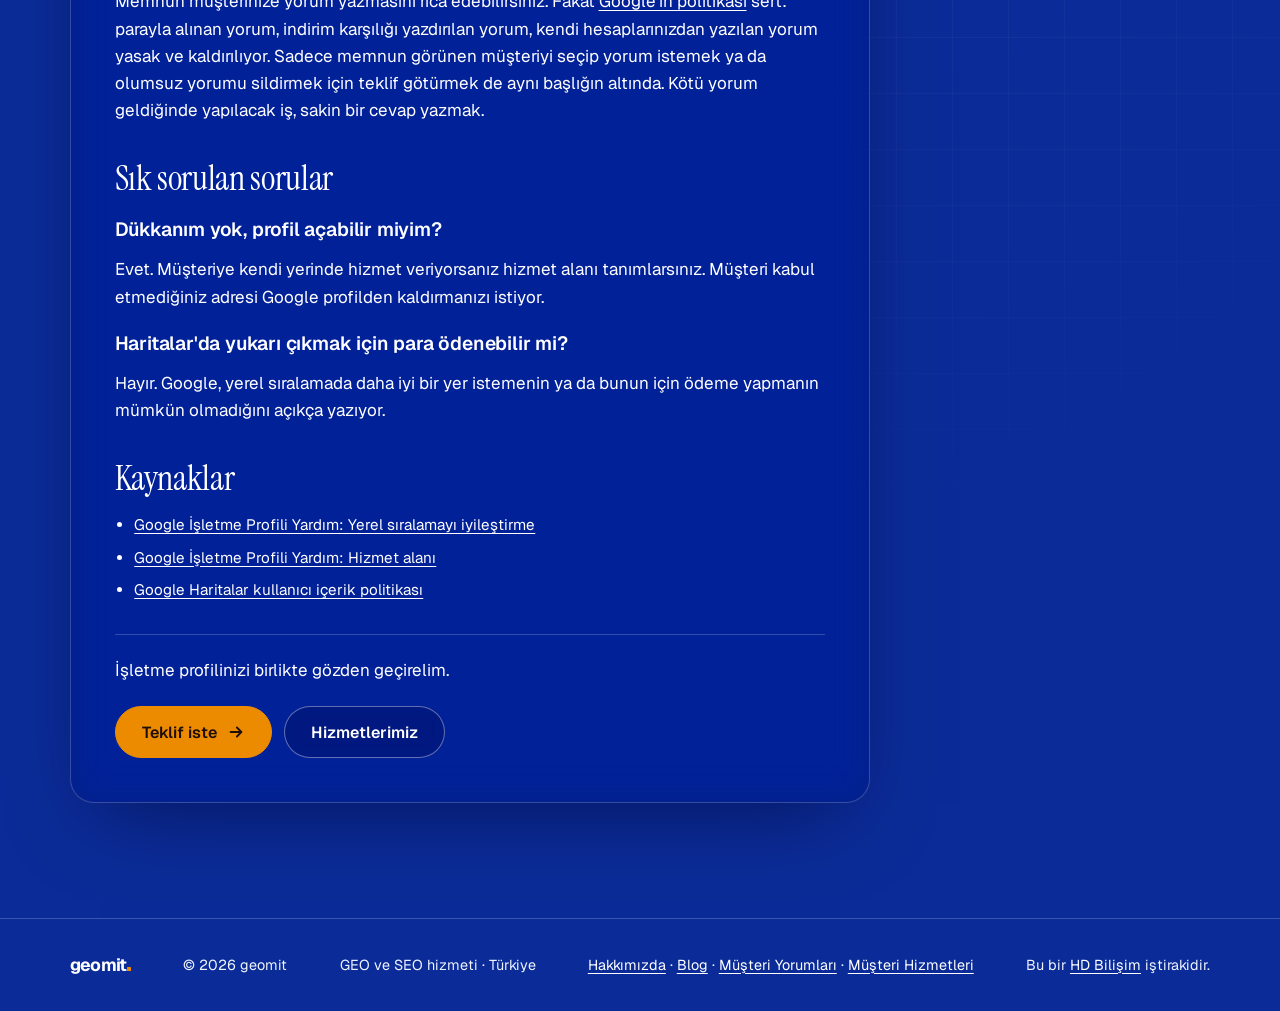
<file: blog/google-isletme-profili/index.html>
<!doctype html>
<html lang="tr">
<head>
<meta charset="utf-8">
<meta name="viewport" content="width=device-width, initial-scale=1, viewport-fit=cover">
<title>Google İşletme Profili nasıl güçlendirilir? | geomit</title>
<meta name="description" content="Google yerel sonuçlarda alaka, mesafe ve bilinirliğe bakıyor. Profilinizi doğrulamak, bilgileri eksiksiz tutmak ve yorumlara cevap vermek sizin elinizde.">
<link rel="canonical" href="https://geomit.net/blog/google-isletme-profili/">
<meta name="robots" content="index, follow">
<meta name="theme-color" content="#001177">

<!-- Sosyal medyada paylaşım önizlemesi -->
<meta property="og:type" content="article">
<meta property="og:locale" content="tr_TR">
<meta property="og:site_name" content="geomit">
<meta property="og:title" content="Google İşletme Profili nasıl güçlendirilir? | geomit">
<meta property="og:description" content="Google yerel sonuçlarda alaka, mesafe ve bilinirliğe bakıyor. Profilinizi doğrulamak, bilgileri eksiksiz tutmak ve yorumlara cevap vermek sizin elinizde.">
<meta property="og:url" content="https://geomit.net/blog/google-isletme-profili/">

<link rel="icon" href="../../favicon.svg" type="image/svg+xml">
<link rel="preconnect" href="https://fonts.googleapis.com">
<link rel="preconnect" href="https://fonts.gstatic.com" crossorigin>
<link rel="stylesheet" href="https://fonts.googleapis.com/css2?family=Geist:wght@400..700&family=Instrument+Serif:ital@0;1&family=Geist+Mono:wght@400;500&display=swap">
<link rel="stylesheet" href="../../style.css?v=20261101c">

<!-- Kayıtlı tema tercihini sayfa çizilmeden uygula (yanıp sönmeyi önler) -->
<script>
  (function () {
    var d = document.documentElement;
    d.classList.add("js");
    try {
      var t = localStorage.getItem("gm-theme");
      if (t === "light" || t === "dark") d.setAttribute("data-theme", t);
    } catch (e) {}
    // Varsayılan palet "Kobalt Şafak" (mavi degrade); eski "Gece Lacivert" adresin sonuna ?palet=lacivert ekleyince
    if (/[?&]palet=lacivert(&|$)/.test(location.search)) d.setAttribute("data-palette", "lacivert");
  })();
</script>
<script src="../../main.js?v=20261101c" defer></script>

<!-- Yapılandırılmış veri. SSS metni değişirse FAQPage'i de aynı metinle güncelle. -->
<script type="application/ld+json">
{
  "@context": "https://schema.org",
  "@graph": [
    {
      "@type": "BlogPosting",
      "@id": "https://geomit.net/blog/google-isletme-profili/#yazi",
      "headline": "Google İşletme Profili nasıl güçlendirilir?",
      "description": "Google yerel sonuçlarda alaka, mesafe ve bilinirliğe bakıyor. Profilinizi doğrulamak, bilgileri eksiksiz tutmak ve yorumlara cevap vermek sizin elinizde.",
      "url": "https://geomit.net/blog/google-isletme-profili/",
      "mainEntityOfPage": "https://geomit.net/blog/google-isletme-profili/",
      "datePublished": "2026-10-31",
      "dateModified": "2026-10-31",
      "inLanguage": "tr-TR",
      "author": {
        "@type": "Person",
        "@id": "https://geomit.net/hakkimizda/#feyzullah-buran",
        "name": "Feyzullah Buran"
      },
      "publisher": {
        "@id": "https://geomit.net/#isletme"
      },
      "isPartOf": {
        "@id": "https://geomit.net/blog/#blog"
      }
    },
    {
      "@type": "BreadcrumbList",
      "itemListElement": [
        {
          "@type": "ListItem",
          "position": 1,
          "name": "Ana sayfa",
          "item": "https://geomit.net/"
        },
        {
          "@type": "ListItem",
          "position": 2,
          "name": "Blog",
          "item": "https://geomit.net/blog/"
        },
        {
          "@type": "ListItem",
          "position": 3,
          "name": "Google İşletme Profili nasıl güçlendirilir?",
          "item": "https://geomit.net/blog/google-isletme-profili/"
        }
      ]
    },
    {
      "@type": "FAQPage",
      "mainEntity": [
        {
          "@type": "Question",
          "name": "Dükkanım yok, profil açabilir miyim?",
          "acceptedAnswer": {
            "@type": "Answer",
            "text": "Evet. Müşteriye kendi yerinde hizmet veriyorsanız hizmet alanı tanımlarsınız. Müşteri kabul etmediğiniz adresi Google profilden kaldırmanızı istiyor."
          }
        },
        {
          "@type": "Question",
          "name": "Haritalar'da yukarı çıkmak için para ödenebilir mi?",
          "acceptedAnswer": {
            "@type": "Answer",
            "text": "Hayır. Google, yerel sıralamada daha iyi bir yer istemenin ya da bunun için ödeme yapmanın mümkün olmadığını açıkça yazıyor."
          }
        }
      ]
    }
  ]
}
</script>
</head>
<body>

<a class="skip" href="#icerik">İçeriğe geç</a>

<!-- ortak:ust -->
<header class="site-header">
  <div class="wrap header-row">
    <a class="logo" href="../../" aria-label="geomit ana sayfa">
      <svg class="logo-mark" viewBox="2.8 5.2 40 40" width="30" height="30" aria-hidden="true"><path d="M35.79 23.57A14 14 0 1 1 24.43 12.21" fill="none" stroke="currentColor" stroke-width="6"/><rect x="31.6" y="7.4" width="9" height="9" rx="1.2" fill="var(--orange)"/></svg>
      <span class="logo-word">geomit<span class="logo-dot" aria-hidden="true"></span></span>
    </a>
    <nav aria-label="Ana menü">
      <ul class="nav">
        <li><a href="../../#hizmetler">Hizmetler</a></li>
        <li><a href="../../#surec">Süreç</a></li>
        <li><a href="../../#sss">SSS</a></li>
        <li><a href="../../hakkimizda/">Hakkımızda</a></li>
        <li><a href="../../blog/" aria-current="page">Blog</a></li>
        <li><a href="../../musteri-yorumlari/">Müşteri Yorumları</a></li>
        <li><a href="../../musteri-hizmetleri/">Müşteri Hizmetleri</a></li>
      </ul>
    </nav>
    <button class="theme-toggle" type="button" hidden aria-label="Temayı değiştir">
      <svg class="icon-sun" viewBox="0 0 24 24" width="20" height="20" aria-hidden="true"><circle cx="12" cy="12" r="4.5" fill="none" stroke="currentColor" stroke-width="2"/><path d="M12 2v2.5M12 19.5V22M2 12h2.5M19.5 12H22M4.9 4.9l1.8 1.8M17.3 17.3l1.8 1.8M4.9 19.1l1.8-1.8M17.3 6.7l1.8-1.8" stroke="currentColor" stroke-width="2" stroke-linecap="round"/></svg>
      <svg class="icon-moon" viewBox="0 0 24 24" width="20" height="20" aria-hidden="true"><path d="M20 14.5A8.5 8.5 0 0 1 9.5 4a8.5 8.5 0 1 0 10.5 10.5Z" fill="none" stroke="currentColor" stroke-width="2" stroke-linejoin="round"/></svg>
    </button>
    <a class="btn btn-small" href="../../#iletisim">Teklif iste</a>
  </div>
</header>
<!-- /ortak:ust -->

<main id="icerik">

  <section class="hero">
    <div class="wrap">
      <article class="yazi">
        <nav class="crumbs" aria-label="Sayfa yolu"><a href="../../">Ana sayfa</a> / <a href="../">Blog</a> / <span aria-current="page">Google İşletme Profili nasıl güçlendirilir?</span></nav>
        <h1>Google İşletme Profili nasıl güçlendirilir?</h1>
        <p class="yazi-bilgi"><a href="../../hakkimizda/">Feyzullah Buran</a> · <time datetime="2026-10-31">31 Ekim 2026</time></p>
        <p class="lead">Google yerel sonuçları üç şeye göre sıralıyor: alaka, mesafe ve bilinirlik. Mesafeyi değiştiremezsiniz. Geri kalanında elinizde olan işler şunlar: profili doğrulamak, bilgileri eksiksiz ve doğru tutmak, gerçek yorum toplamak ve o yorumlara cevap vermek.</p>

        <p>Küçük işletmenin en çok ihmal ettiği sayfa bence budur. Sitesi için para harcayan işletme, Haritalar'da karşısına çıkan kendi kartına yıllarca bakmayabiliyor. Halbuki mahallede sizi arayan biri aslında çoğu zaman önce o kartı görüyor.</p>

        <h2>Google neye bakıyor?</h2>
        <p>Google'ın <a href="https://support.google.com/business/answer/7091" target="_blank" rel="noopener">yardım sayfasına</a> göre alaka, profilinizin aranan şeyle ne kadar örtüştüğü. Mesafe, işletmenin arayan kişiye uzaklığı. Bilinirlik ise işletmenin ne kadar tanındığı, yorumlar da bunun içinde sayılıyor. Aynı sayfada şu cümle de var: Google'da daha iyi yerel sıra istemenin ya da satın almanın yolu yok. Birisi size parayla Haritalar'da yukarı çıkarma vaat ederse bu cümleyi hatırlayın.</p>

        <h2>Önce doğrulama, sonra bilgiler</h2>
        <p>İlk iş profili doğrulamak. Google bunu işletmeyi temsil etmeye yetkili olduğunuzun teyidi olarak görüyor ve doğrulanmış işletmelerin sonuçlarda çıkma ihtimalinin daha yüksek olduğunu söylüyor.</p>
        <p>Sonra sıra bilgilerde. Adres, çalışma saatleri, kategori, otopark gibi özellikler eksiksiz ve güncel olmalı. Telefon numaranızı değiştirdiyseniz sitede, profilde ve sosyal medyada aynı anda değiştirin. Asistanlar da birden çok kaynaktan bilgi topladığı için tutarsızlık sadece Haritalar'da kalmıyor.</p>
        <p>Dükkanınız yoksa, işi müşterinin yerinde yapıyorsanız <a href="https://support.google.com/business/answer/9157481" target="_blank" rel="noopener">hizmet alanı</a> tanımlayabilirsiniz. Google müşteri kabul etmediğiniz adresi profilden kaldırmanızı istiyor. En fazla 20 bölge seçebiliyorsunuz, bölgeler işletmenizden yaklaşık iki saatlik sürüş mesafesini aşmamalı.</p>

        <h2>Fotoğraf ve video</h2>
        <p>Burası benim sevdiğim kısım. Google fotoğraf ve videonun müşterinin ne sunduğunuzu anlamasına yardım ettiğini söylüyor. Karanlık, telefonla aceleyle çekilmiş bir kare ile gün ışığında düzgün çekilmiş bir dükkan fotoğrafı arasında çok fark var. Pahalı kamera şart değil, ışığın geldiği yöne dikkat etmek bile işin çoğunu çözüyor.</p>

        <h2>Yorumlar</h2>
        <p>Yorumlar bilinirliğe sayılıyor, cevap vermek de müşteriye önem verdiğinizi gösteriyor. Memnun müşterinize yorum yazmasını rica edebilirsiniz. Fakat <a href="https://support.google.com/contributionpolicy/answer/7400114" target="_blank" rel="noopener">Google'ın politikası</a> sert: parayla alınan yorum, indirim karşılığı yazdırılan yorum, kendi hesaplarınızdan yazılan yorum yasak ve kaldırılıyor. Sadece memnun görünen müşteriyi seçip yorum istemek ya da olumsuz yorumu sildirmek için teklif götürmek de aynı başlığın altında. Kötü yorum geldiğinde yapılacak iş, sakin bir cevap yazmak.</p>

        <h2>Sık sorulan sorular</h2>
        <h3>Dükkanım yok, profil açabilir miyim?</h3>
        <p>Evet. Müşteriye kendi yerinde hizmet veriyorsanız hizmet alanı tanımlarsınız. Müşteri kabul etmediğiniz adresi Google profilden kaldırmanızı istiyor.</p>
        <h3>Haritalar'da yukarı çıkmak için para ödenebilir mi?</h3>
        <p>Hayır. Google, yerel sıralamada daha iyi bir yer istemenin ya da bunun için ödeme yapmanın mümkün olmadığını açıkça yazıyor.</p>

        <h2>Kaynaklar</h2>
        <ul class="yazi-kaynak">
          <li><a href="https://support.google.com/business/answer/7091" target="_blank" rel="noopener">Google İşletme Profili Yardım: Yerel sıralamayı iyileştirme</a></li>
          <li><a href="https://support.google.com/business/answer/9157481" target="_blank" rel="noopener">Google İşletme Profili Yardım: Hizmet alanı</a></li>
          <li><a href="https://support.google.com/contributionpolicy/answer/7400114" target="_blank" rel="noopener">Google Haritalar kullanıcı içerik politikası</a></li>
        </ul>

        <div class="yazi-cta">
          <p>İşletme profilinizi birlikte gözden geçirelim.</p>
          <div class="cta-row">
            <a class="btn" href="../../#iletisim">Teklif iste
              <svg viewBox="0 0 20 20" width="18" height="18" aria-hidden="true"><path d="M4 10h11m-4-5 5 5-5 5" fill="none" stroke="currentColor" stroke-width="2" stroke-linecap="round" stroke-linejoin="round"/></svg></a>
            <a class="btn btn-ghost" href="../../#hizmetler">Hizmetlerimiz</a>
          </div>
        </div>
      </article>
    </div>
  </section>

</main>

<!-- ortak:alt -->
<footer class="site-footer">
  <div class="wrap footer-row">
    <span class="logo-word footer-logo">geomit<span class="logo-dot" aria-hidden="true"></span></span>
    <span>© 2026 geomit</span>
    <span>GEO ve SEO hizmeti · Türkiye</span>
    <span><a class="footer-link" href="../../hakkimizda/">Hakkımızda</a> · <a class="footer-link" href="../../blog/" aria-current="page">Blog</a> · <a class="footer-link" href="../../musteri-yorumlari/">Müşteri Yorumları</a> · <a class="footer-link" href="../../musteri-hizmetleri/">Müşteri Hizmetleri</a></span>
    <span>Bu bir <a class="footer-link" href="https://www.hdbilisim.com/" rel="noopener">HD Bilişim</a> iştirakidir.</span>
  </div>
</footer>
<!-- /ortak:alt -->

</body>
</html>
</file>
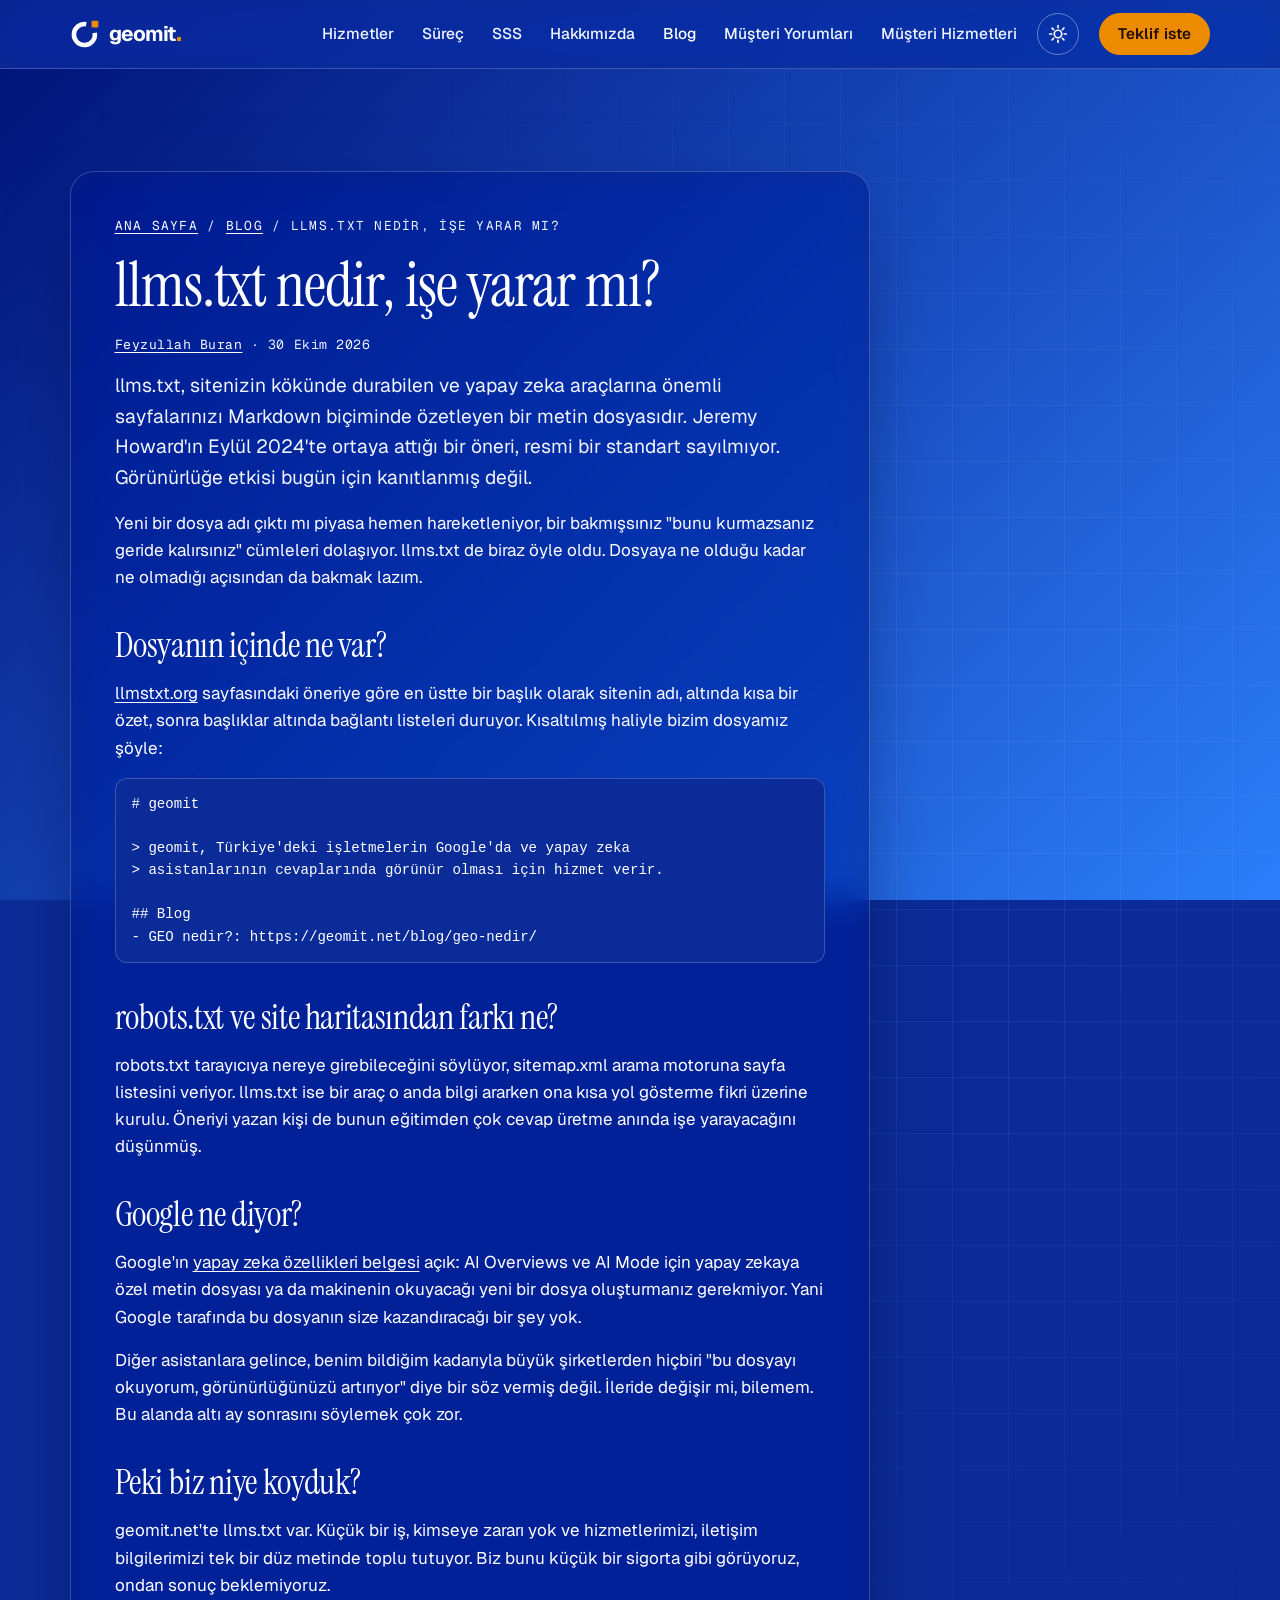
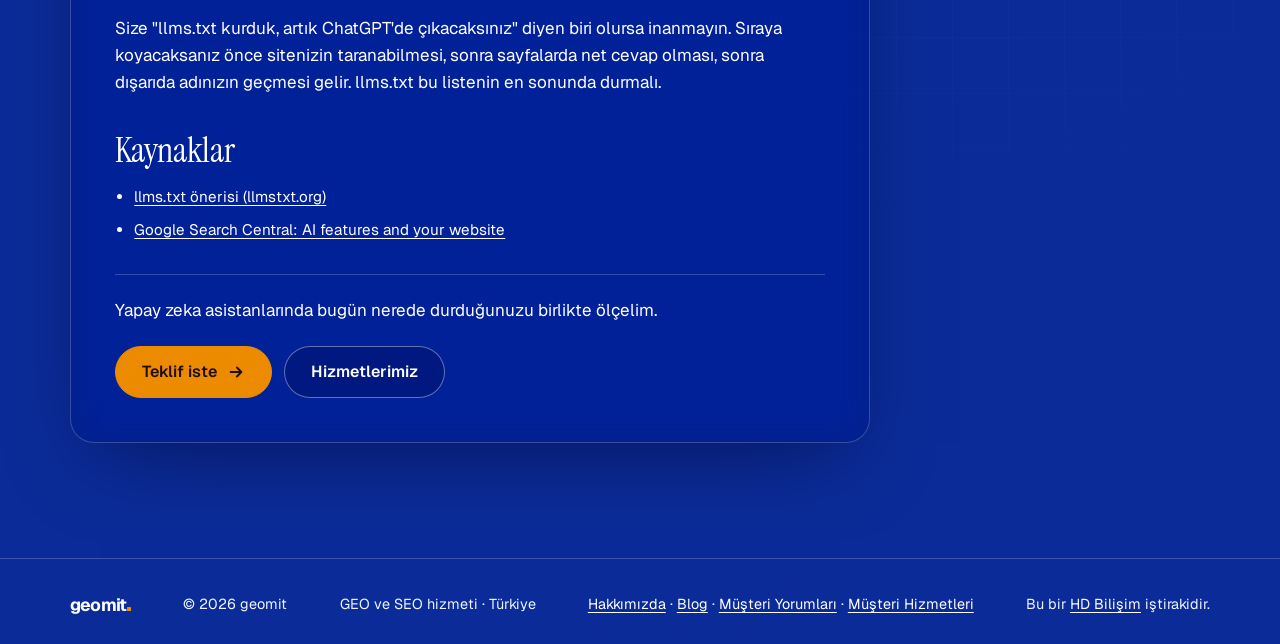
<file: blog/llms-txt-nedir/index.html>
<!doctype html>
<html lang="tr">
<head>
<meta charset="utf-8">
<meta name="viewport" content="width=device-width, initial-scale=1, viewport-fit=cover">
<title>llms.txt nedir, işe yarar mı? | geomit</title>
<meta name="description" content="llms.txt, yapay zeka araçlarına sitenizi özetleyen bir metin dosyası önerisidir. Resmi standart değil, görünürlüğe etkisi de kanıtlanmış değil.">
<link rel="canonical" href="https://geomit.net/blog/llms-txt-nedir/">
<meta name="robots" content="index, follow">
<meta name="theme-color" content="#001177">

<!-- Sosyal medyada paylaşım önizlemesi -->
<meta property="og:type" content="article">
<meta property="og:locale" content="tr_TR">
<meta property="og:site_name" content="geomit">
<meta property="og:title" content="llms.txt nedir, işe yarar mı? | geomit">
<meta property="og:description" content="llms.txt, yapay zeka araçlarına sitenizi özetleyen bir metin dosyası önerisidir. Resmi standart değil, görünürlüğe etkisi de kanıtlanmış değil.">
<meta property="og:url" content="https://geomit.net/blog/llms-txt-nedir/">

<link rel="icon" href="../../favicon.svg" type="image/svg+xml">
<link rel="preconnect" href="https://fonts.googleapis.com">
<link rel="preconnect" href="https://fonts.gstatic.com" crossorigin>
<link rel="stylesheet" href="https://fonts.googleapis.com/css2?family=Geist:wght@400..700&family=Instrument+Serif:ital@0;1&family=Geist+Mono:wght@400;500&display=swap">
<link rel="stylesheet" href="../../style.css?v=20261101c">

<!-- Kayıtlı tema tercihini sayfa çizilmeden uygula (yanıp sönmeyi önler) -->
<script>
  (function () {
    var d = document.documentElement;
    d.classList.add("js");
    try {
      var t = localStorage.getItem("gm-theme");
      if (t === "light" || t === "dark") d.setAttribute("data-theme", t);
    } catch (e) {}
    // Varsayılan palet "Kobalt Şafak" (mavi degrade); eski "Gece Lacivert" adresin sonuna ?palet=lacivert ekleyince
    if (/[?&]palet=lacivert(&|$)/.test(location.search)) d.setAttribute("data-palette", "lacivert");
  })();
</script>
<script src="../../main.js?v=20261101c" defer></script>

<!-- Yapılandırılmış veri. SSS metni değişirse FAQPage'i de aynı metinle güncelle. -->
<script type="application/ld+json">
{
  "@context": "https://schema.org",
  "@graph": [
    {
      "@type": "BlogPosting",
      "@id": "https://geomit.net/blog/llms-txt-nedir/#yazi",
      "headline": "llms.txt nedir, işe yarar mı?",
      "description": "llms.txt, yapay zeka araçlarına sitenizi özetleyen bir metin dosyası önerisidir. Resmi standart değil, görünürlüğe etkisi de kanıtlanmış değil.",
      "url": "https://geomit.net/blog/llms-txt-nedir/",
      "mainEntityOfPage": "https://geomit.net/blog/llms-txt-nedir/",
      "datePublished": "2026-10-30",
      "dateModified": "2026-10-30",
      "inLanguage": "tr-TR",
      "author": {
        "@type": "Person",
        "@id": "https://geomit.net/hakkimizda/#feyzullah-buran",
        "name": "Feyzullah Buran"
      },
      "publisher": {
        "@id": "https://geomit.net/#isletme"
      },
      "isPartOf": {
        "@id": "https://geomit.net/blog/#blog"
      }
    },
    {
      "@type": "BreadcrumbList",
      "itemListElement": [
        {
          "@type": "ListItem",
          "position": 1,
          "name": "Ana sayfa",
          "item": "https://geomit.net/"
        },
        {
          "@type": "ListItem",
          "position": 2,
          "name": "Blog",
          "item": "https://geomit.net/blog/"
        },
        {
          "@type": "ListItem",
          "position": 3,
          "name": "llms.txt nedir, işe yarar mı?",
          "item": "https://geomit.net/blog/llms-txt-nedir/"
        }
      ]
    }
  ]
}
</script>
</head>
<body>

<a class="skip" href="#icerik">İçeriğe geç</a>

<!-- ortak:ust -->
<header class="site-header">
  <div class="wrap header-row">
    <a class="logo" href="../../" aria-label="geomit ana sayfa">
      <svg class="logo-mark" viewBox="2.8 5.2 40 40" width="30" height="30" aria-hidden="true"><path d="M35.79 23.57A14 14 0 1 1 24.43 12.21" fill="none" stroke="currentColor" stroke-width="6"/><rect x="31.6" y="7.4" width="9" height="9" rx="1.2" fill="var(--orange)"/></svg>
      <span class="logo-word">geomit<span class="logo-dot" aria-hidden="true"></span></span>
    </a>
    <nav aria-label="Ana menü">
      <ul class="nav">
        <li><a href="../../#hizmetler">Hizmetler</a></li>
        <li><a href="../../#surec">Süreç</a></li>
        <li><a href="../../#sss">SSS</a></li>
        <li><a href="../../hakkimizda/">Hakkımızda</a></li>
        <li><a href="../../blog/" aria-current="page">Blog</a></li>
        <li><a href="../../musteri-yorumlari/">Müşteri Yorumları</a></li>
        <li><a href="../../musteri-hizmetleri/">Müşteri Hizmetleri</a></li>
      </ul>
    </nav>
    <button class="theme-toggle" type="button" hidden aria-label="Temayı değiştir">
      <svg class="icon-sun" viewBox="0 0 24 24" width="20" height="20" aria-hidden="true"><circle cx="12" cy="12" r="4.5" fill="none" stroke="currentColor" stroke-width="2"/><path d="M12 2v2.5M12 19.5V22M2 12h2.5M19.5 12H22M4.9 4.9l1.8 1.8M17.3 17.3l1.8 1.8M4.9 19.1l1.8-1.8M17.3 6.7l1.8-1.8" stroke="currentColor" stroke-width="2" stroke-linecap="round"/></svg>
      <svg class="icon-moon" viewBox="0 0 24 24" width="20" height="20" aria-hidden="true"><path d="M20 14.5A8.5 8.5 0 0 1 9.5 4a8.5 8.5 0 1 0 10.5 10.5Z" fill="none" stroke="currentColor" stroke-width="2" stroke-linejoin="round"/></svg>
    </button>
    <a class="btn btn-small" href="../../#iletisim">Teklif iste</a>
  </div>
</header>
<!-- /ortak:ust -->

<main id="icerik">

  <section class="hero">
    <div class="wrap">
      <article class="yazi">
        <nav class="crumbs" aria-label="Sayfa yolu"><a href="../../">Ana sayfa</a> / <a href="../">Blog</a> / <span aria-current="page">llms.txt nedir, işe yarar mı?</span></nav>
        <h1>llms.txt nedir, işe yarar mı?</h1>
        <p class="yazi-bilgi"><a href="../../hakkimizda/">Feyzullah Buran</a> · <time datetime="2026-10-30">30 Ekim 2026</time></p>
        <p class="lead">llms.txt, sitenizin kökünde durabilen ve yapay zeka araçlarına önemli sayfalarınızı Markdown biçiminde özetleyen bir metin dosyasıdır. Jeremy Howard'ın Eylül 2024'te ortaya attığı bir öneri, resmi bir standart sayılmıyor. Görünürlüğe etkisi bugün için kanıtlanmış değil.</p>

        <p>Yeni bir dosya adı çıktı mı piyasa hemen hareketleniyor, bir bakmışsınız "bunu kurmazsanız geride kalırsınız" cümleleri dolaşıyor. llms.txt de biraz öyle oldu. Dosyaya ne olduğu kadar ne olmadığı açısından da bakmak lazım.</p>

        <h2>Dosyanın içinde ne var?</h2>
        <p><a href="https://llmstxt.org/" target="_blank" rel="noopener">llmstxt.org</a> sayfasındaki öneriye göre en üstte bir başlık olarak sitenin adı, altında kısa bir özet, sonra başlıklar altında bağlantı listeleri duruyor. Kısaltılmış haliyle bizim dosyamız şöyle:</p>
        <pre><code># geomit

&gt; geomit, Türkiye'deki işletmelerin Google'da ve yapay zeka
&gt; asistanlarının cevaplarında görünür olması için hizmet verir.

## Blog
- GEO nedir?: https://geomit.net/blog/geo-nedir/</code></pre>

        <h2>robots.txt ve site haritasından farkı ne?</h2>
        <p>robots.txt tarayıcıya nereye girebileceğini söylüyor, sitemap.xml arama motoruna sayfa listesini veriyor. llms.txt ise bir araç o anda bilgi ararken ona kısa yol gösterme fikri üzerine kurulu. Öneriyi yazan kişi de bunun eğitimden çok cevap üretme anında işe yarayacağını düşünmüş.</p>

        <h2>Google ne diyor?</h2>
        <p>Google'ın <a href="https://developers.google.com/search/docs/appearance/ai-features" target="_blank" rel="noopener">yapay zeka özellikleri belgesi</a> açık: AI Overviews ve AI Mode için yapay zekaya özel metin dosyası ya da makinenin okuyacağı yeni bir dosya oluşturmanız gerekmiyor. Yani Google tarafında bu dosyanın size kazandıracağı bir şey yok.</p>
        <p>Diğer asistanlara gelince, benim bildiğim kadarıyla büyük şirketlerden hiçbiri "bu dosyayı okuyorum, görünürlüğünüzü artırıyor" diye bir söz vermiş değil. İleride değişir mi, bilemem. Bu alanda altı ay sonrasını söylemek çok zor.</p>

        <h2>Peki biz niye koyduk?</h2>
        <p>geomit.net'te llms.txt var. Küçük bir iş, kimseye zararı yok ve hizmetlerimizi, iletişim bilgilerimizi tek bir düz metinde toplu tutuyor. Biz bunu küçük bir sigorta gibi görüyoruz, ondan sonuç beklemiyoruz.</p>
        <p>Size "llms.txt kurduk, artık ChatGPT'de çıkacaksınız" diyen biri olursa inanmayın. Sıraya koyacaksanız önce sitenizin taranabilmesi, sonra sayfalarda net cevap olması, sonra dışarıda adınızın geçmesi gelir. llms.txt bu listenin en sonunda durmalı.</p>

        <h2>Kaynaklar</h2>
        <ul class="yazi-kaynak">
          <li><a href="https://llmstxt.org/" target="_blank" rel="noopener">llms.txt önerisi (llmstxt.org)</a></li>
          <li><a href="https://developers.google.com/search/docs/appearance/ai-features" target="_blank" rel="noopener">Google Search Central: AI features and your website</a></li>
        </ul>

        <div class="yazi-cta">
          <p>Yapay zeka asistanlarında bugün nerede durduğunuzu birlikte ölçelim.</p>
          <div class="cta-row">
            <a class="btn" href="../../#iletisim">Teklif iste
              <svg viewBox="0 0 20 20" width="18" height="18" aria-hidden="true"><path d="M4 10h11m-4-5 5 5-5 5" fill="none" stroke="currentColor" stroke-width="2" stroke-linecap="round" stroke-linejoin="round"/></svg></a>
            <a class="btn btn-ghost" href="../../#hizmetler">Hizmetlerimiz</a>
          </div>
        </div>
      </article>
    </div>
  </section>

</main>

<!-- ortak:alt -->
<footer class="site-footer">
  <div class="wrap footer-row">
    <span class="logo-word footer-logo">geomit<span class="logo-dot" aria-hidden="true"></span></span>
    <span>© 2026 geomit</span>
    <span>GEO ve SEO hizmeti · Türkiye</span>
    <span><a class="footer-link" href="../../hakkimizda/">Hakkımızda</a> · <a class="footer-link" href="../../blog/" aria-current="page">Blog</a> · <a class="footer-link" href="../../musteri-yorumlari/">Müşteri Yorumları</a> · <a class="footer-link" href="../../musteri-hizmetleri/">Müşteri Hizmetleri</a></span>
    <span>Bu bir <a class="footer-link" href="https://www.hdbilisim.com/" rel="noopener">HD Bilişim</a> iştirakidir.</span>
  </div>
</footer>
<!-- /ortak:alt -->

</body>
</html>
</file>
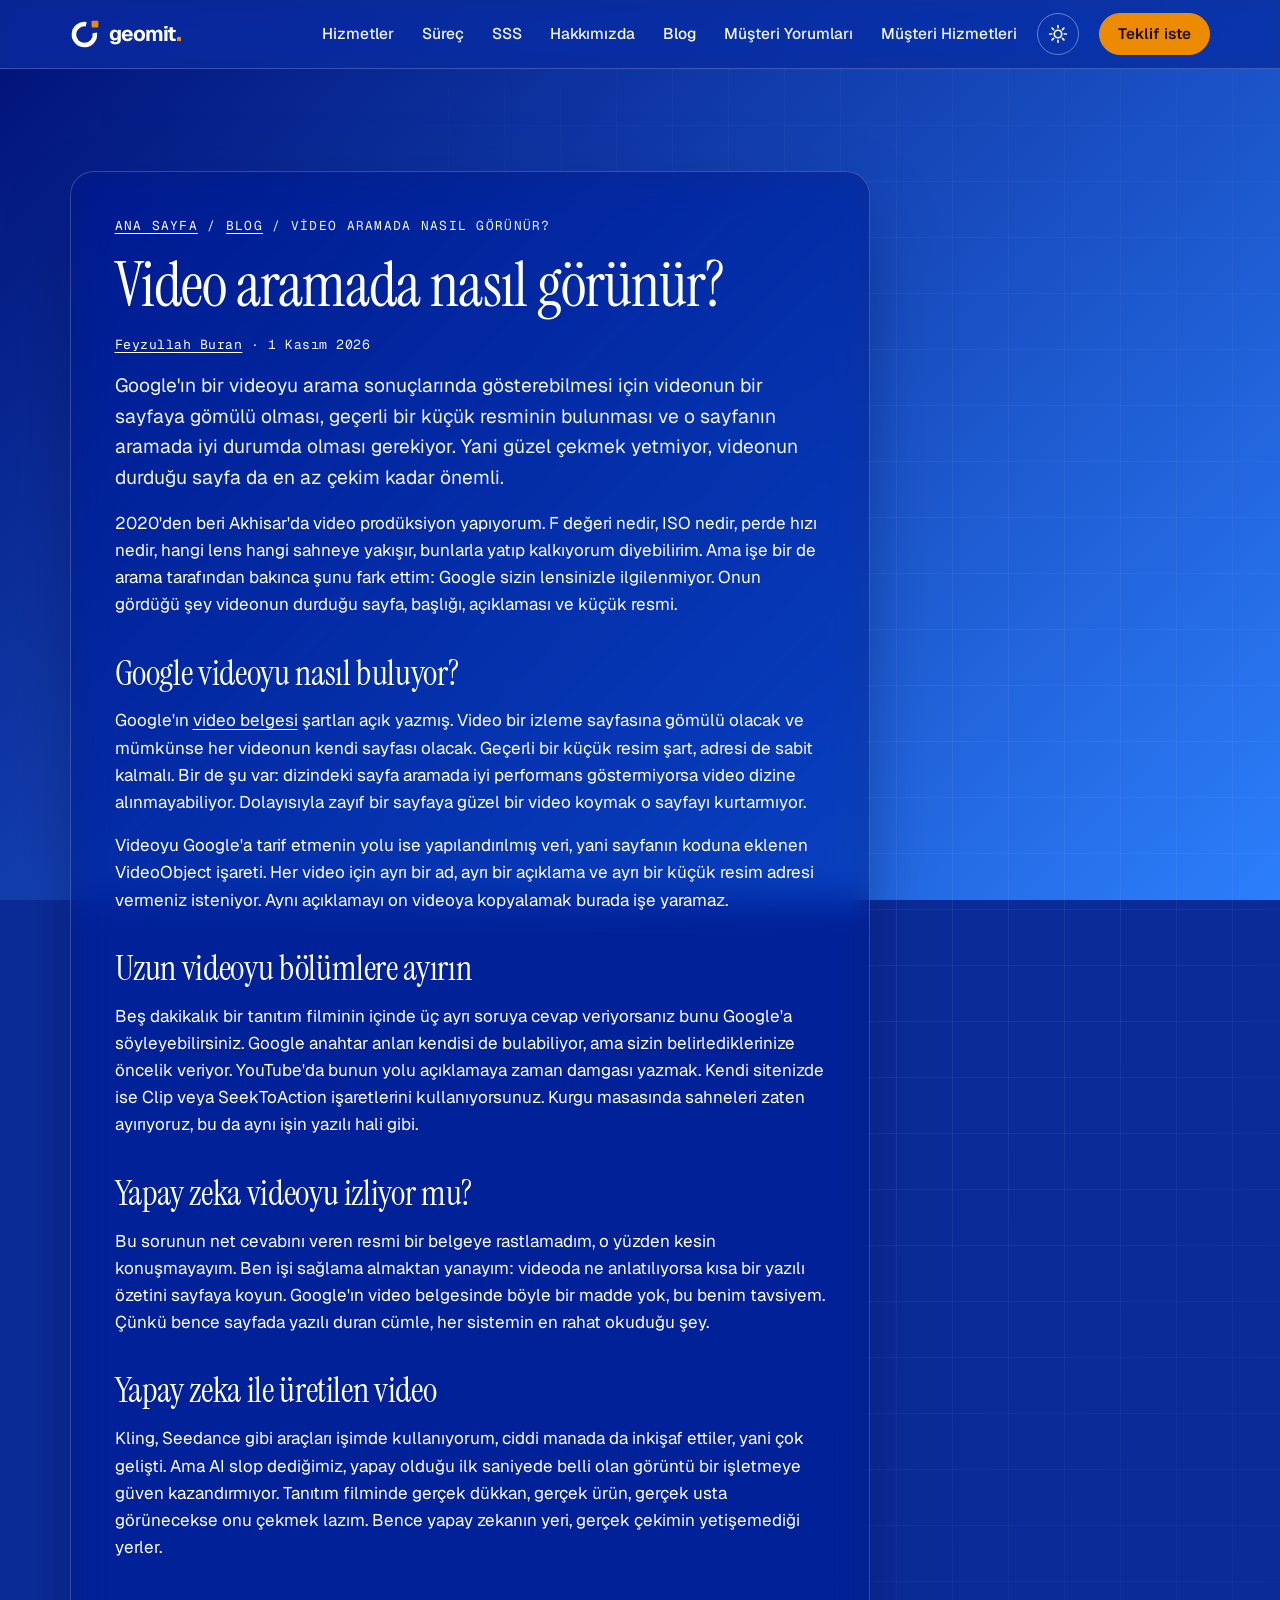
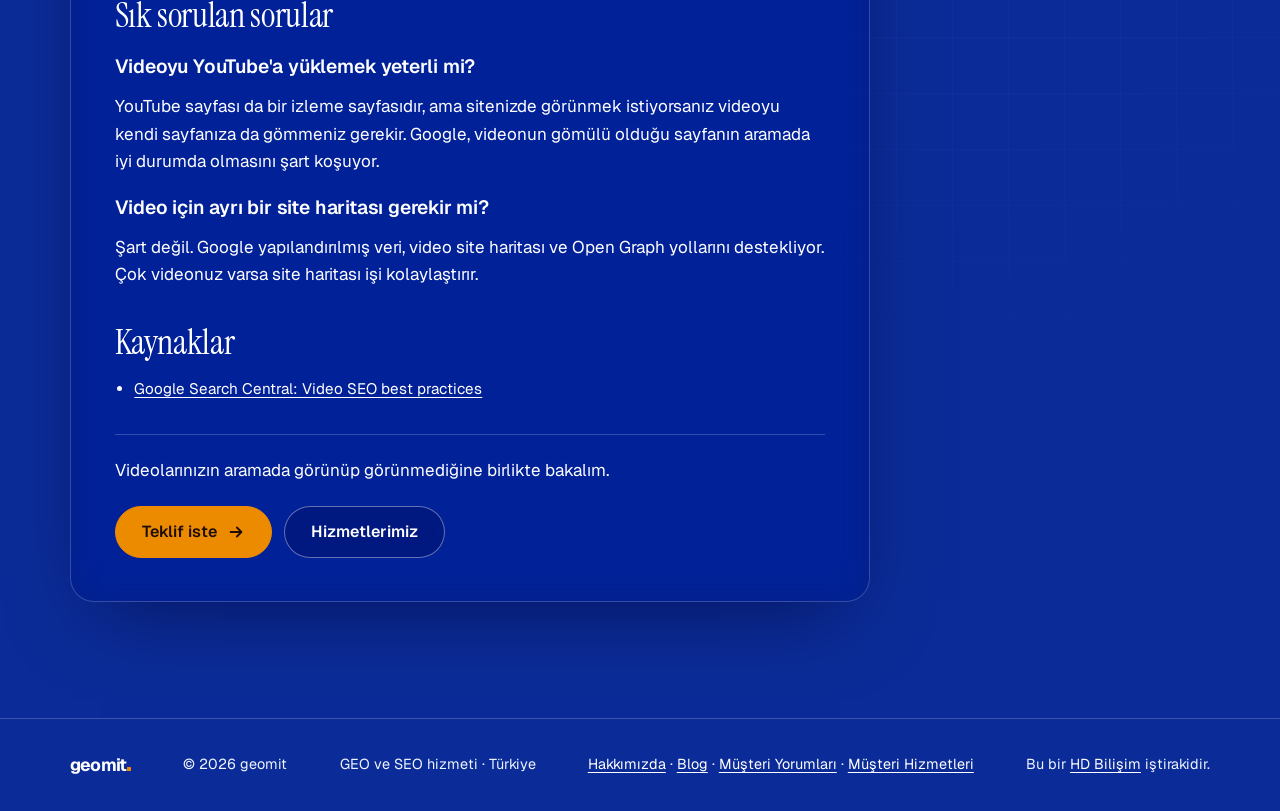
<file: blog/video-ile-gorunurluk/index.html>
<!doctype html>
<html lang="tr">
<head>
<meta charset="utf-8">
<meta name="viewport" content="width=device-width, initial-scale=1, viewport-fit=cover">
<title>Video aramada nasıl görünür? | geomit</title>
<meta name="description" content="Google'ın videonuzu bulması için kendi sayfası, küçük resmi ve yapılandırılmış verisi gerekir. Kamera arkasından bakan bir gözle video görünürlüğü.">
<link rel="canonical" href="https://geomit.net/blog/video-ile-gorunurluk/">
<meta name="robots" content="index, follow">
<meta name="theme-color" content="#001177">

<!-- Sosyal medyada paylaşım önizlemesi -->
<meta property="og:type" content="article">
<meta property="og:locale" content="tr_TR">
<meta property="og:site_name" content="geomit">
<meta property="og:title" content="Video aramada nasıl görünür? | geomit">
<meta property="og:description" content="Google'ın videonuzu bulması için kendi sayfası, küçük resmi ve yapılandırılmış verisi gerekir. Kamera arkasından bakan bir gözle video görünürlüğü.">
<meta property="og:url" content="https://geomit.net/blog/video-ile-gorunurluk/">

<link rel="icon" href="../../favicon.svg" type="image/svg+xml">
<link rel="preconnect" href="https://fonts.googleapis.com">
<link rel="preconnect" href="https://fonts.gstatic.com" crossorigin>
<link rel="stylesheet" href="https://fonts.googleapis.com/css2?family=Geist:wght@400..700&family=Instrument+Serif:ital@0;1&family=Geist+Mono:wght@400;500&display=swap">
<link rel="stylesheet" href="../../style.css?v=20261101c">

<!-- Kayıtlı tema tercihini sayfa çizilmeden uygula (yanıp sönmeyi önler) -->
<script>
  (function () {
    var d = document.documentElement;
    d.classList.add("js");
    try {
      var t = localStorage.getItem("gm-theme");
      if (t === "light" || t === "dark") d.setAttribute("data-theme", t);
    } catch (e) {}
    // Varsayılan palet "Kobalt Şafak" (mavi degrade); eski "Gece Lacivert" adresin sonuna ?palet=lacivert ekleyince
    if (/[?&]palet=lacivert(&|$)/.test(location.search)) d.setAttribute("data-palette", "lacivert");
  })();
</script>
<script src="../../main.js?v=20261101c" defer></script>

<!-- Yapılandırılmış veri. SSS metni değişirse FAQPage'i de aynı metinle güncelle. -->
<script type="application/ld+json">
{
  "@context": "https://schema.org",
  "@graph": [
    {
      "@type": "BlogPosting",
      "@id": "https://geomit.net/blog/video-ile-gorunurluk/#yazi",
      "headline": "Video aramada nasıl görünür?",
      "description": "Google'ın videonuzu bulması için kendi sayfası, küçük resmi ve yapılandırılmış verisi gerekir. Kamera arkasından bakan bir gözle video görünürlüğü.",
      "url": "https://geomit.net/blog/video-ile-gorunurluk/",
      "mainEntityOfPage": "https://geomit.net/blog/video-ile-gorunurluk/",
      "datePublished": "2026-11-01",
      "dateModified": "2026-11-01",
      "inLanguage": "tr-TR",
      "author": {
        "@type": "Person",
        "@id": "https://geomit.net/hakkimizda/#feyzullah-buran",
        "name": "Feyzullah Buran"
      },
      "publisher": {
        "@id": "https://geomit.net/#isletme"
      },
      "isPartOf": {
        "@id": "https://geomit.net/blog/#blog"
      }
    },
    {
      "@type": "BreadcrumbList",
      "itemListElement": [
        {
          "@type": "ListItem",
          "position": 1,
          "name": "Ana sayfa",
          "item": "https://geomit.net/"
        },
        {
          "@type": "ListItem",
          "position": 2,
          "name": "Blog",
          "item": "https://geomit.net/blog/"
        },
        {
          "@type": "ListItem",
          "position": 3,
          "name": "Video aramada nasıl görünür?",
          "item": "https://geomit.net/blog/video-ile-gorunurluk/"
        }
      ]
    },
    {
      "@type": "FAQPage",
      "mainEntity": [
        {
          "@type": "Question",
          "name": "Videoyu YouTube'a yüklemek yeterli mi?",
          "acceptedAnswer": {
            "@type": "Answer",
            "text": "YouTube sayfası da bir izleme sayfasıdır, ama sitenizde görünmek istiyorsanız videoyu kendi sayfanıza da gömmeniz gerekir. Google, videonun gömülü olduğu sayfanın aramada iyi durumda olmasını şart koşuyor."
          }
        },
        {
          "@type": "Question",
          "name": "Video için ayrı bir site haritası gerekir mi?",
          "acceptedAnswer": {
            "@type": "Answer",
            "text": "Şart değil. Google yapılandırılmış veri, video site haritası ve Open Graph yollarını destekliyor. Çok videonuz varsa site haritası işi kolaylaştırır."
          }
        }
      ]
    }
  ]
}
</script>
</head>
<body>

<a class="skip" href="#icerik">İçeriğe geç</a>

<!-- ortak:ust -->
<header class="site-header">
  <div class="wrap header-row">
    <a class="logo" href="../../" aria-label="geomit ana sayfa">
      <svg class="logo-mark" viewBox="2.8 5.2 40 40" width="30" height="30" aria-hidden="true"><path d="M35.79 23.57A14 14 0 1 1 24.43 12.21" fill="none" stroke="currentColor" stroke-width="6"/><rect x="31.6" y="7.4" width="9" height="9" rx="1.2" fill="var(--orange)"/></svg>
      <span class="logo-word">geomit<span class="logo-dot" aria-hidden="true"></span></span>
    </a>
    <nav aria-label="Ana menü">
      <ul class="nav">
        <li><a href="../../#hizmetler">Hizmetler</a></li>
        <li><a href="../../#surec">Süreç</a></li>
        <li><a href="../../#sss">SSS</a></li>
        <li><a href="../../hakkimizda/">Hakkımızda</a></li>
        <li><a href="../../blog/" aria-current="page">Blog</a></li>
        <li><a href="../../musteri-yorumlari/">Müşteri Yorumları</a></li>
        <li><a href="../../musteri-hizmetleri/">Müşteri Hizmetleri</a></li>
      </ul>
    </nav>
    <button class="theme-toggle" type="button" hidden aria-label="Temayı değiştir">
      <svg class="icon-sun" viewBox="0 0 24 24" width="20" height="20" aria-hidden="true"><circle cx="12" cy="12" r="4.5" fill="none" stroke="currentColor" stroke-width="2"/><path d="M12 2v2.5M12 19.5V22M2 12h2.5M19.5 12H22M4.9 4.9l1.8 1.8M17.3 17.3l1.8 1.8M4.9 19.1l1.8-1.8M17.3 6.7l1.8-1.8" stroke="currentColor" stroke-width="2" stroke-linecap="round"/></svg>
      <svg class="icon-moon" viewBox="0 0 24 24" width="20" height="20" aria-hidden="true"><path d="M20 14.5A8.5 8.5 0 0 1 9.5 4a8.5 8.5 0 1 0 10.5 10.5Z" fill="none" stroke="currentColor" stroke-width="2" stroke-linejoin="round"/></svg>
    </button>
    <a class="btn btn-small" href="../../#iletisim">Teklif iste</a>
  </div>
</header>
<!-- /ortak:ust -->

<main id="icerik">

  <section class="hero">
    <div class="wrap">
      <article class="yazi">
        <nav class="crumbs" aria-label="Sayfa yolu"><a href="../../">Ana sayfa</a> / <a href="../">Blog</a> / <span aria-current="page">Video aramada nasıl görünür?</span></nav>
        <h1>Video aramada nasıl görünür?</h1>
        <p class="yazi-bilgi"><a href="../../hakkimizda/">Feyzullah Buran</a> · <time datetime="2026-11-01">1 Kasım 2026</time></p>
        <p class="lead">Google'ın bir videoyu arama sonuçlarında gösterebilmesi için videonun bir sayfaya gömülü olması, geçerli bir küçük resminin bulunması ve o sayfanın aramada iyi durumda olması gerekiyor. Yani güzel çekmek yetmiyor, videonun durduğu sayfa da en az çekim kadar önemli.</p>

        <p>2020'den beri Akhisar'da video prodüksiyon yapıyorum. F değeri nedir, ISO nedir, perde hızı nedir, hangi lens hangi sahneye yakışır, bunlarla yatıp kalkıyorum diyebilirim. Ama işe bir de arama tarafından bakınca şunu fark ettim: Google sizin lensinizle ilgilenmiyor. Onun gördüğü şey videonun durduğu sayfa, başlığı, açıklaması ve küçük resmi.</p>

        <h2>Google videoyu nasıl buluyor?</h2>
        <p>Google'ın <a href="https://developers.google.com/search/docs/appearance/video" target="_blank" rel="noopener">video belgesi</a> şartları açık yazmış. Video bir izleme sayfasına gömülü olacak ve mümkünse her videonun kendi sayfası olacak. Geçerli bir küçük resim şart, adresi de sabit kalmalı. Bir de şu var: dizindeki sayfa aramada iyi performans göstermiyorsa video dizine alınmayabiliyor. Dolayısıyla zayıf bir sayfaya güzel bir video koymak o sayfayı kurtarmıyor.</p>
        <p>Videoyu Google'a tarif etmenin yolu ise yapılandırılmış veri, yani sayfanın koduna eklenen VideoObject işareti. Her video için ayrı bir ad, ayrı bir açıklama ve ayrı bir küçük resim adresi vermeniz isteniyor. Aynı açıklamayı on videoya kopyalamak burada işe yaramaz.</p>

        <h2>Uzun videoyu bölümlere ayırın</h2>
        <p>Beş dakikalık bir tanıtım filminin içinde üç ayrı soruya cevap veriyorsanız bunu Google'a söyleyebilirsiniz. Google anahtar anları kendisi de bulabiliyor, ama sizin belirlediklerinize öncelik veriyor. YouTube'da bunun yolu açıklamaya zaman damgası yazmak. Kendi sitenizde ise Clip veya SeekToAction işaretlerini kullanıyorsunuz. Kurgu masasında sahneleri zaten ayırıyoruz, bu da aynı işin yazılı hali gibi.</p>

        <h2>Yapay zeka videoyu izliyor mu?</h2>
        <p>Bu sorunun net cevabını veren resmi bir belgeye rastlamadım, o yüzden kesin konuşmayayım. Ben işi sağlama almaktan yanayım: videoda ne anlatılıyorsa kısa bir yazılı özetini sayfaya koyun. Google'ın video belgesinde böyle bir madde yok, bu benim tavsiyem. Çünkü bence sayfada yazılı duran cümle, her sistemin en rahat okuduğu şey.</p>

        <h2>Yapay zeka ile üretilen video</h2>
        <p>Kling, Seedance gibi araçları işimde kullanıyorum, ciddi manada da inkişaf ettiler, yani çok gelişti. Ama AI slop dediğimiz, yapay olduğu ilk saniyede belli olan görüntü bir işletmeye güven kazandırmıyor. Tanıtım filminde gerçek dükkan, gerçek ürün, gerçek usta görünecekse onu çekmek lazım. Bence yapay zekanın yeri, gerçek çekimin yetişemediği yerler.</p>

        <h2>Sık sorulan sorular</h2>
        <h3>Videoyu YouTube'a yüklemek yeterli mi?</h3>
        <p>YouTube sayfası da bir izleme sayfasıdır, ama sitenizde görünmek istiyorsanız videoyu kendi sayfanıza da gömmeniz gerekir. Google, videonun gömülü olduğu sayfanın aramada iyi durumda olmasını şart koşuyor.</p>
        <h3>Video için ayrı bir site haritası gerekir mi?</h3>
        <p>Şart değil. Google yapılandırılmış veri, video site haritası ve Open Graph yollarını destekliyor. Çok videonuz varsa site haritası işi kolaylaştırır.</p>

        <h2>Kaynaklar</h2>
        <ul class="yazi-kaynak">
          <li><a href="https://developers.google.com/search/docs/appearance/video" target="_blank" rel="noopener">Google Search Central: Video SEO best practices</a></li>
        </ul>

        <div class="yazi-cta">
          <p>Videolarınızın aramada görünüp görünmediğine birlikte bakalım.</p>
          <div class="cta-row">
            <a class="btn" href="../../#iletisim">Teklif iste
              <svg viewBox="0 0 20 20" width="18" height="18" aria-hidden="true"><path d="M4 10h11m-4-5 5 5-5 5" fill="none" stroke="currentColor" stroke-width="2" stroke-linecap="round" stroke-linejoin="round"/></svg></a>
            <a class="btn btn-ghost" href="../../#hizmetler">Hizmetlerimiz</a>
          </div>
        </div>
      </article>
    </div>
  </section>

</main>

<!-- ortak:alt -->
<footer class="site-footer">
  <div class="wrap footer-row">
    <span class="logo-word footer-logo">geomit<span class="logo-dot" aria-hidden="true"></span></span>
    <span>© 2026 geomit</span>
    <span>GEO ve SEO hizmeti · Türkiye</span>
    <span><a class="footer-link" href="../../hakkimizda/">Hakkımızda</a> · <a class="footer-link" href="../../blog/" aria-current="page">Blog</a> · <a class="footer-link" href="../../musteri-yorumlari/">Müşteri Yorumları</a> · <a class="footer-link" href="../../musteri-hizmetleri/">Müşteri Hizmetleri</a></span>
    <span>Bu bir <a class="footer-link" href="https://www.hdbilisim.com/" rel="noopener">HD Bilişim</a> iştirakidir.</span>
  </div>
</footer>
<!-- /ortak:alt -->

</body>
</html>
</file>
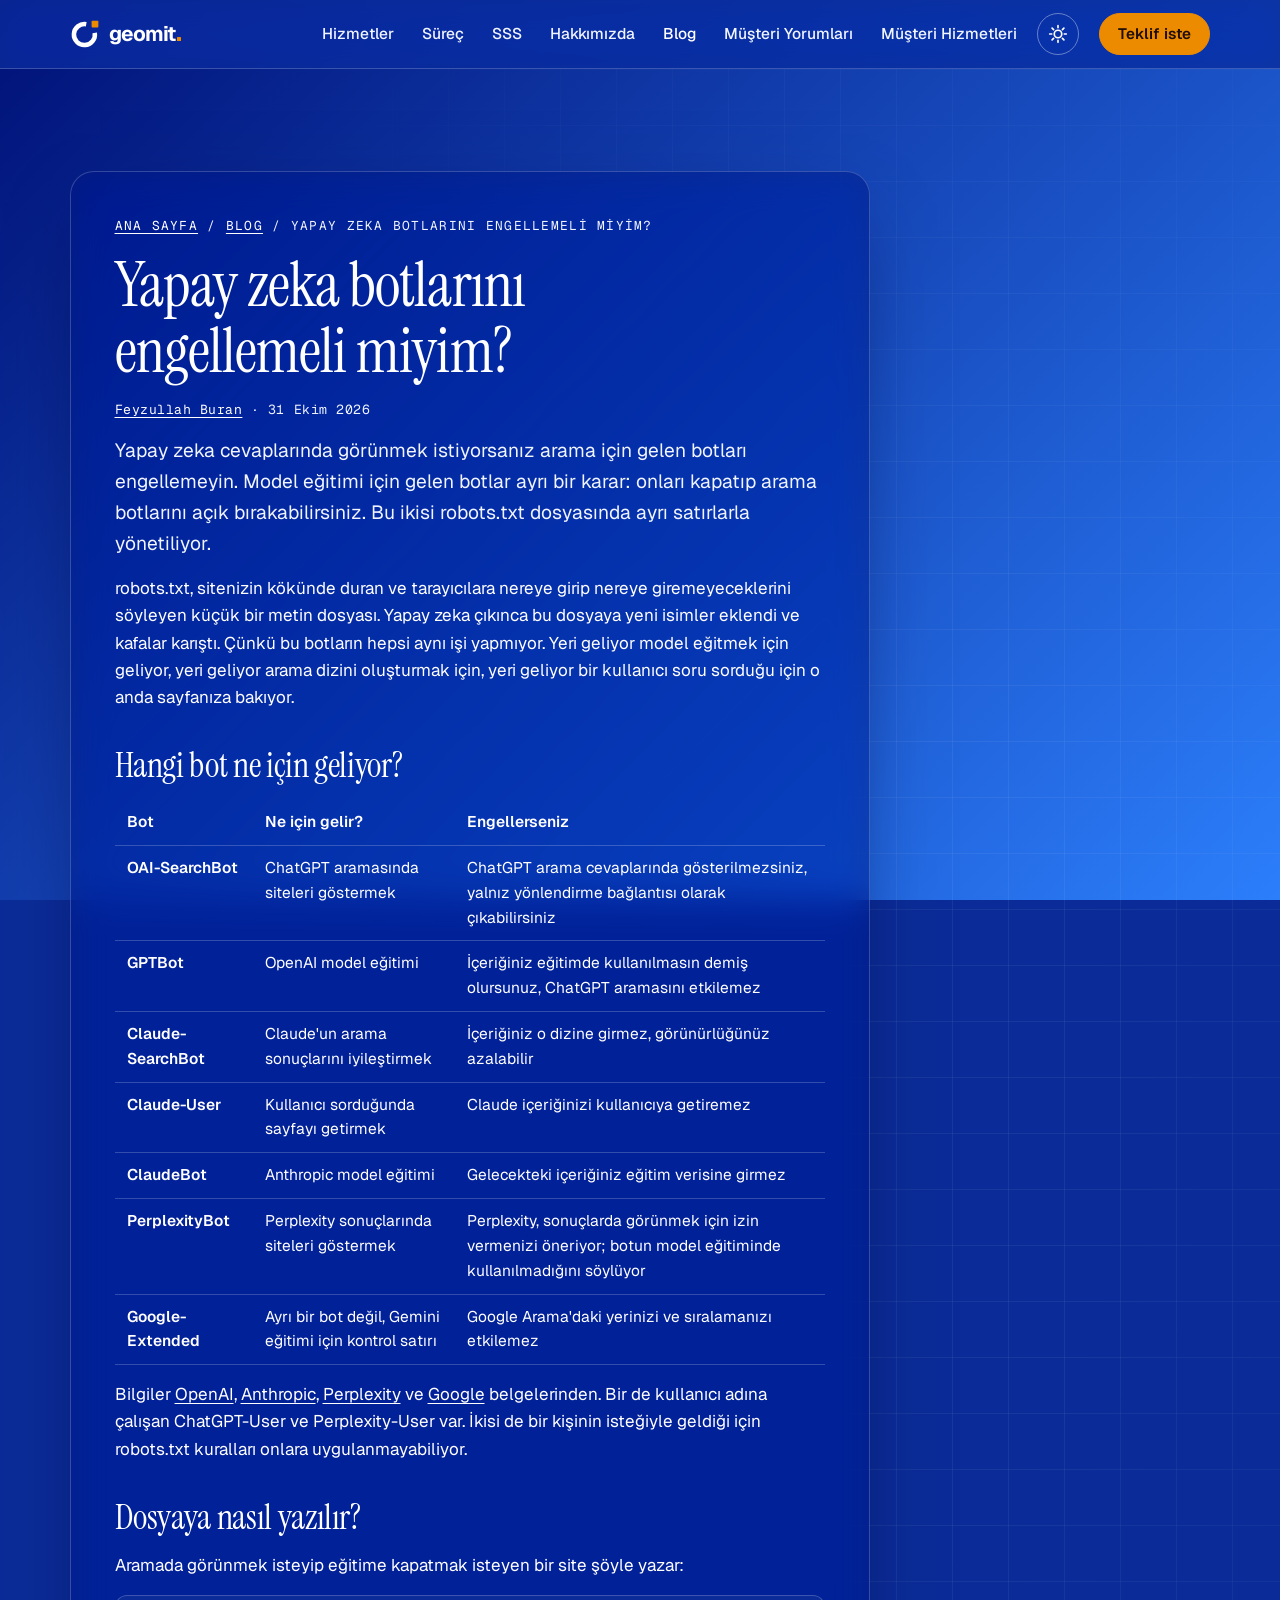
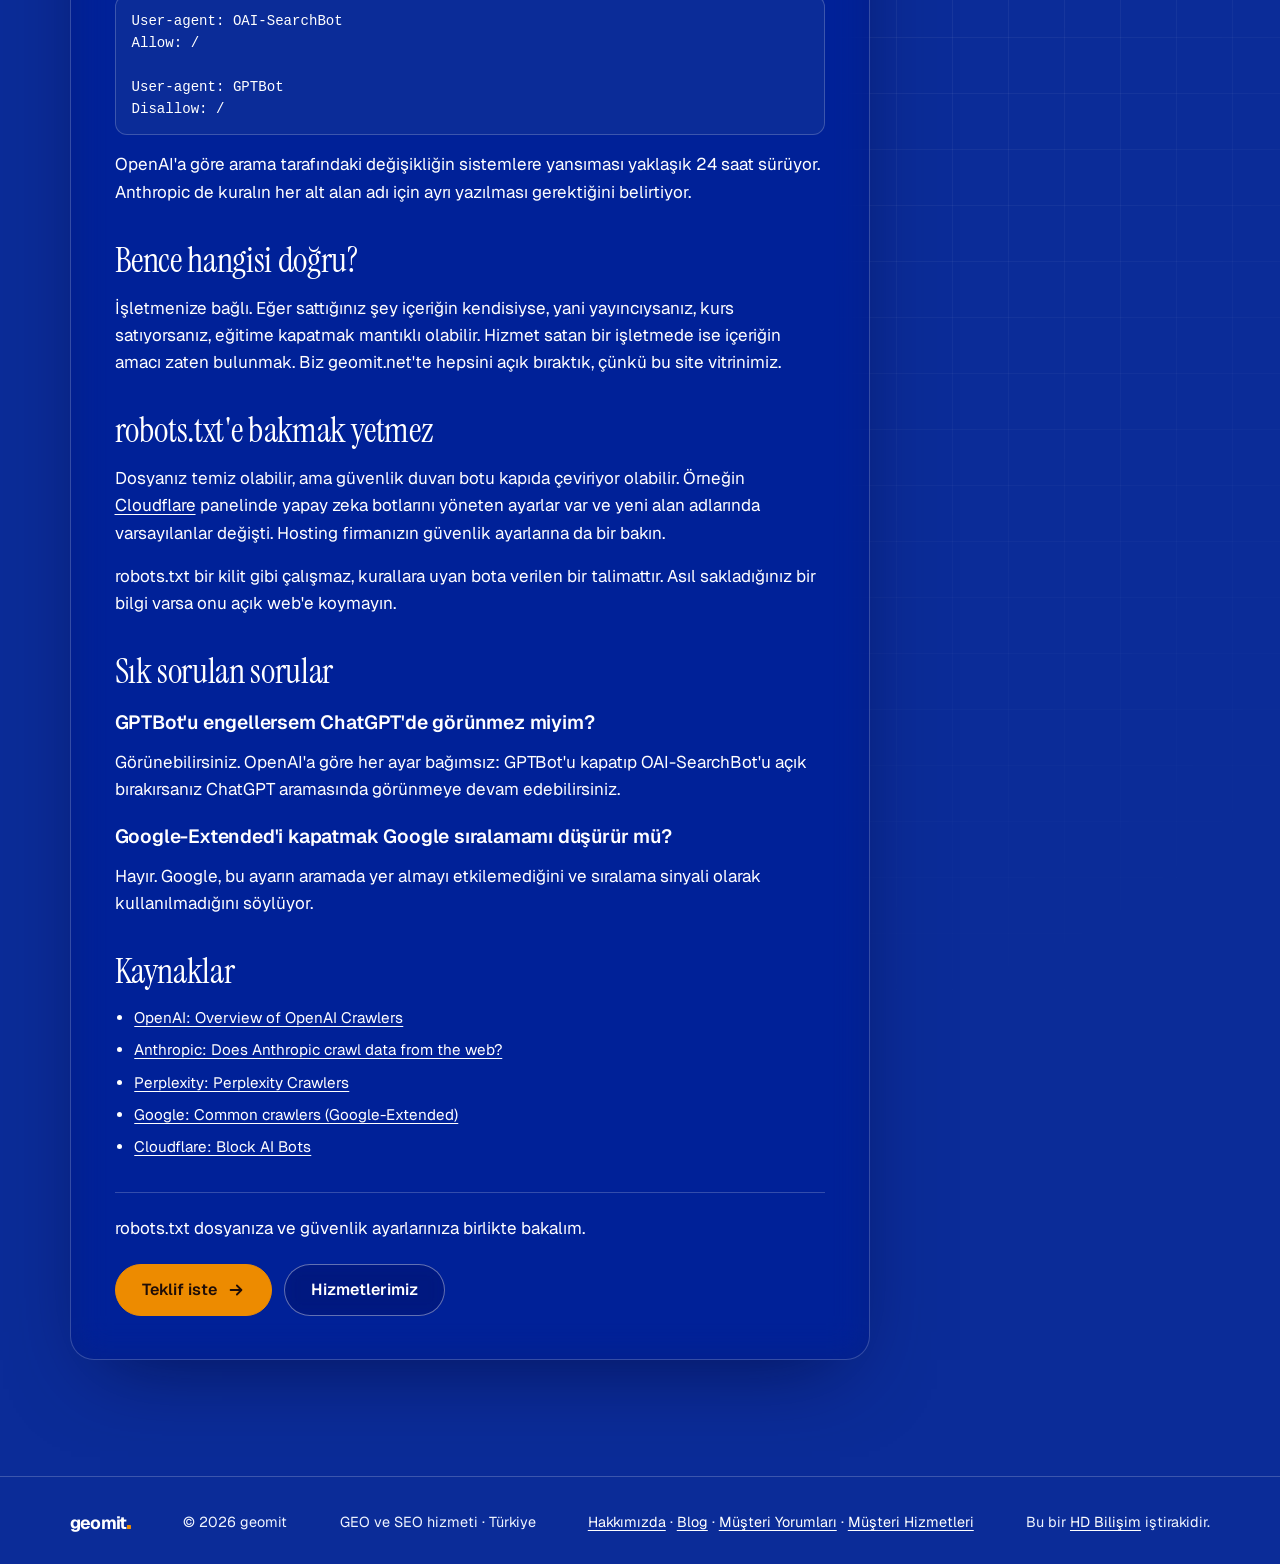
<file: blog/yapay-zeka-botlari/index.html>
<!doctype html>
<html lang="tr">
<head>
<meta charset="utf-8">
<meta name="viewport" content="width=device-width, initial-scale=1, viewport-fit=cover">
<title>Yapay zeka botlarını engellemeli miyim? | geomit</title>
<meta name="description" content="Yapay zeka cevaplarında görünmek istiyorsanız arama botlarını açık tutun. Eğitim botları ayrı bir karar. OpenAI, Anthropic, Perplexity ve Google botlarının farkı.">
<link rel="canonical" href="https://geomit.net/blog/yapay-zeka-botlari/">
<meta name="robots" content="index, follow">
<meta name="theme-color" content="#001177">

<!-- Sosyal medyada paylaşım önizlemesi -->
<meta property="og:type" content="article">
<meta property="og:locale" content="tr_TR">
<meta property="og:site_name" content="geomit">
<meta property="og:title" content="Yapay zeka botlarını engellemeli miyim? | geomit">
<meta property="og:description" content="Yapay zeka cevaplarında görünmek istiyorsanız arama botlarını açık tutun. Eğitim botları ayrı bir karar. OpenAI, Anthropic, Perplexity ve Google botlarının farkı.">
<meta property="og:url" content="https://geomit.net/blog/yapay-zeka-botlari/">

<link rel="icon" href="../../favicon.svg" type="image/svg+xml">
<link rel="preconnect" href="https://fonts.googleapis.com">
<link rel="preconnect" href="https://fonts.gstatic.com" crossorigin>
<link rel="stylesheet" href="https://fonts.googleapis.com/css2?family=Geist:wght@400..700&family=Instrument+Serif:ital@0;1&family=Geist+Mono:wght@400;500&display=swap">
<link rel="stylesheet" href="../../style.css?v=20261101c">

<!-- Kayıtlı tema tercihini sayfa çizilmeden uygula (yanıp sönmeyi önler) -->
<script>
  (function () {
    var d = document.documentElement;
    d.classList.add("js");
    try {
      var t = localStorage.getItem("gm-theme");
      if (t === "light" || t === "dark") d.setAttribute("data-theme", t);
    } catch (e) {}
    // Varsayılan palet "Kobalt Şafak" (mavi degrade); eski "Gece Lacivert" adresin sonuna ?palet=lacivert ekleyince
    if (/[?&]palet=lacivert(&|$)/.test(location.search)) d.setAttribute("data-palette", "lacivert");
  })();
</script>
<script src="../../main.js?v=20261101c" defer></script>

<!-- Yapılandırılmış veri. SSS metni değişirse FAQPage'i de aynı metinle güncelle. -->
<script type="application/ld+json">
{
  "@context": "https://schema.org",
  "@graph": [
    {
      "@type": "BlogPosting",
      "@id": "https://geomit.net/blog/yapay-zeka-botlari/#yazi",
      "headline": "Yapay zeka botlarını engellemeli miyim?",
      "description": "Yapay zeka cevaplarında görünmek istiyorsanız arama botlarını açık tutun. Eğitim botları ayrı bir karar. OpenAI, Anthropic, Perplexity ve Google botlarının farkı.",
      "url": "https://geomit.net/blog/yapay-zeka-botlari/",
      "mainEntityOfPage": "https://geomit.net/blog/yapay-zeka-botlari/",
      "datePublished": "2026-10-31",
      "dateModified": "2026-10-31",
      "inLanguage": "tr-TR",
      "author": {
        "@type": "Person",
        "@id": "https://geomit.net/hakkimizda/#feyzullah-buran",
        "name": "Feyzullah Buran"
      },
      "publisher": {
        "@id": "https://geomit.net/#isletme"
      },
      "isPartOf": {
        "@id": "https://geomit.net/blog/#blog"
      }
    },
    {
      "@type": "BreadcrumbList",
      "itemListElement": [
        {
          "@type": "ListItem",
          "position": 1,
          "name": "Ana sayfa",
          "item": "https://geomit.net/"
        },
        {
          "@type": "ListItem",
          "position": 2,
          "name": "Blog",
          "item": "https://geomit.net/blog/"
        },
        {
          "@type": "ListItem",
          "position": 3,
          "name": "Yapay zeka botlarını engellemeli miyim?",
          "item": "https://geomit.net/blog/yapay-zeka-botlari/"
        }
      ]
    },
    {
      "@type": "FAQPage",
      "mainEntity": [
        {
          "@type": "Question",
          "name": "GPTBot'u engellersem ChatGPT'de görünmez miyim?",
          "acceptedAnswer": {
            "@type": "Answer",
            "text": "Görünebilirsiniz. OpenAI'a göre her ayar bağımsız: GPTBot'u kapatıp OAI-SearchBot'u açık bırakırsanız ChatGPT aramasında görünmeye devam edebilirsiniz."
          }
        },
        {
          "@type": "Question",
          "name": "Google-Extended'i kapatmak Google sıralamamı düşürür mü?",
          "acceptedAnswer": {
            "@type": "Answer",
            "text": "Hayır. Google, bu ayarın aramada yer almayı etkilemediğini ve sıralama sinyali olarak kullanılmadığını söylüyor."
          }
        }
      ]
    }
  ]
}
</script>
</head>
<body>

<a class="skip" href="#icerik">İçeriğe geç</a>

<!-- ortak:ust -->
<header class="site-header">
  <div class="wrap header-row">
    <a class="logo" href="../../" aria-label="geomit ana sayfa">
      <svg class="logo-mark" viewBox="2.8 5.2 40 40" width="30" height="30" aria-hidden="true"><path d="M35.79 23.57A14 14 0 1 1 24.43 12.21" fill="none" stroke="currentColor" stroke-width="6"/><rect x="31.6" y="7.4" width="9" height="9" rx="1.2" fill="var(--orange)"/></svg>
      <span class="logo-word">geomit<span class="logo-dot" aria-hidden="true"></span></span>
    </a>
    <nav aria-label="Ana menü">
      <ul class="nav">
        <li><a href="../../#hizmetler">Hizmetler</a></li>
        <li><a href="../../#surec">Süreç</a></li>
        <li><a href="../../#sss">SSS</a></li>
        <li><a href="../../hakkimizda/">Hakkımızda</a></li>
        <li><a href="../../blog/" aria-current="page">Blog</a></li>
        <li><a href="../../musteri-yorumlari/">Müşteri Yorumları</a></li>
        <li><a href="../../musteri-hizmetleri/">Müşteri Hizmetleri</a></li>
      </ul>
    </nav>
    <button class="theme-toggle" type="button" hidden aria-label="Temayı değiştir">
      <svg class="icon-sun" viewBox="0 0 24 24" width="20" height="20" aria-hidden="true"><circle cx="12" cy="12" r="4.5" fill="none" stroke="currentColor" stroke-width="2"/><path d="M12 2v2.5M12 19.5V22M2 12h2.5M19.5 12H22M4.9 4.9l1.8 1.8M17.3 17.3l1.8 1.8M4.9 19.1l1.8-1.8M17.3 6.7l1.8-1.8" stroke="currentColor" stroke-width="2" stroke-linecap="round"/></svg>
      <svg class="icon-moon" viewBox="0 0 24 24" width="20" height="20" aria-hidden="true"><path d="M20 14.5A8.5 8.5 0 0 1 9.5 4a8.5 8.5 0 1 0 10.5 10.5Z" fill="none" stroke="currentColor" stroke-width="2" stroke-linejoin="round"/></svg>
    </button>
    <a class="btn btn-small" href="../../#iletisim">Teklif iste</a>
  </div>
</header>
<!-- /ortak:ust -->

<main id="icerik">

  <section class="hero">
    <div class="wrap">
      <article class="yazi">
        <nav class="crumbs" aria-label="Sayfa yolu"><a href="../../">Ana sayfa</a> / <a href="../">Blog</a> / <span aria-current="page">Yapay zeka botlarını engellemeli miyim?</span></nav>
        <h1>Yapay zeka botlarını engellemeli miyim?</h1>
        <p class="yazi-bilgi"><a href="../../hakkimizda/">Feyzullah Buran</a> · <time datetime="2026-10-31">31 Ekim 2026</time></p>
        <p class="lead">Yapay zeka cevaplarında görünmek istiyorsanız arama için gelen botları engellemeyin. Model eğitimi için gelen botlar ayrı bir karar: onları kapatıp arama botlarını açık bırakabilirsiniz. Bu ikisi robots.txt dosyasında ayrı satırlarla yönetiliyor.</p>

        <p>robots.txt, sitenizin kökünde duran ve tarayıcılara nereye girip nereye giremeyeceklerini söyleyen küçük bir metin dosyası. Yapay zeka çıkınca bu dosyaya yeni isimler eklendi ve kafalar karıştı. Çünkü bu botların hepsi aynı işi yapmıyor. Yeri geliyor model eğitmek için geliyor, yeri geliyor arama dizini oluşturmak için, yeri geliyor bir kullanıcı soru sorduğu için o anda sayfanıza bakıyor.</p>

        <h2>Hangi bot ne için geliyor?</h2>
        <div class="yazi-tablo">
          <table>
            <thead><tr><th scope="col">Bot</th><th scope="col">Ne için gelir?</th><th scope="col">Engellerseniz</th></tr></thead>
            <tbody>
              <tr><th scope="row">OAI-SearchBot</th><td>ChatGPT aramasında siteleri göstermek</td><td>ChatGPT arama cevaplarında gösterilmezsiniz, yalnız yönlendirme bağlantısı olarak çıkabilirsiniz</td></tr>
              <tr><th scope="row">GPTBot</th><td>OpenAI model eğitimi</td><td>İçeriğiniz eğitimde kullanılmasın demiş olursunuz, ChatGPT aramasını etkilemez</td></tr>
              <tr><th scope="row">Claude-SearchBot</th><td>Claude'un arama sonuçlarını iyileştirmek</td><td>İçeriğiniz o dizine girmez, görünürlüğünüz azalabilir</td></tr>
              <tr><th scope="row">Claude-User</th><td>Kullanıcı sorduğunda sayfayı getirmek</td><td>Claude içeriğinizi kullanıcıya getiremez</td></tr>
              <tr><th scope="row">ClaudeBot</th><td>Anthropic model eğitimi</td><td>Gelecekteki içeriğiniz eğitim verisine girmez</td></tr>
              <tr><th scope="row">PerplexityBot</th><td>Perplexity sonuçlarında siteleri göstermek</td><td>Perplexity, sonuçlarda görünmek için izin vermenizi öneriyor; botun model eğitiminde kullanılmadığını söylüyor</td></tr>
              <tr><th scope="row">Google-Extended</th><td>Ayrı bir bot değil, Gemini eğitimi için kontrol satırı</td><td>Google Arama'daki yerinizi ve sıralamanızı etkilemez</td></tr>
            </tbody>
          </table>
        </div>
        <p>Bilgiler <a href="https://developers.openai.com/api/docs/bots" target="_blank" rel="noopener">OpenAI</a>, <a href="https://support.claude.com/en/articles/8896518-does-anthropic-crawl-data-from-the-web-and-how-can-site-owners-block-the-crawler" target="_blank" rel="noopener">Anthropic</a>, <a href="https://docs.perplexity.ai/guides/bots" target="_blank" rel="noopener">Perplexity</a> ve <a href="https://developers.google.com/crawling/docs/crawlers-fetchers/google-common-crawlers" target="_blank" rel="noopener">Google</a> belgelerinden. Bir de kullanıcı adına çalışan ChatGPT-User ve Perplexity-User var. İkisi de bir kişinin isteğiyle geldiği için robots.txt kuralları onlara uygulanmayabiliyor.</p>

        <h2>Dosyaya nasıl yazılır?</h2>
        <p>Aramada görünmek isteyip eğitime kapatmak isteyen bir site şöyle yazar:</p>
        <pre><code>User-agent: OAI-SearchBot
Allow: /

User-agent: GPTBot
Disallow: /</code></pre>
        <p>OpenAI'a göre arama tarafındaki değişikliğin sistemlere yansıması yaklaşık 24 saat sürüyor. Anthropic de kuralın her alt alan adı için ayrı yazılması gerektiğini belirtiyor.</p>

        <h2>Bence hangisi doğru?</h2>
        <p>İşletmenize bağlı. Eğer sattığınız şey içeriğin kendisiyse, yani yayıncıysanız, kurs satıyorsanız, eğitime kapatmak mantıklı olabilir. Hizmet satan bir işletmede ise içeriğin amacı zaten bulunmak. Biz geomit.net'te hepsini açık bıraktık, çünkü bu site vitrinimiz.</p>

        <h2>robots.txt'e bakmak yetmez</h2>
        <p>Dosyanız temiz olabilir, ama güvenlik duvarı botu kapıda çeviriyor olabilir. Örneğin <a href="https://developers.cloudflare.com/bots/additional-configurations/block-ai-bots/" target="_blank" rel="noopener">Cloudflare</a> panelinde yapay zeka botlarını yöneten ayarlar var ve yeni alan adlarında varsayılanlar değişti. Hosting firmanızın güvenlik ayarlarına da bir bakın.</p>
        <p>robots.txt bir kilit gibi çalışmaz, kurallara uyan bota verilen bir talimattır. Asıl sakladığınız bir bilgi varsa onu açık web'e koymayın.</p>

        <h2>Sık sorulan sorular</h2>
        <h3>GPTBot'u engellersem ChatGPT'de görünmez miyim?</h3>
        <p>Görünebilirsiniz. OpenAI'a göre her ayar bağımsız: GPTBot'u kapatıp OAI-SearchBot'u açık bırakırsanız ChatGPT aramasında görünmeye devam edebilirsiniz.</p>
        <h3>Google-Extended'i kapatmak Google sıralamamı düşürür mü?</h3>
        <p>Hayır. Google, bu ayarın aramada yer almayı etkilemediğini ve sıralama sinyali olarak kullanılmadığını söylüyor.</p>

        <h2>Kaynaklar</h2>
        <ul class="yazi-kaynak">
          <li><a href="https://developers.openai.com/api/docs/bots" target="_blank" rel="noopener">OpenAI: Overview of OpenAI Crawlers</a></li>
          <li><a href="https://support.claude.com/en/articles/8896518-does-anthropic-crawl-data-from-the-web-and-how-can-site-owners-block-the-crawler" target="_blank" rel="noopener">Anthropic: Does Anthropic crawl data from the web?</a></li>
          <li><a href="https://docs.perplexity.ai/guides/bots" target="_blank" rel="noopener">Perplexity: Perplexity Crawlers</a></li>
          <li><a href="https://developers.google.com/crawling/docs/crawlers-fetchers/google-common-crawlers" target="_blank" rel="noopener">Google: Common crawlers (Google-Extended)</a></li>
          <li><a href="https://developers.cloudflare.com/bots/additional-configurations/block-ai-bots/" target="_blank" rel="noopener">Cloudflare: Block AI Bots</a></li>
        </ul>

        <div class="yazi-cta">
          <p>robots.txt dosyanıza ve güvenlik ayarlarınıza birlikte bakalım.</p>
          <div class="cta-row">
            <a class="btn" href="../../#iletisim">Teklif iste
              <svg viewBox="0 0 20 20" width="18" height="18" aria-hidden="true"><path d="M4 10h11m-4-5 5 5-5 5" fill="none" stroke="currentColor" stroke-width="2" stroke-linecap="round" stroke-linejoin="round"/></svg></a>
            <a class="btn btn-ghost" href="../../#hizmetler">Hizmetlerimiz</a>
          </div>
        </div>
      </article>
    </div>
  </section>

</main>

<!-- ortak:alt -->
<footer class="site-footer">
  <div class="wrap footer-row">
    <span class="logo-word footer-logo">geomit<span class="logo-dot" aria-hidden="true"></span></span>
    <span>© 2026 geomit</span>
    <span>GEO ve SEO hizmeti · Türkiye</span>
    <span><a class="footer-link" href="../../hakkimizda/">Hakkımızda</a> · <a class="footer-link" href="../../blog/" aria-current="page">Blog</a> · <a class="footer-link" href="../../musteri-yorumlari/">Müşteri Yorumları</a> · <a class="footer-link" href="../../musteri-hizmetleri/">Müşteri Hizmetleri</a></span>
    <span>Bu bir <a class="footer-link" href="https://www.hdbilisim.com/" rel="noopener">HD Bilişim</a> iştirakidir.</span>
  </div>
</footer>
<!-- /ortak:alt -->

</body>
</html>
</file>
<file: style.css>
/* geomit
   Yerleşim: soldan hizalı, iri serif başlıklar, cam yüzeyli kartlar; arkada sabit 3D sahne (scene.js).
   Ana motif: logodaki açık halka + turuncu kare = yapay zeka cevabı ve kaynak işareti [1] (müşterinin işletmesi).
   Palet: lapis lacivert + Hepsiburada turuncusu (#ed8b00, Pantone 144 C) + fildişi. Renkler ve yazı tipleri burada.
   Lacivert (koyu) tema varsayılandır; :root'taki açık renkler sadece data-theme="light" iken geçerli. */

:root {
  --bg: #f1ebdd;
  --bg-glow: radial-gradient(80% 60% at 90% -10%, rgba(237, 139, 0, 0.14), transparent 65%),
             radial-gradient(70% 50% at 0% 100%, rgba(37, 84, 220, 0.08), transparent 70%);
  --hero-img: none;
  --hero-fade: none;
  --hero-shade: none;
  /* görsel 16:9; en az ekran genişliği ve ekran yüksekliği kadar */
  --hero-h: max(56.25vw, 100vh);
  --hero-size: max(100vw, 178vh) var(--hero-h);
  --band: rgba(232, 223, 203, 0.74);
  --surface: #fffdf8;
  --glass: rgba(255, 252, 244, 0.74);
  --fg: #0d1a45;
  --muted: #47507a;
  --line: #dcd2bc;
  --line-strong: #b6a98c;
  --accent: #0d1a45;
  --accent-fg: #f6efdf;
  --orange: #ed8b00;
  --orange-text: #934e00;
  --orange-soft: #fce3c2;
  --cite-fg: #1f0d07;
  --grid-line: rgba(13, 26, 69, 0.06);
  --shadow: 0 24px 60px -30px rgba(13, 26, 69, 0.35);
  /* 3D sahne renkleri (scene.js okur) */
  --3d-ink: #12245e;
  --3d-particle: #2c4a9a;
  --3d-orbit: #2c4a9a;
  --3d-dark: 0;

  --font-display: "Geist", "Segoe UI", system-ui, sans-serif;
  --font-serif: "Instrument Serif", Georgia, "Times New Roman", serif;
  --font-body: "Geist", "Segoe UI", system-ui, sans-serif;
  --font-mono: "Geist Mono", ui-monospace, Consolas, monospace;

  --step-0: 1.0625rem;
  --step-1: 1.2rem;
  --step-2: clamp(1.3rem, 1.1rem + 0.8vw, 1.6rem);
  --step-3: clamp(2.3rem, 1.3rem + 3.6vw, 3.9rem);
  --step-4: clamp(2.7rem, 0.9rem + 5vw, 4.85rem);

  --radius: 18px;
  --ease: cubic-bezier(0.2, 0.7, 0.2, 1);
  color-scheme: light;
}

/* Koyu tema varsayılan; açık tema yalnızca düğmeyle seçilince (data-theme="light").
   Bu blok "Gece Lacivert" paleti; altındaki "Kobalt Şafak" bloğu varsayılan olarak bunu ezer. */
:root:not([data-theme="light"]) {
  --bg: #061036;
  --bg-glow: radial-gradient(90% 70% at 85% -10%, rgba(37, 84, 220, 0.7), transparent 68%),
             radial-gradient(70% 50% at 0% 110%, rgba(29, 64, 180, 0.35), transparent 70%);
  --hero-img: url("img/hero-bg.jpg");
  --hero-fade: linear-gradient(to bottom, transparent 55%, #061036 100%);
  /* başlık tarafını karart: görseldeki turuncu iz turuncu başlıkla çakışmasın */
  --hero-shade: linear-gradient(100deg, rgba(6, 16, 54, 0.82) 0%, rgba(6, 16, 54, 0.6) 38%, transparent 62%);
  --band: rgba(9, 24, 78, 0.62);
  --surface: #0c1c55;
  --glass: rgba(11, 27, 84, 0.62);
  --fg: #f2ead8;
  --muted: #b6bed8;
  --line: #20357a;
  --line-strong: #344c99;
  --accent: #ed8b00;
  --accent-fg: #1f0d07;
  --orange: #ed8b00;
  --orange-text: #ed8b00;
  --orange-soft: #3d2608;
  --grid-line: rgba(242, 234, 216, 0.05);
  --shadow: 0 30px 80px -30px rgba(0, 4, 20, 0.75);
  --3d-ink: #ece4d0;
  --3d-particle: #ed8b00;
  --3d-orbit: #9fb4ff;
  --3d-dark: 1;
  color-scheme: dark;
}

/* "Kobalt Şafak": varsayılan koyu palet. Lacivert ("Gece Lacivert") ?palet=lacivert ile açılır (index.html'deki baş betik).
   Ekrana sabit 135° degrade: sol üst #001177 (koyu) → sağ alt #2c7efb (parlak).
   Beyaz yazı degradenin %80'ine kadar 5.4+ kontrast; en parlak sağ alt köşede 3.8'e iner (orada çoğunlukla kartlar ve 3D var).
   Turuncu küçük yazı olarak okunmaz: dolgu (buton, imleç, rozet); H1'deki büyük italik soru #ff9a1f, küçük vurgular krem. */
:root:not([data-theme="light"]):not([data-palette="lacivert"]) {
  --bg: #0b2c98;
  --bg-glow: linear-gradient(135deg, #001177 0%, #2c7efb 100%);
  --hero-img: none;
  --hero-fade: none;
  --hero-shade: none;
  --band: rgba(0, 17, 119, 0.28);
  --surface: #0b2c98;
  --glass: rgba(0, 22, 120, 0.5);
  --fg: #ffffff;
  --muted: #f0f5ff;
  --line: rgba(255, 255, 255, 0.2);
  --line-strong: rgba(255, 255, 255, 0.38);
  --orange-text: #fff0e0;
  --orange-display: #ff9a1f;
  --orange-soft: #8a4a00;
  --grid-line: rgba(255, 255, 255, 0.06);
  --shadow: 0 30px 80px -30px rgba(0, 8, 60, 0.7);
  --3d-ink: #ffffff;
  --3d-orbit: #cfe0ff;
  --3d-veil: 1;         /* scene.js: beyaz bölgede logoyu maviye çevirir */
  --3d-veil-ink: #1d4fd8;
}

/* Kobalt Şafak "beyaz bölge" (deneme, 28 Ekim 2026): Hizmetler'den SSS'nin sonuna kadar zemin yarı saydam beyaza döner,
   yazılar koyu laciverte geçer. Hero ve İletişim + footer mavi kalır. Geçişler bölümlerin üst/alt boşluğunda olur (yazının
   arkasında ara ton kalmasın diye). Geri almak için bu blok ve aşağıdaki kurallar (.veil-layer dahil) silinir.
   3D sahne açıkken beyaz, bölümlerin değil 3D'nin ARKASINDAKİ .veil-layer katmanından gelir (scene.js konumlar);
   böylece logo beyazın önünde çizilir ve orada maviye döner. 3D yoksa bölümler beyazı kendisi boyar. */
:root:not([data-theme="light"]):not([data-palette="lacivert"]) :is(#hizmetler, #surec, #ilkeler, #sss) {
  --veil: rgba(244, 248, 255, 0.78);
  --fg: #0d1a45;
  --muted: #3a4570;
  --line: rgba(13, 26, 69, 0.14);
  --line-strong: rgba(13, 26, 69, 0.28);
  --band: transparent;
  --surface: #ffffff;
  --glass: rgba(255, 255, 255, 0.66);
  --orange-text: #7a3d00; /* açık zeminde küçük turuncu yazı: ~5.9 kontrast */
  --grid-line: rgba(13, 26, 69, 0.06);
  --shadow: 0 30px 80px -30px rgba(0, 17, 119, 0.35);
  color: var(--fg);
  background: var(--veil);
  border-block-color: transparent; /* beyaz bölgede bantların ince çizgileri yok */
}
/* SEO/GEO bandının üst ve alt çizgileri (hero ile arası, beyaz bölgenin üstü) ince beyaz çizgi bırakıyordu */
:root:not([data-theme="light"]):not([data-palette="lacivert"]) #seo-geo { border-block-color: transparent; }
:root:not([data-theme="light"]):not([data-palette="lacivert"]) #hizmetler {
  /* Beyaz, "Hizmetler" başlığının ~1 cm (40px) üstünde başlar. Üstteki boşluk, bir önceki bantla (SEO/GEO) aynı koyu
     mavide kalır (açık mavi şerit göz yoruyordu); 26px'lik kısa geçişle tam beyaz */
  background: linear-gradient(to bottom, rgba(0, 17, 119, 0.28) calc(clamp(72px, 10vw, 136px) - 40px), var(--veil) calc(clamp(72px, 10vw, 136px) - 14px));
}
:root:not([data-theme="light"]):not([data-palette="lacivert"]) #sss {
  background: linear-gradient(to bottom, var(--veil) calc(100% - clamp(72px, 10vw, 136px)), rgba(244, 248, 255, 0));
}
:root.has-3d:not([data-theme="light"]):not([data-palette="lacivert"]) :is(#hizmetler, #surec, #ilkeler, #sss) { background: none; }
.veil-layer { display: none; position: absolute; left: 0; right: 0; z-index: 0; pointer-events: none; }
:root.has-3d:not([data-theme="light"]):not([data-palette="lacivert"]) .veil-layer {
  display: block;
  background: linear-gradient(to bottom,
    rgba(0, 17, 119, 0.28) calc(clamp(72px, 10vw, 136px) - 40px), rgba(244, 248, 255, 0.78) calc(clamp(72px, 10vw, 136px) - 14px),
    rgba(244, 248, 255, 0.78) calc(100% - clamp(72px, 10vw, 136px)), rgba(244, 248, 255, 0) 100%);
}

*, *::before, *::after { box-sizing: border-box; }

html { scroll-behavior: smooth; scroll-padding-top: 80px; }
@media (prefers-reduced-motion: reduce) { html { scroll-behavior: auto; } }

/* Katmanlar (üstten alta): hero görselinin alt geçişi, hero görseli (sayfayla kayar),
   sabit ışıma (2 katman), zemin rengi. 3D sahne bunların üstünde, metin en üstte. */
body {
  margin: 0;
  background-color: var(--bg);
  background-image: var(--hero-fade), var(--hero-shade), var(--hero-img), var(--bg-glow);
  background-size: var(--hero-size), 100% var(--hero-h), var(--hero-size), 100% 100%, 100% 100%;
  background-position: top right, top left, top right, 0 0, 0 0;
  background-repeat: no-repeat;
  background-attachment: scroll, scroll, scroll, fixed, fixed;
  color: var(--fg);
  font-family: var(--font-body);
  font-size: var(--step-0);
  line-height: 1.6;
  -webkit-font-smoothing: antialiased;
  overflow-x: clip;
}

h1, h2, h3 {
  font-family: var(--font-display);
  line-height: 1.1;
  text-wrap: balance;
  margin: 0;
}
h1, h2 { font-family: var(--font-serif); font-weight: 400; }
h1 { font-size: var(--step-4); letter-spacing: -0.015em; line-height: 1; }
h2 { font-size: var(--step-3); letter-spacing: -0.01em; line-height: 1.05; }
/* Hero'nun üstündeki SEO/GEO başlığı: h2 ile aynı görünüm */
.hero-top {
  font-family: var(--font-serif); font-weight: 400; font-size: var(--step-3);
  letter-spacing: -0.01em; line-height: 1.05; text-wrap: balance;
  margin: 0 0 clamp(32px, 5vw, 64px);
}
.sr-only {
  position: absolute; width: 1px; height: 1px; padding: 0; margin: -1px;
  overflow: hidden; clip: rect(0 0 0 0); white-space: nowrap; border: 0;
}
h3 { font-size: var(--step-1); font-weight: 600; letter-spacing: -0.01em; }
p { margin: 0; }

a { color: inherit; }
:focus-visible {
  outline: 3px solid var(--orange);
  outline-offset: 3px;
  border-radius: 6px;
}

.wrap {
  max-width: 1180px;
  margin-inline: auto;
  padding-left: max(20px, env(safe-area-inset-left, 0px));
  padding-right: max(20px, env(safe-area-inset-right, 0px));
}

.skip {
  position: absolute; left: -999px; top: 8px;
  background: var(--accent); color: var(--accent-fg);
  padding: 8px 14px; border-radius: 8px; z-index: 30;
}
.skip:focus { left: 12px; }

/* 3D sahne tuvali: sayfanın arkasında sabit durur */
.scene {
  position: fixed; inset: 0;
  width: 100%; height: 100%;
  z-index: 0; pointer-events: none;
  opacity: 0; transition: opacity 1.4s var(--ease);
}
.has-3d .scene { opacity: 1; }
/* Ay-yıldız anındaki çapraz yazı (scene.js oluşturur; konumu logonun sağ üstüne, saydamlığı kaydırmaya bağlı) */
.ay-katman { position: fixed; inset: 0; z-index: 2; pointer-events: none; overflow: hidden; opacity: 0; }
.ay-yazi { font-family: var(--font-serif); font-weight: 400; font-style: italic; font-size: clamp(30px, 4.6vw, 74px); line-height: 1;
  letter-spacing: -0.01em; white-space: nowrap; color: rgba(255, 255, 255, 0.78);
  position: absolute; left: 0; top: 0; transform-origin: left bottom;
  transform: translateY(-100%) rotate(-10deg) scale(calc(0.96 + 0.04 * var(--ay, 0)));
  text-shadow: 0 2px 24px rgba(0, 8, 60, 0.35); }
.ay-alt { display: block; font-size: 0.6em; margin-top: 0.2em; }
:root[data-theme="light"] .ay-yazi { color: #e30a17; text-shadow: 0 2px 20px rgba(255, 255, 255, 0.8); }
@media (max-width: 760px) { .has-3d .scene { opacity: 0.8; } }

.site-header, main, .site-footer { position: relative; z-index: 1; }

section { padding-block: clamp(72px, 10vw, 136px); }
section > .wrap { display: grid; gap: clamp(28px, 4vw, 48px); }
.band { background: var(--band); border-block: 1px solid var(--line); }

.eyebrow {
  display: inline-flex; align-items: center; gap: 10px;
  font-family: var(--font-mono); font-size: 0.8rem; font-weight: 500;
  letter-spacing: 0.1em; text-transform: uppercase;
  color: var(--orange-text);
}
.eyebrow-dot {
  width: 9px; height: 9px; border-radius: 2px; background: var(--orange);
  box-shadow: 0 0 0 0 rgba(237, 139, 0, 0.6);
  animation: blip 2.4s ease-out infinite;
}
@keyframes blip {
  0% { box-shadow: 0 0 0 0 rgba(237, 139, 0, 0.55); }
  70%, 100% { box-shadow: 0 0 0 10px rgba(237, 139, 0, 0); }
}
.lead { font-size: var(--step-1); color: var(--muted); max-width: 58ch; }
.note { color: var(--muted); max-width: 65ch; }

/* Butonlar */
.btn {
  display: inline-flex; align-items: center; justify-content: center; gap: 10px;
  min-height: 52px; padding: 0 26px;
  background: var(--accent); color: var(--accent-fg);
  font-weight: 600; font-size: 1rem; text-decoration: none;
  border-radius: 999px; border: 1.5px solid var(--accent);
  transition: transform 0.2s var(--ease), box-shadow 0.2s var(--ease), background 0.2s ease;
}
.btn svg { transition: transform 0.2s var(--ease); }
.btn:hover { transform: translateY(-2px); box-shadow: 0 12px 30px -12px var(--accent); }
.btn:hover svg { transform: translateX(3px); }
.btn-ghost { background: var(--glass); color: var(--fg); border-color: var(--line-strong); backdrop-filter: blur(8px); }
.btn-ghost:hover { box-shadow: none; border-color: var(--fg); }
.btn-small { min-height: 42px; padding: 0 18px; font-size: 0.95rem; }

/* Üst menü */
.site-header {
  position: sticky; top: 0; z-index: 20;
  background: color-mix(in srgb, var(--bg) 78%, transparent);
  backdrop-filter: blur(14px) saturate(1.4);
  -webkit-backdrop-filter: blur(14px) saturate(1.4);
  border-bottom: 1px solid var(--line);
}
.header-row { display: flex; align-items: center; gap: 20px; min-height: 68px; }
.logo {
  display: inline-flex; align-items: center; gap: 9px;
  text-decoration: none; color: var(--fg);
}
.logo-mark { flex-shrink: 0; }
.logo-word {
  font-family: var(--font-display); font-weight: 700; font-size: 1.3rem;
  letter-spacing: -0.045em;
}
/* Yazının sonundaki turuncu kare: logodaki kaynak işaretinin tekrarı */
.logo-dot {
  display: inline-block; width: 0.22em; height: 0.22em; margin-left: 0.06em;
  background: var(--orange); border-radius: 0.03em;
}
nav { margin-left: auto; }
.nav { display: flex; gap: 28px; list-style: none; margin: 0; padding: 0; }
.nav a { text-decoration: none; color: var(--muted); font-weight: 500; font-size: 0.97rem; transition: color 0.15s ease; }
.nav a:hover { color: var(--fg); }
.theme-toggle {
  display: inline-grid; place-items: center;
  width: 42px; height: 42px; border-radius: 50%;
  background: transparent; color: var(--fg);
  border: 1px solid var(--line-strong); cursor: pointer;
}
.theme-toggle[hidden] { display: none; }
.theme-toggle:hover { border-color: var(--fg); }
.icon-moon { display: none; }
[data-theme-resolved="light"] .icon-sun { display: none; }
[data-theme-resolved="light"] .icon-moon { display: block; }
.nav a[aria-current="page"] { color: var(--fg); }
/* Dar ekranda menü ikinci satıra iner, sığmazsa alt alta geçer; JS gerektirmez */
@media (max-width: 1180px) {
  html { scroll-padding-top: 124px; }
  .site-header nav { order: 3; width: 100%; margin-left: 0; }
  .nav { flex-wrap: wrap; gap: 4px 20px; }
  .header-row { flex-wrap: wrap; gap: 6px 14px; min-height: 0; padding-block: 12px 8px; }
  .theme-toggle { margin-left: auto; }
}
@media (max-width: 760px) {
  html { scroll-padding-top: 148px; }
  .nav { gap: 2px 14px; }
  .nav a { display: inline-block; padding-block: 4px; font-size: 0.92rem; }
  .logo-word { font-size: 1.2rem; }
}
@media (max-width: 1180px) {
  .header-row > .theme-toggle[hidden] + .btn-small { margin-left: auto; }
}

/* Hero */
.hero {
  position: relative;
  padding-block: clamp(48px, 8vw, 112px) clamp(64px, 9vw, 128px);
  overflow: hidden;
}
/* İnce teknik ızgara, kenarlara doğru kaybolur */
.hero::before {
  content: ""; position: absolute; inset: 0; z-index: -1;
  background-image:
    linear-gradient(var(--grid-line) 1px, transparent 1px),
    linear-gradient(90deg, var(--grid-line) 1px, transparent 1px);
  background-size: 56px 56px;
  -webkit-mask-image: radial-gradient(ellipse 80% 70% at 70% 35%, #000 20%, transparent 75%);
  mask-image: radial-gradient(ellipse 80% 70% at 70% 35%, #000 20%, transparent 75%);
}
.hero-grid {
  display: grid;
  grid-template-columns: minmax(0, 1.3fr) minmax(0, 1fr);
  gap: clamp(36px, 5vw, 72px);
  align-items: center;
}
.hero-text { display: grid; gap: 24px; min-width: 0; padding: clamp(22px, 2.2vw, 30px); }
.h1-q { color: var(--orange-display, var(--orange-text)); font-style: italic; position: relative; }
/* Başlığın sonundaki kaynak işareti (logodaki kare); metne dahil değil, sadece süs */
.h1-q::after {
  content: "";
  display: inline-block;
  width: 0.26em; height: 0.26em; margin-left: 0.08em;
  vertical-align: 0.62em;
  background: var(--orange); border-radius: 0.04em;
}
.cta-row { display: flex; flex-wrap: wrap; gap: 12px; margin-top: 8px; }
.hero-visual { position: relative; min-width: 0; display: grid; }
.hero-mark {
  position: absolute; z-index: 0;
  width: min(70%, 340px); height: auto;
  right: -4%; top: -18%;
  color: var(--fg); opacity: 0.12;
  transition: opacity 0.8s ease;
}
.has-3d .hero-mark { opacity: 0; }
@media (max-width: 900px) {
  .hero-grid { grid-template-columns: 1fr; }
  .hero-mark { width: 200px; top: -12%; }
}

/* Cam kart: hero metni, yapay zeka cevabı örneği ve blog yazısı aynı yüzeyi kullanır */
.hero-text, .chat, .yazi {
  position: relative; z-index: 1;
  background: var(--glass);
  backdrop-filter: blur(18px) saturate(1.3);
  -webkit-backdrop-filter: blur(18px) saturate(1.3);
  border: 1px solid var(--line);
  border-radius: 24px;
  box-shadow: var(--shadow);
}

/* Yapay zeka cevabı örneği */
.chat {
  margin: 0;
  padding: 18px 22px 22px;
  display: grid; gap: 16px;
  min-width: 0;
}
.chat-bar {
  display: flex; align-items: center; gap: 8px;
  font-family: var(--font-mono); font-size: 0.72rem; letter-spacing: 0.08em; text-transform: uppercase;
  color: var(--muted);
  padding-bottom: 12px; border-bottom: 1px solid var(--line);
}
.chat-live { width: 8px; height: 8px; border-radius: 50%; background: #3fb27f; }
.chat-replay {
  margin-left: auto;
  font: inherit; color: var(--muted); letter-spacing: 0.06em;
  background: none; border: 1px solid var(--line-strong); border-radius: 999px;
  padding: 4px 10px; cursor: pointer;
}
.chat-replay:hover { color: var(--fg); border-color: var(--fg); }
.chat-who {
  display: block;
  font-family: var(--font-mono); font-size: 0.72rem;
  letter-spacing: 0.08em; text-transform: uppercase;
  color: var(--muted); margin-bottom: 6px;
}
.chat-q { justify-self: end; max-width: 92%; text-align: left; }
.chat-q .chat-who { text-align: right; }
.chat-q p {
  background: var(--accent); color: var(--accent-fg);
  padding: 12px 16px; border-radius: 18px 18px 4px 18px;
  font-weight: 500;
}
.chat-a p { line-height: 1.7; }
.keep { white-space: nowrap; }
.chat mark {
  background: var(--orange-soft); color: var(--fg);
  padding: 1px 6px; border-radius: 5px; font-weight: 600;
}
.cite {
  display: inline-grid; place-items: center;
  min-width: 1.4em; height: 1.4em; padding: 0 3px;
  font-family: var(--font-mono); font-size: 0.68rem; font-weight: 500;
  background: var(--orange); color: var(--cite-fg);
  border-radius: 5px; vertical-align: super; margin-left: 2px;
  line-height: 1;
}
.sources {
  list-style: none; margin: 14px 0 0; padding: 12px 0 0;
  border-top: 1px dashed var(--line-strong);
  display: grid; gap: 8px;
  font-family: var(--font-mono); font-size: 0.8rem; color: var(--muted);
  overflow-wrap: anywhere;
}
.sources li { display: flex; align-items: center; border-radius: 8px; transition: background 0.6s ease; }
.sources .cite { vertical-align: middle; margin: 0 10px 0 0; flex-shrink: 0; }
.chat figcaption { font-size: 0.85rem; color: var(--muted); }
.chat-typing { display: none; }

/* Sohbet animasyonu (main.js "chat-prep" sınıfını ekler; JS yoksa metin olduğu gibi görünür) */
.chat-prep .ch, .chat-prep .w, .chat-prep .sources li, .chat-prep .chat-a .chat-who { opacity: 0; }
.chat-prep .ch.on, .chat-prep .w.on, .chat-prep .chat-a .chat-who.on { opacity: 1; transition: opacity 0.25s ease; }
.chat-prep .sources li.on { opacity: 1; animation: rise 0.5s var(--ease); background: var(--orange-soft); }
.chat-prep .sources li.on.settled { background: transparent; }
.chat-prep .cite.on { animation: pop 0.5s var(--ease); }
.chat-prep .chat-q p { min-height: 3.2em; }
.caret {
  display: inline-block; width: 2px; height: 1.05em; margin-left: 1px;
  background: currentColor; vertical-align: -0.15em;
  animation: caret 0.9s steps(1) infinite;
}
@keyframes caret { 50% { opacity: 0; } }
@keyframes pop { 0% { transform: scale(0.2); } 60% { transform: scale(1.35); } 100% { transform: scale(1); } }
@keyframes rise { from { transform: translateY(6px); } to { transform: none; } }
.chat-typing.on { display: flex; gap: 5px; padding: 4px 2px; }
.chat-typing span {
  width: 7px; height: 7px; border-radius: 50%; background: var(--muted);
  animation: dots 1s ease-in-out infinite;
}
.chat-typing span:nth-child(2) { animation-delay: 0.15s; }
.chat-typing span:nth-child(3) { animation-delay: 0.3s; }
@keyframes dots { 0%, 100% { opacity: 0.25; transform: translateY(0); } 50% { opacity: 1; transform: translateY(-3px); } }

/* SEO / GEO karşılaştırma */
.compare { display: grid; grid-template-columns: repeat(2, minmax(0, 1fr)); gap: 20px; }
.compare-col {
  position: relative; overflow: hidden;
  background: var(--glass); border: 1px solid var(--line);
  backdrop-filter: blur(14px); -webkit-backdrop-filter: blur(14px);
  border-radius: var(--radius); padding: clamp(24px, 3vw, 36px);
  display: grid; gap: 14px; align-content: start;
  transition: border-color 0.3s ease, transform 0.3s var(--ease);
}
.compare-col:hover { border-color: var(--line-strong); transform: translateY(-3px); }
.compare-col h3 {
  font-family: var(--font-mono); font-size: 0.85rem; font-weight: 500; letter-spacing: 0.12em;
  color: var(--orange-text);
  display: inline-flex; align-items: center; gap: 10px;
}
.compare-col h3::before { content: ""; width: 22px; height: 2px; background: var(--orange); }
.compare-q { font-family: var(--font-display); font-size: var(--step-2); font-weight: 600; line-height: 1.2; letter-spacing: -0.02em; }
.compare-col p:last-child { color: var(--muted); }
@media (max-width: 720px) { .compare { grid-template-columns: 1fr; } }

/* Hakkımızda sayfası */
.page-head { max-width: 860px; }
.crumbs {
  margin-left: 0;
  font-family: var(--font-mono); font-size: 0.8rem; letter-spacing: 0.1em; text-transform: uppercase;
  color: var(--muted);
}
.crumbs a { text-underline-offset: 3px; }
.crumbs a:hover { color: var(--fg); }
.compare-col.person h3 {
  font-family: var(--font-display); font-size: var(--step-2); font-weight: 600; letter-spacing: -0.02em;
  color: var(--fg); display: block;
}
.compare-col.person h3::before { content: none; }
.person-role { font-family: var(--font-mono); font-size: 0.85rem; letter-spacing: 0.06em; color: var(--orange-text); }
.person p:not(.person-role) { color: var(--muted); }
.person a { color: var(--fg); text-underline-offset: 3px; }

/* Blog */
.blog-list { display: grid; grid-template-columns: repeat(3, minmax(0, 1fr)); gap: 20px; }
.post-card h2 { font-family: var(--font-display); font-size: var(--step-2); font-weight: 600; letter-spacing: -0.02em; line-height: 1.2; }
.post-card h2 a { text-decoration: none; }
.post-card h2 a::after { content: ""; position: absolute; inset: 0; } /* kartın tamamı tıklanır */
.post-date { font-family: var(--font-mono); font-size: 0.8rem; letter-spacing: 0.06em; color: var(--orange-text); }
.post-card p { color: var(--muted); }
@media (max-width: 900px) { .blog-list { grid-template-columns: 1fr; } }

/* Blog yazısı */
.yazi { max-width: 800px; padding: clamp(22px, 3.4vw, 44px); display: grid; gap: 16px; min-width: 0; }
.yazi h1 { font-size: var(--step-3); line-height: 1.05; }
.yazi h2 { font-size: clamp(1.7rem, 1.4rem + 1.2vw, 2.2rem); margin-top: 20px; }
.yazi h3 { margin-top: 6px; }
.yazi a { color: var(--fg); text-underline-offset: 3px; }
.yazi .btn { color: var(--accent-fg); }
.yazi .btn-ghost { color: var(--fg); }
.yazi .lead { max-width: none; }
.yazi ul, .yazi ol { margin: 0; padding-left: 1.3em; display: grid; gap: 8px; }
.yazi-bilgi { font-family: var(--font-mono); font-size: 0.82rem; letter-spacing: 0.04em; color: var(--muted); }
.yazi-kaynak { font-size: 0.95rem; }
.yazi-tablo { overflow-x: auto; }
.yazi table { width: 100%; border-collapse: collapse; font-size: 0.97rem; }
.yazi th, .yazi td { text-align: left; vertical-align: top; padding: 10px 12px; border-bottom: 1px solid var(--line); }
.yazi th { font-weight: 600; }
.yazi pre { margin: 0; padding: 14px 16px; overflow-x: auto; font-family: var(--font-mono); font-size: 0.88rem; line-height: 1.5; background: var(--surface); border: 1px solid var(--line); border-radius: 12px; }
.yazi-cta { display: grid; gap: 14px; margin-top: 16px; padding-top: 22px; border-top: 1px solid var(--line); }

/* Ana sayfadaki diğer sayfalar kartları (Müşteri Hizmetleri'nde de kullanılır) */
.kesfet-list { display: grid; grid-template-columns: repeat(4, minmax(0, 1fr)); gap: 20px; }
.post-card h3 { font-family: var(--font-display); font-size: var(--step-2); font-weight: 600; letter-spacing: -0.02em; line-height: 1.2; color: var(--fg); display: block; }
.post-card h3::before { content: none; }
.post-card h3 a { text-decoration: none; color: inherit; }
.post-card h3 a::after { content: ""; position: absolute; inset: 0; } /* kartın tamamı tıklanır */
@media (max-width: 1000px) { .kesfet-list { grid-template-columns: repeat(2, minmax(0, 1fr)); } }
@media (max-width: 560px) { .kesfet-list { grid-template-columns: 1fr; } }

/* Müşteri yorumları */
.yorum-bos { color: var(--muted); margin-top: 16px; }
.yorum-bos[hidden] { display: none; }
.yorum-listesi { display: grid; grid-template-columns: repeat(2, minmax(0, 1fr)); gap: 20px; margin-top: 16px; }
.yorum-listesi[hidden] { display: none; }
.yorum-puan { color: var(--orange-text); letter-spacing: 0.1em; }
.yorum-kim { font-weight: 600; }
.yorum-tarih { font-family: var(--font-mono); font-size: 0.8rem; color: var(--muted); }
.yorum-duzen { display: grid; grid-template-columns: minmax(0, 0.8fr) minmax(0, 1.2fr); gap: clamp(24px, 4vw, 56px); align-items: start; }
.yorum-bilgi { display: grid; gap: 16px; }
.yorum-adimlar { margin: 0; padding-left: 1.3em; display: grid; gap: 8px; color: var(--muted); }
.yorum-kart, .asistan-kart {
  background: var(--glass); backdrop-filter: blur(18px) saturate(1.3); -webkit-backdrop-filter: blur(18px) saturate(1.3);
  border: 1px solid var(--line); border-radius: 24px; box-shadow: var(--shadow);
  padding: clamp(22px, 3vw, 36px); display: grid; gap: 14px; min-width: 0;
}
.form { display: grid; gap: 16px; }
.form[hidden] { display: none; }
.alan { display: grid; gap: 6px; font-weight: 500; border: 0; padding: 0; margin: 0; min-width: 0; }
.alan legend { padding: 0; margin-bottom: 6px; }
.alan-not { font-weight: 400; color: var(--muted); font-size: 0.9em; }
.form input[type="text"], .form input[type="email"], .form textarea {
  width: 100%; font: inherit; color: var(--fg);
  background: var(--surface); border: 1px solid var(--line-strong); border-radius: 12px; padding: 12px 14px;
}
.form textarea { resize: vertical; }
.form input:focus-visible, .form textarea:focus-visible { outline: 2px solid var(--orange); outline-offset: 1px; }
.puan-secenek { display: flex; gap: 8px; flex-wrap: wrap; }
.puan-secenek input { position: absolute; opacity: 0; width: 1px; height: 1px; }
.puan-secenek span {
  display: grid; place-items: center; width: 46px; height: 46px; cursor: pointer;
  border: 1px solid var(--line-strong); border-radius: 12px; font-weight: 600;
}
.puan-secenek input:checked + span { background: var(--orange); border-color: var(--orange); color: #1f0d07; }
.puan-secenek input:focus-visible + span { outline: 2px solid var(--orange); outline-offset: 2px; }
.tuzak { position: absolute; left: -9999px; width: 1px; height: 1px; overflow: hidden; }
.onay { display: grid; grid-template-columns: auto minmax(0, 1fr); gap: 10px; font-size: 0.92rem; color: var(--muted); }
.onay input { margin-top: 4px; accent-color: var(--orange); }
.form-durum { color: var(--muted); }
.form-durum[hidden], .form-durum:empty { display: none; }
.form-durum.hata { color: var(--orange-text); font-weight: 600; }
.form-durum a { color: var(--fg); text-underline-offset: 3px; }
.btn:disabled { opacity: 0.55; cursor: not-allowed; }
@media (max-width: 860px) {
  .yorum-duzen, .yorum-listesi { grid-template-columns: 1fr; }
}

/* Müşteri hizmetleri */
.asistan-kart { max-width: 860px; }
.asistan-etiket { font-family: var(--font-mono); font-size: 0.8rem; letter-spacing: 0.1em; text-transform: uppercase; color: var(--orange-text); }

/* Hizmetler */
.services {
  display: grid;
  grid-template-columns: repeat(auto-fit, minmax(min(100%, 330px), 1fr));
  gap: 16px;
  counter-reset: hizmet;
}
.service {
  counter-increment: hizmet;
  position: relative;
  display: grid; gap: 12px; align-content: start;
  padding: 28px 26px 26px;
  background: var(--glass); border: 1px solid var(--line);
  backdrop-filter: blur(14px); -webkit-backdrop-filter: blur(14px);
  border-radius: var(--radius);
  transition: border-color 0.3s ease, transform 0.3s var(--ease);
}
.service::before {
  content: counter(hizmet, decimal-leading-zero);
  font-family: var(--font-mono); font-size: 0.8rem; color: var(--muted);
}
.service::after {
  content: ""; position: absolute; top: 30px; right: 26px;
  width: 9px; height: 9px; border-radius: 2px; background: var(--orange);
  transform: scale(0); transition: transform 0.3s var(--ease);
}
.service:hover { border-color: var(--line-strong); transform: translateY(-3px); }
.service:hover::after { transform: scale(1); }
.service h3 { font-size: var(--step-2); letter-spacing: -0.02em; }
.service p { color: var(--muted); }
.service .service-tag {
  font-family: var(--font-mono); font-size: 0.78rem; color: var(--orange-text);
  margin-top: 6px; padding-top: 14px; border-top: 1px solid var(--line);
}

/* Süreç: masaüstünde yatay zaman çizgisi, telefonda dikey */
.steps {
  list-style: none; margin: 0; padding: 0;
  display: grid; grid-template-columns: repeat(5, minmax(0, 1fr)); gap: 20px;
  counter-reset: adim;
  position: relative;
}
.steps::before {
  content: ""; position: absolute; left: 0; right: 0; top: 19px; height: 2px;
  background: linear-gradient(90deg, var(--orange), var(--line-strong));
  transform-origin: left; transition: transform 1.4s var(--ease) 0.2s;
}
.steps li { counter-increment: adim; display: grid; gap: 8px; align-content: start; position: relative; }
.steps li::before {
  content: counter(adim);
  display: grid; place-items: center;
  width: 40px; height: 40px; border-radius: 12px;
  background: var(--surface); border: 1.5px solid var(--line-strong);
  font-family: var(--font-mono); font-weight: 500; font-size: 0.95rem;
  color: var(--fg); margin-bottom: 10px;
  position: relative;
}
.steps li:first-child::before, .steps li:last-child::before { background: var(--orange); border-color: var(--orange); color: var(--cite-fg); }
.step-time { font-family: var(--font-mono); font-size: 0.8rem; color: var(--orange-text); }
.steps p { color: var(--muted); font-size: 0.97rem; }
@media (max-width: 900px) {
  .steps { grid-template-columns: minmax(0, 1fr); gap: 28px; padding-left: 58px; }
  .steps::before {
    left: 19px; right: auto; top: 6px; bottom: 6px; width: 2px; height: auto;
    background: linear-gradient(180deg, var(--orange), var(--line-strong));
    transform-origin: top;
  }
  .steps li::before { position: absolute; left: -58px; top: -6px; margin: 0; }
}

/* İlkeler */
.principles { display: grid; grid-template-columns: repeat(3, minmax(0, 1fr)); gap: clamp(24px, 3vw, 40px); }
.principles > div {
  display: grid; gap: 10px; align-content: start;
  padding-top: 22px; border-top: 2px solid var(--fg);
}
.principles h3 { font-size: var(--step-2); letter-spacing: -0.02em; }
.principles p { color: var(--muted); }
@media (max-width: 860px) { .principles { grid-template-columns: 1fr; } }

/* SSS */
.faq-wrap { max-width: 900px; }
.faq { display: grid; border-top: 1px solid var(--line-strong); }
.faq details { border-bottom: 1px solid var(--line-strong); }
.faq summary {
  cursor: pointer; list-style: none;
  display: flex; justify-content: space-between; align-items: center; gap: 16px;
  padding: 22px 0;
  font-family: var(--font-display); font-size: var(--step-1); font-weight: 600; letter-spacing: -0.01em;
}
.faq summary::-webkit-details-marker { display: none; }
.faq summary::after {
  content: ""; flex-shrink: 0;
  width: 32px; height: 32px; border-radius: 50%;
  border: 1px solid var(--line-strong);
  background:
    linear-gradient(var(--fg), var(--fg)) center / 12px 2px no-repeat,
    linear-gradient(var(--fg), var(--fg)) center / 2px 12px no-repeat;
  transition: transform 0.3s var(--ease), background-color 0.3s ease;
}
.faq summary:hover::after { border-color: var(--fg); }
.faq details[open] summary::after { transform: rotate(45deg); background-color: var(--orange-soft); }
.faq details p { padding: 0 48px 24px 0; color: var(--muted); max-width: 68ch; }
.faq details[open] p { animation: rise 0.4s var(--ease); }

/* İletişim */
.contact { grid-template-columns: minmax(0, 0.9fr) minmax(0, 1.1fr); align-items: start; }
.contact-text { display: grid; gap: 18px; }
.contact-text h2 { font-size: clamp(2.4rem, 1.2rem + 4.6vw, 4.6rem); }
.contact-list { list-style: none; margin: 0; padding: 0; display: grid; gap: 12px; }
.contact-item {
  display: grid; grid-template-columns: minmax(84px, auto) minmax(0, 1fr) auto; align-items: center; gap: 16px;
  padding: 20px 22px;
  background: var(--glass); border: 1px solid var(--line); border-radius: var(--radius);
  backdrop-filter: blur(14px); -webkit-backdrop-filter: blur(14px);
  text-decoration: none;
  transition: border-color 0.2s ease, transform 0.25s var(--ease), background 0.2s ease;
}
.contact-item:hover { border-color: var(--orange); transform: translateX(4px); }
.contact-item:hover .contact-arrow { transform: translate(2px, -2px); color: var(--orange-text); }
.contact-label { font-family: var(--font-mono); font-size: 0.75rem; letter-spacing: 0.08em; text-transform: uppercase; color: var(--muted); }
.contact-value { font-weight: 600; font-size: 1.08rem; overflow-wrap: anywhere; }
.contact-arrow { color: var(--muted); transition: transform 0.25s var(--ease), color 0.2s ease; }
@media (max-width: 860px) { .contact { grid-template-columns: 1fr; } }
@media (max-width: 420px) {
  .contact-item { grid-template-columns: minmax(0, 1fr) auto; gap: 4px 12px; padding: 16px 18px; }
  .contact-label { grid-column: 1; }
  .contact-value { grid-column: 1; grid-row: 2; }
  .contact-arrow { grid-column: 2; grid-row: 1 / span 2; }
}

/* Alt bilgi */
.site-footer { border-top: 1px solid var(--line); padding-block: 32px; color: var(--muted); font-size: 0.9rem; background: var(--bg); }
.footer-row { display: flex; justify-content: space-between; align-items: center; flex-wrap: wrap; gap: 12px 24px; }
.footer-logo { color: var(--fg); font-size: 1.1rem; }
.footer-link { color: var(--fg); text-underline-offset: 3px; }
.footer-link:hover { color: var(--orange-text); }

/* Kaydırınca beliren bölümler (sadece JS ve hareket açıkken; main.js "motion" sınıfını ekler) */
.motion [data-reveal] {
  opacity: 0; transform: translateY(22px);
  transition: opacity 0.8s var(--ease), transform 0.8s var(--ease);
  transition-delay: calc(var(--d, 0) * 90ms);
}
.motion [data-reveal].is-in { opacity: 1; transform: none; }
.motion .steps[data-reveal]::before { transform: scaleX(0); }
.motion .steps[data-reveal].is-in::before { transform: none; }
@media (max-width: 900px) {
  .motion .steps[data-reveal]::before { transform: scaleY(0); }
}

@media (prefers-reduced-motion: reduce) {
  *, *::before, *::after { animation: none !important; transition: none !important; }
}
@media print {
  .motion [data-reveal] { opacity: 1; transform: none; }
  .scene, .theme-toggle { display: none; }
}

/* Sağ kenardaki bölüm noktaları (geniş ekranda) */
.dots { position: fixed; right: 22px; top: 50%; transform: translateY(-50%); z-index: 15; display: none; }
.dots ol { list-style: none; margin: 0; padding: 0; display: grid; gap: 14px; }
.dots a {
  position: relative; display: grid; place-items: center;
  width: 22px; height: 22px; border-radius: 50%; color: var(--fg);
}
.dots a::before {
  content: ""; width: 7px; height: 7px; border-radius: 50%;
  border: 1.5px solid var(--line-strong); background: transparent;
  transition: transform 0.3s var(--ease), background-color 0.3s ease, border-color 0.3s ease;
}
.dots a:hover::before { border-color: var(--orange); }
.dots a[aria-current="true"]::before { background: var(--orange); border-color: var(--orange); transform: scale(1.35); }
.dots span {
  position: absolute; right: 30px; white-space: nowrap;
  font-family: var(--font-mono); font-size: 0.72rem; letter-spacing: 0.06em; text-transform: uppercase;
  padding: 4px 8px; border-radius: 6px; background: var(--glass); border: 1px solid var(--line);
  opacity: 0; transform: translateX(6px); pointer-events: none;
  transition: opacity 0.2s ease, transform 0.2s ease;
}
.dots a:hover span, .dots a:focus-visible span { opacity: 1; transform: none; }
@media (min-width: 1100px) { .dots { display: block; } }
@media print { .dots { display: none; } }
</file>
